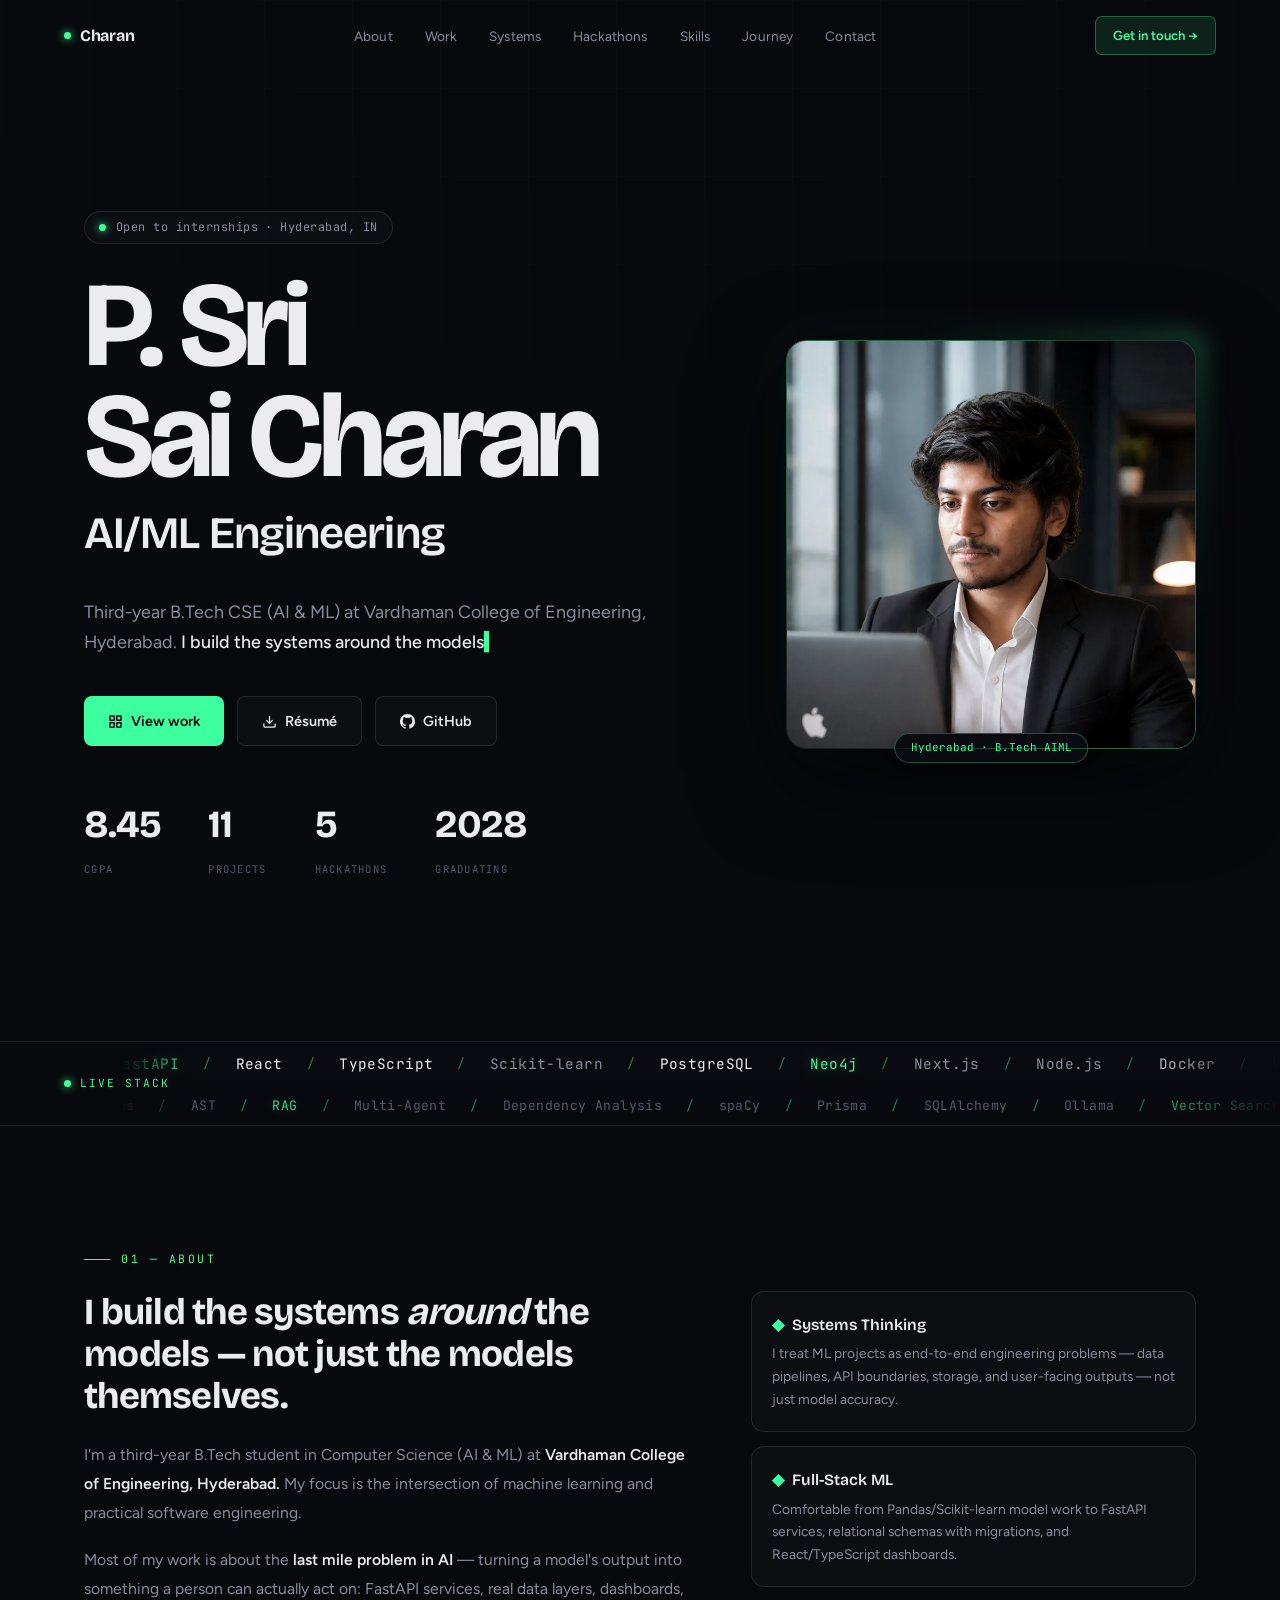
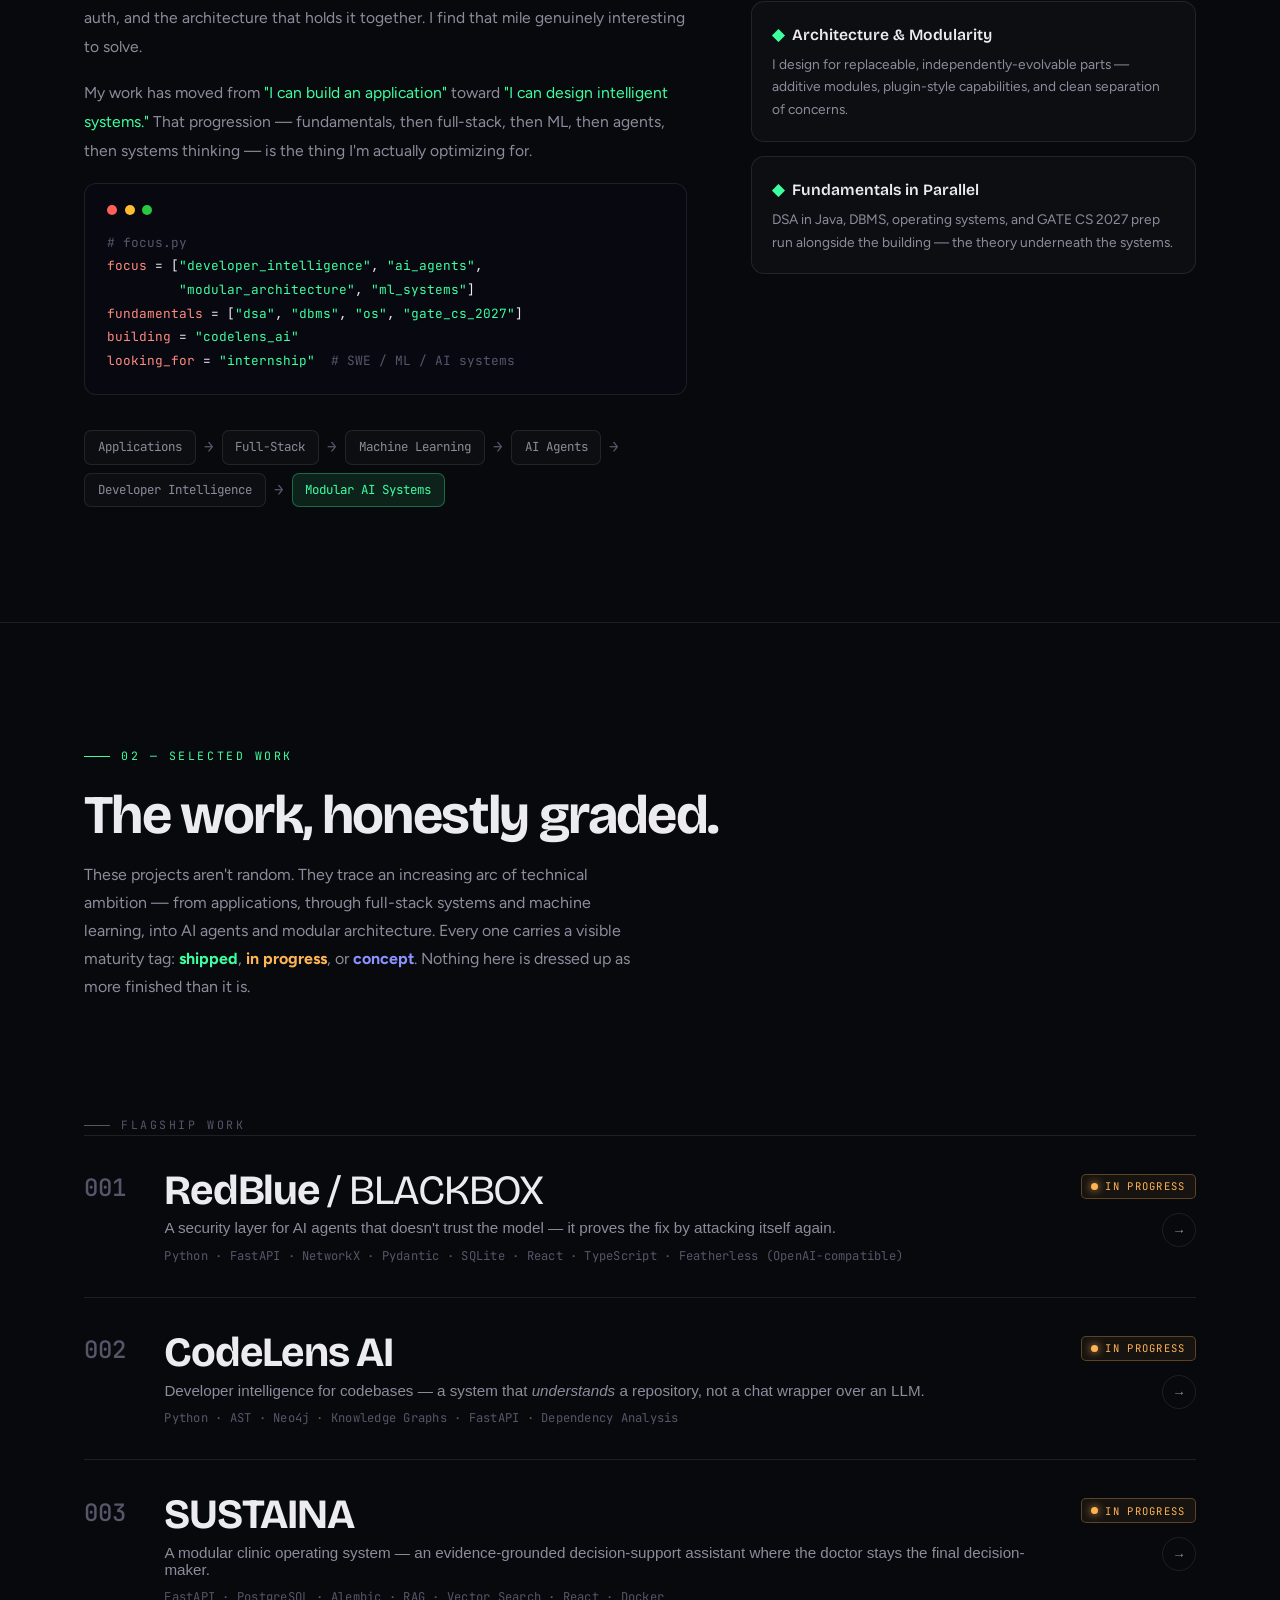
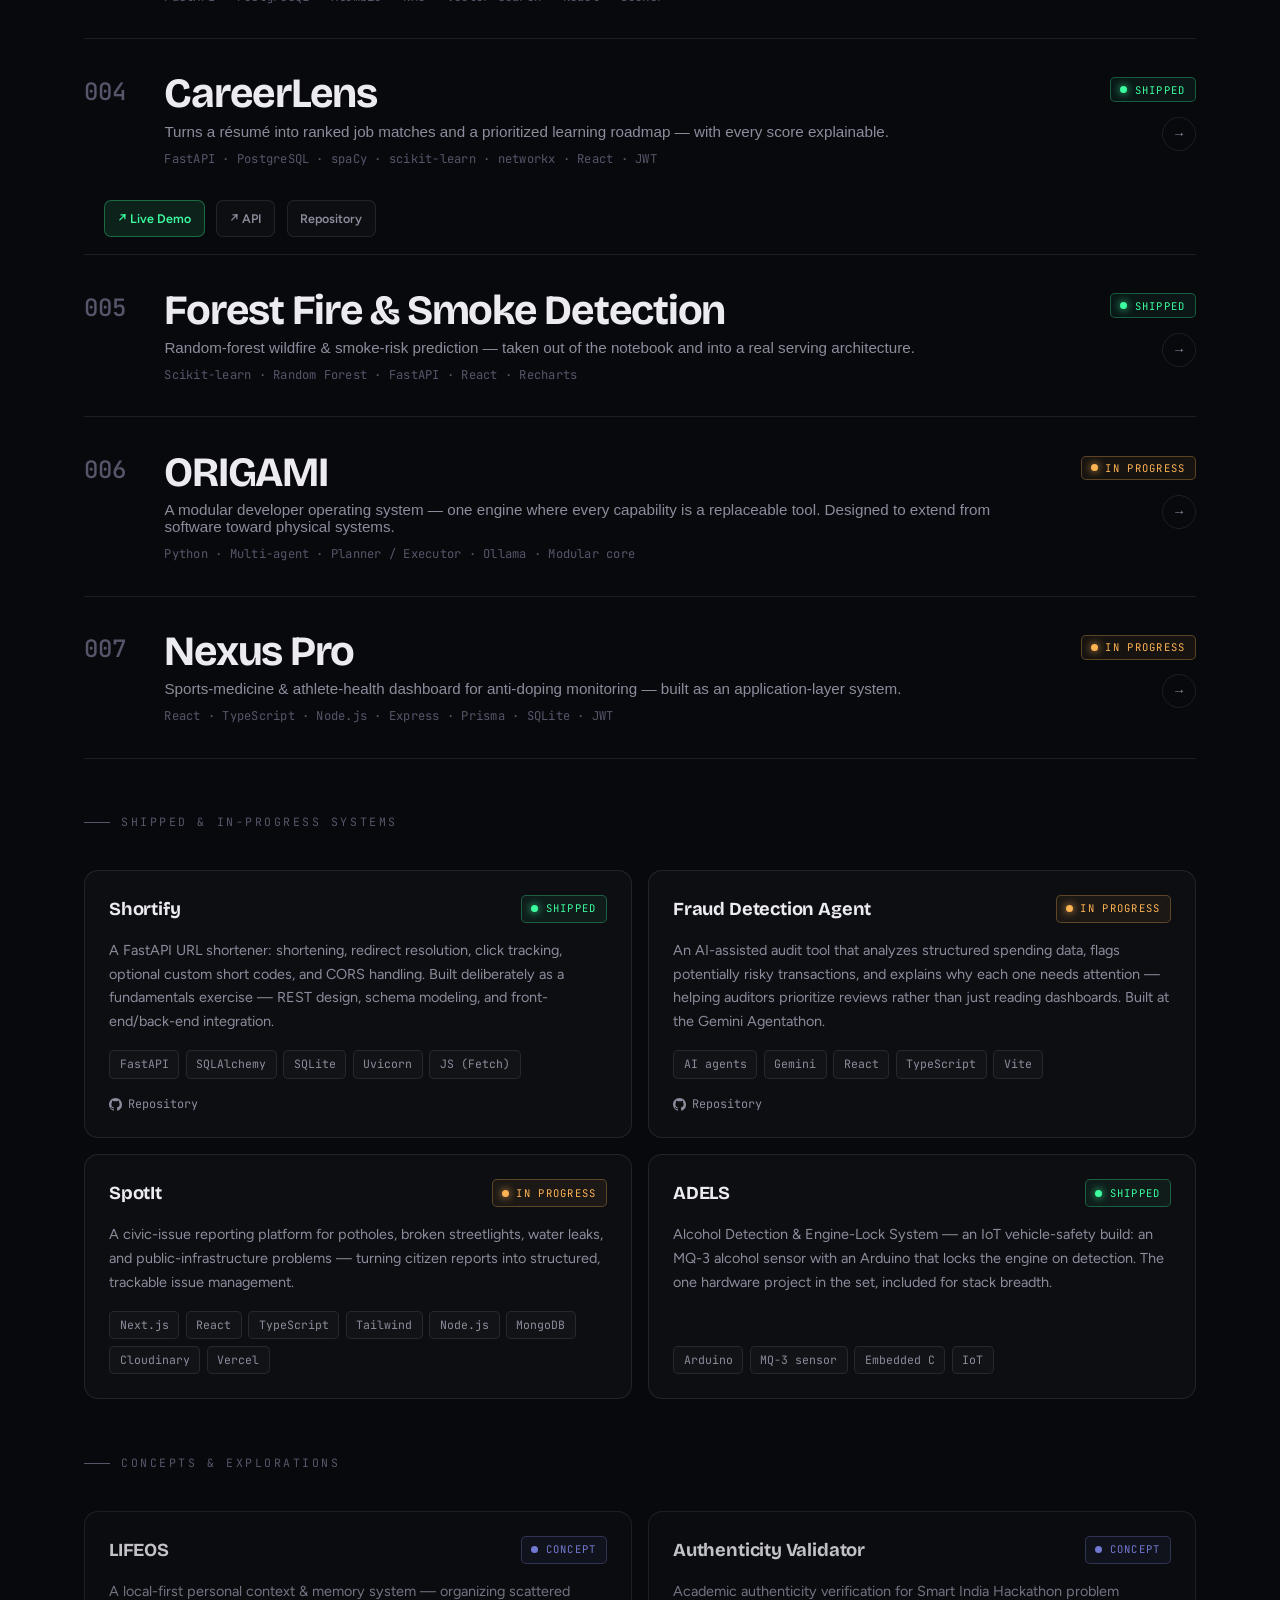
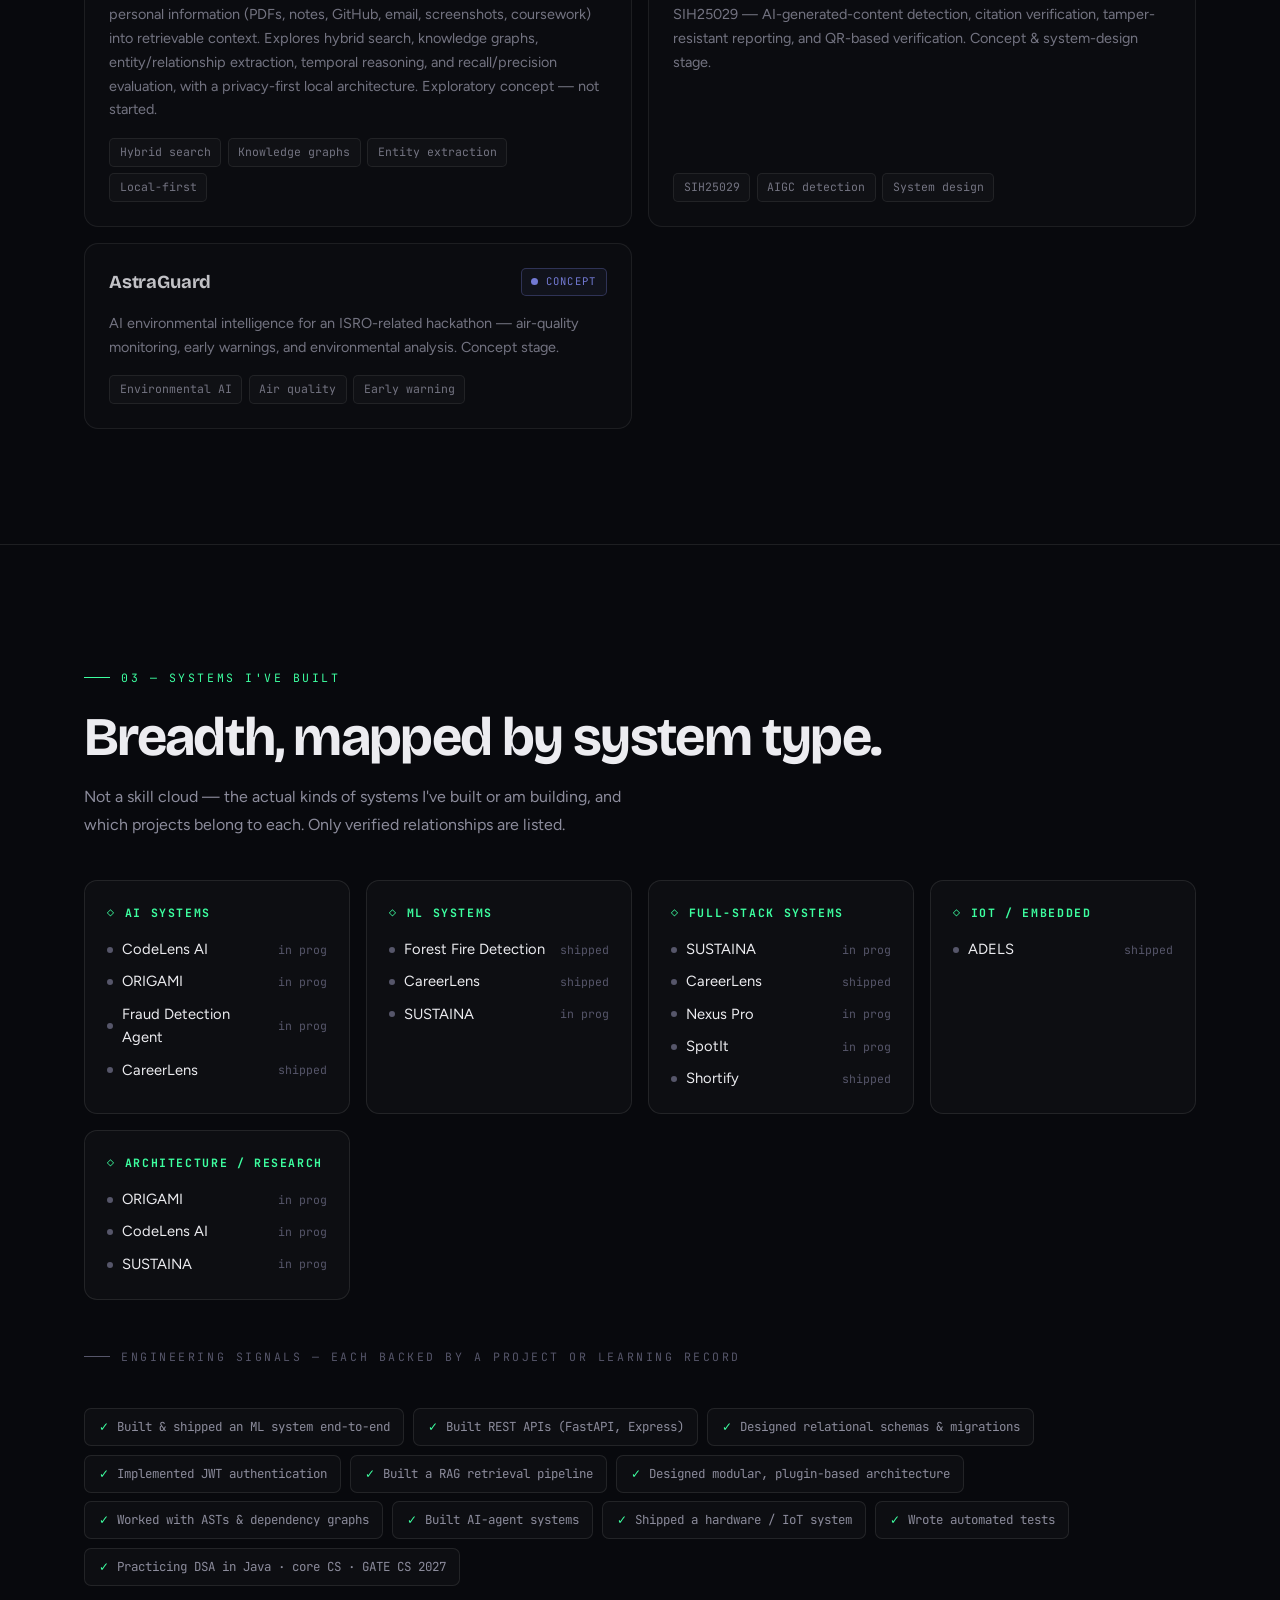
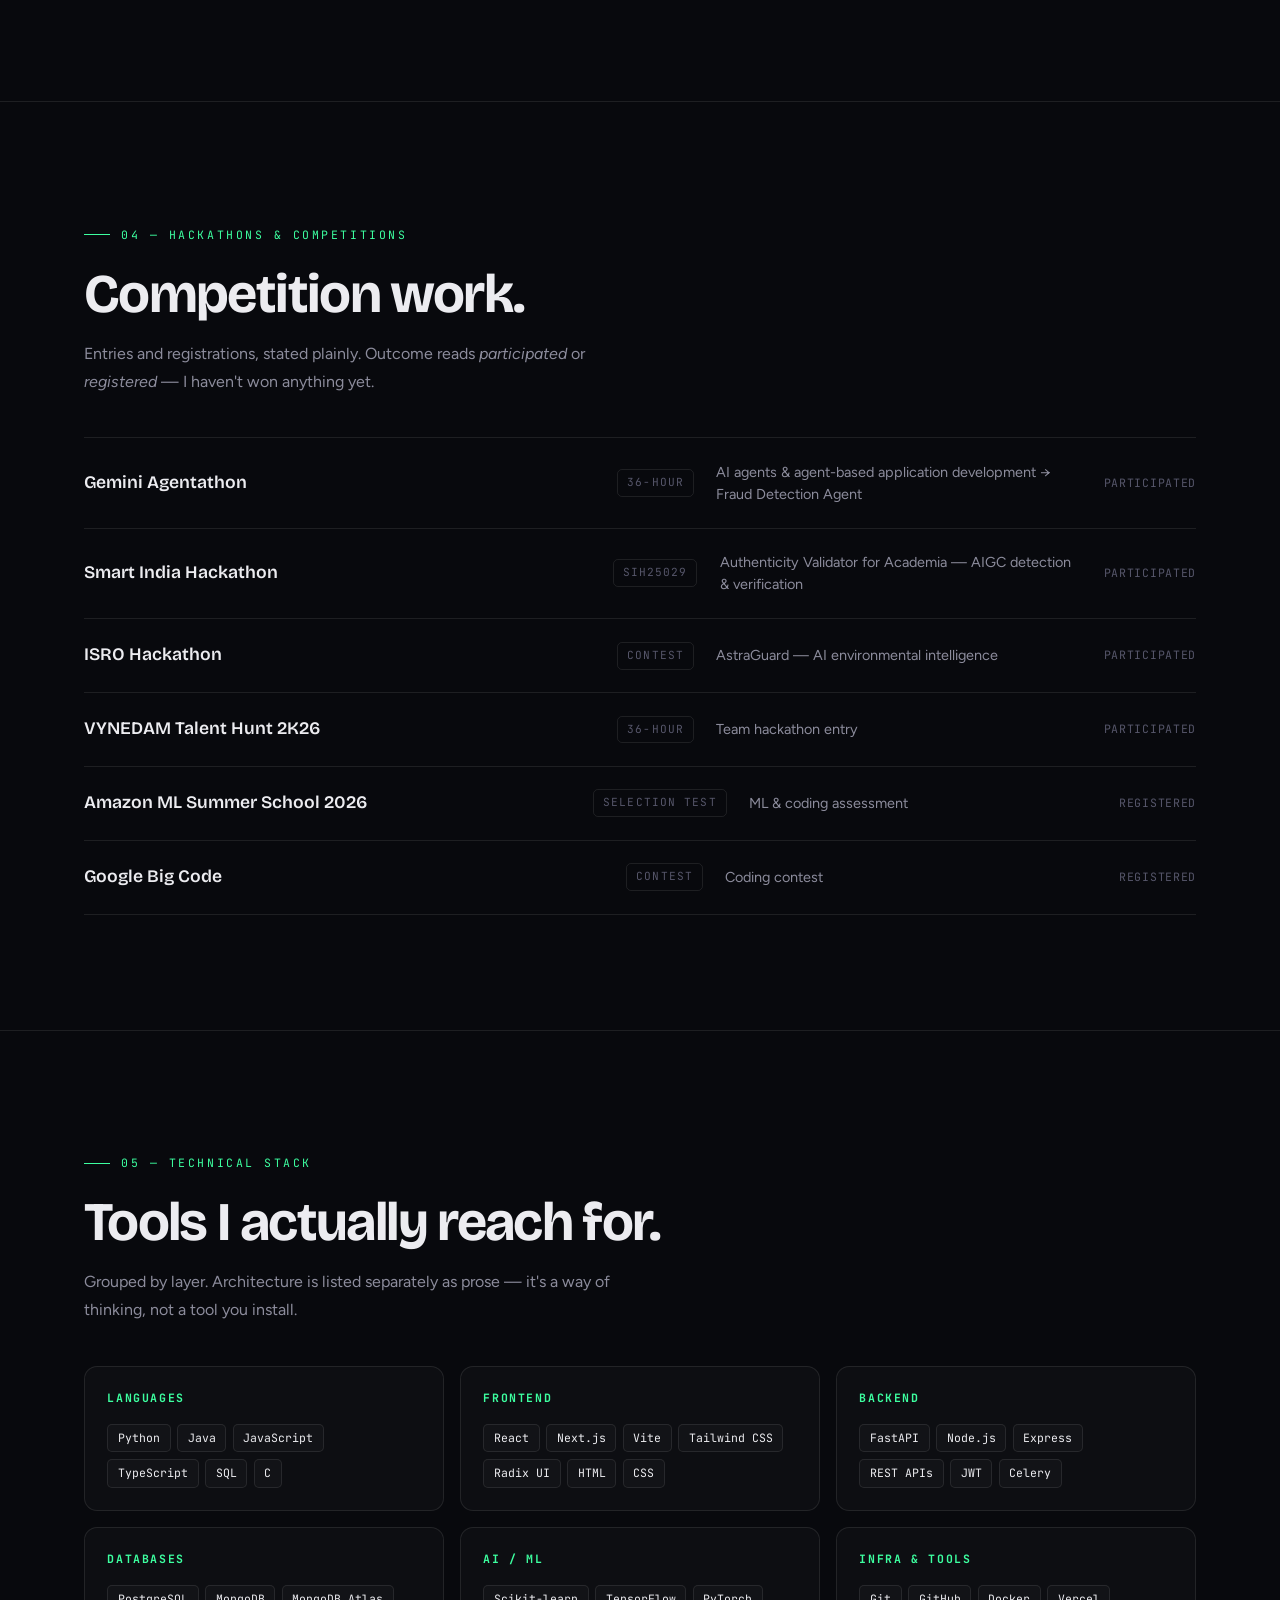
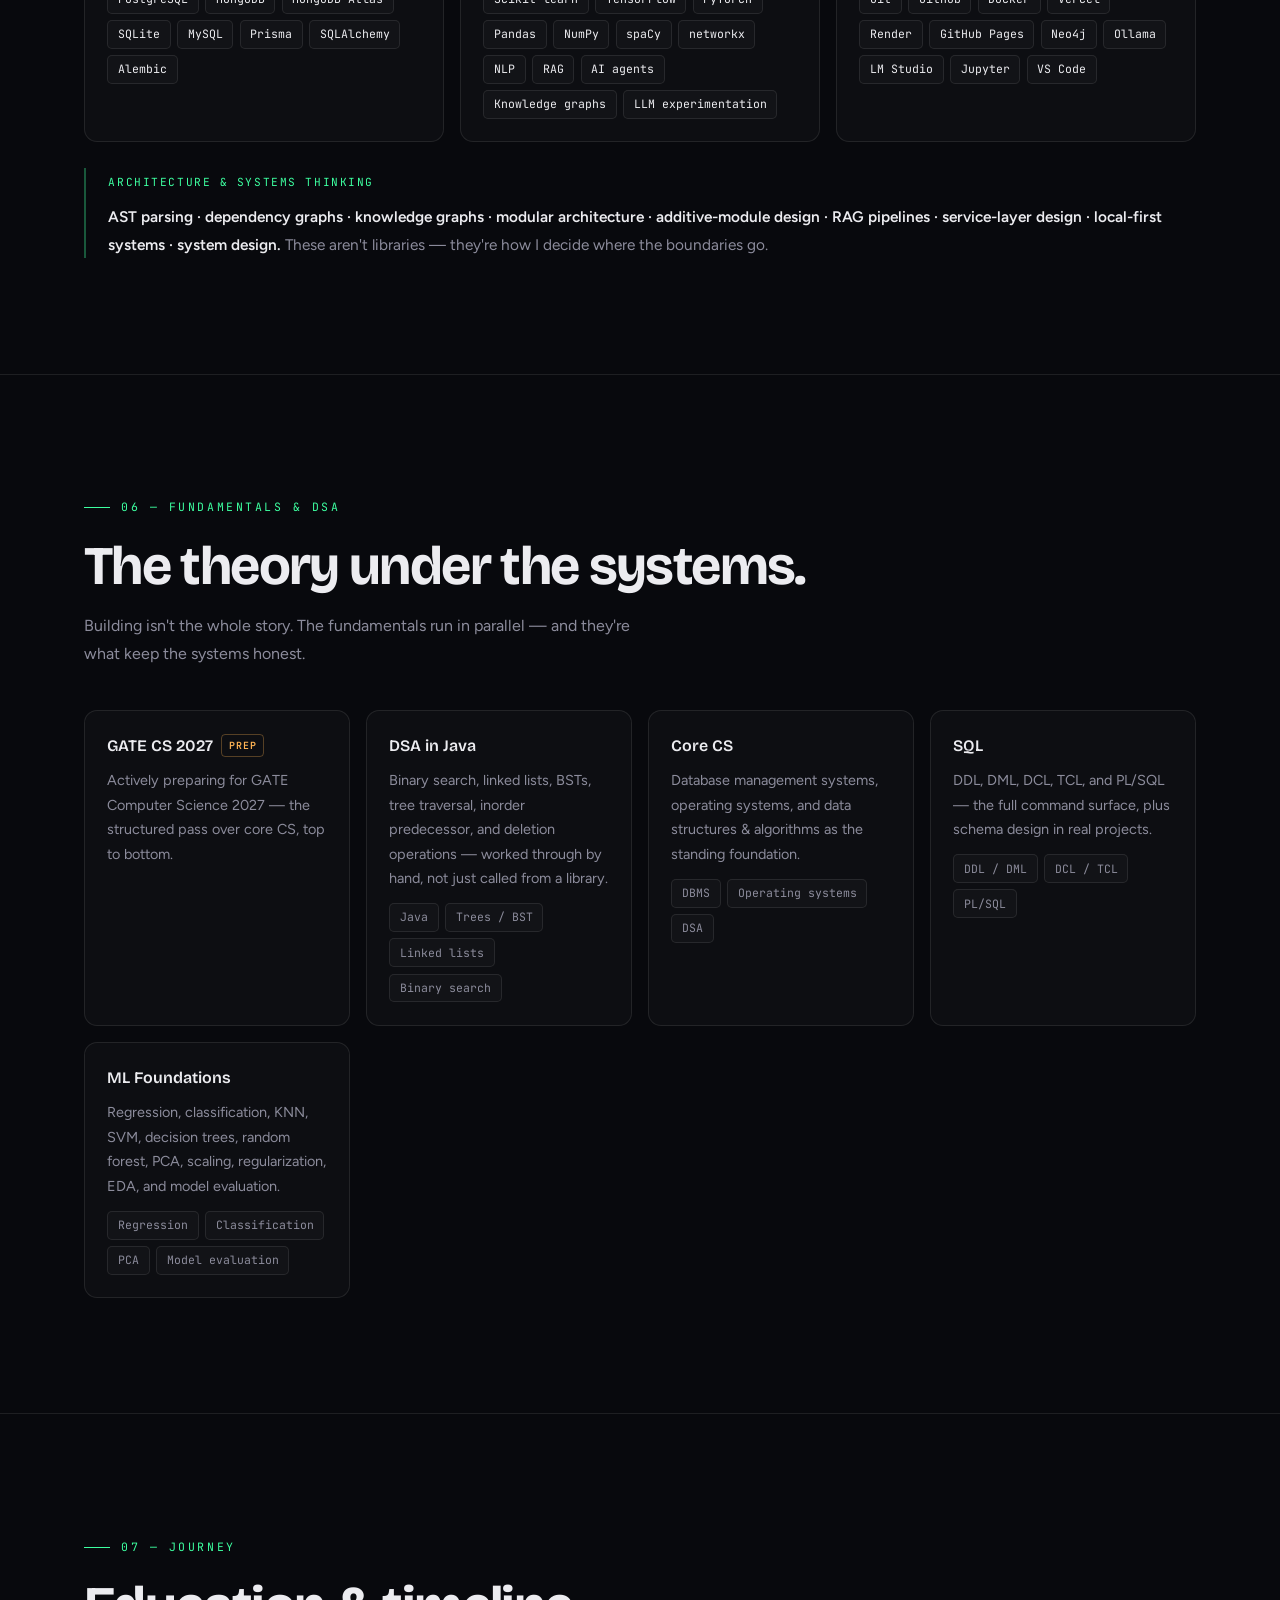
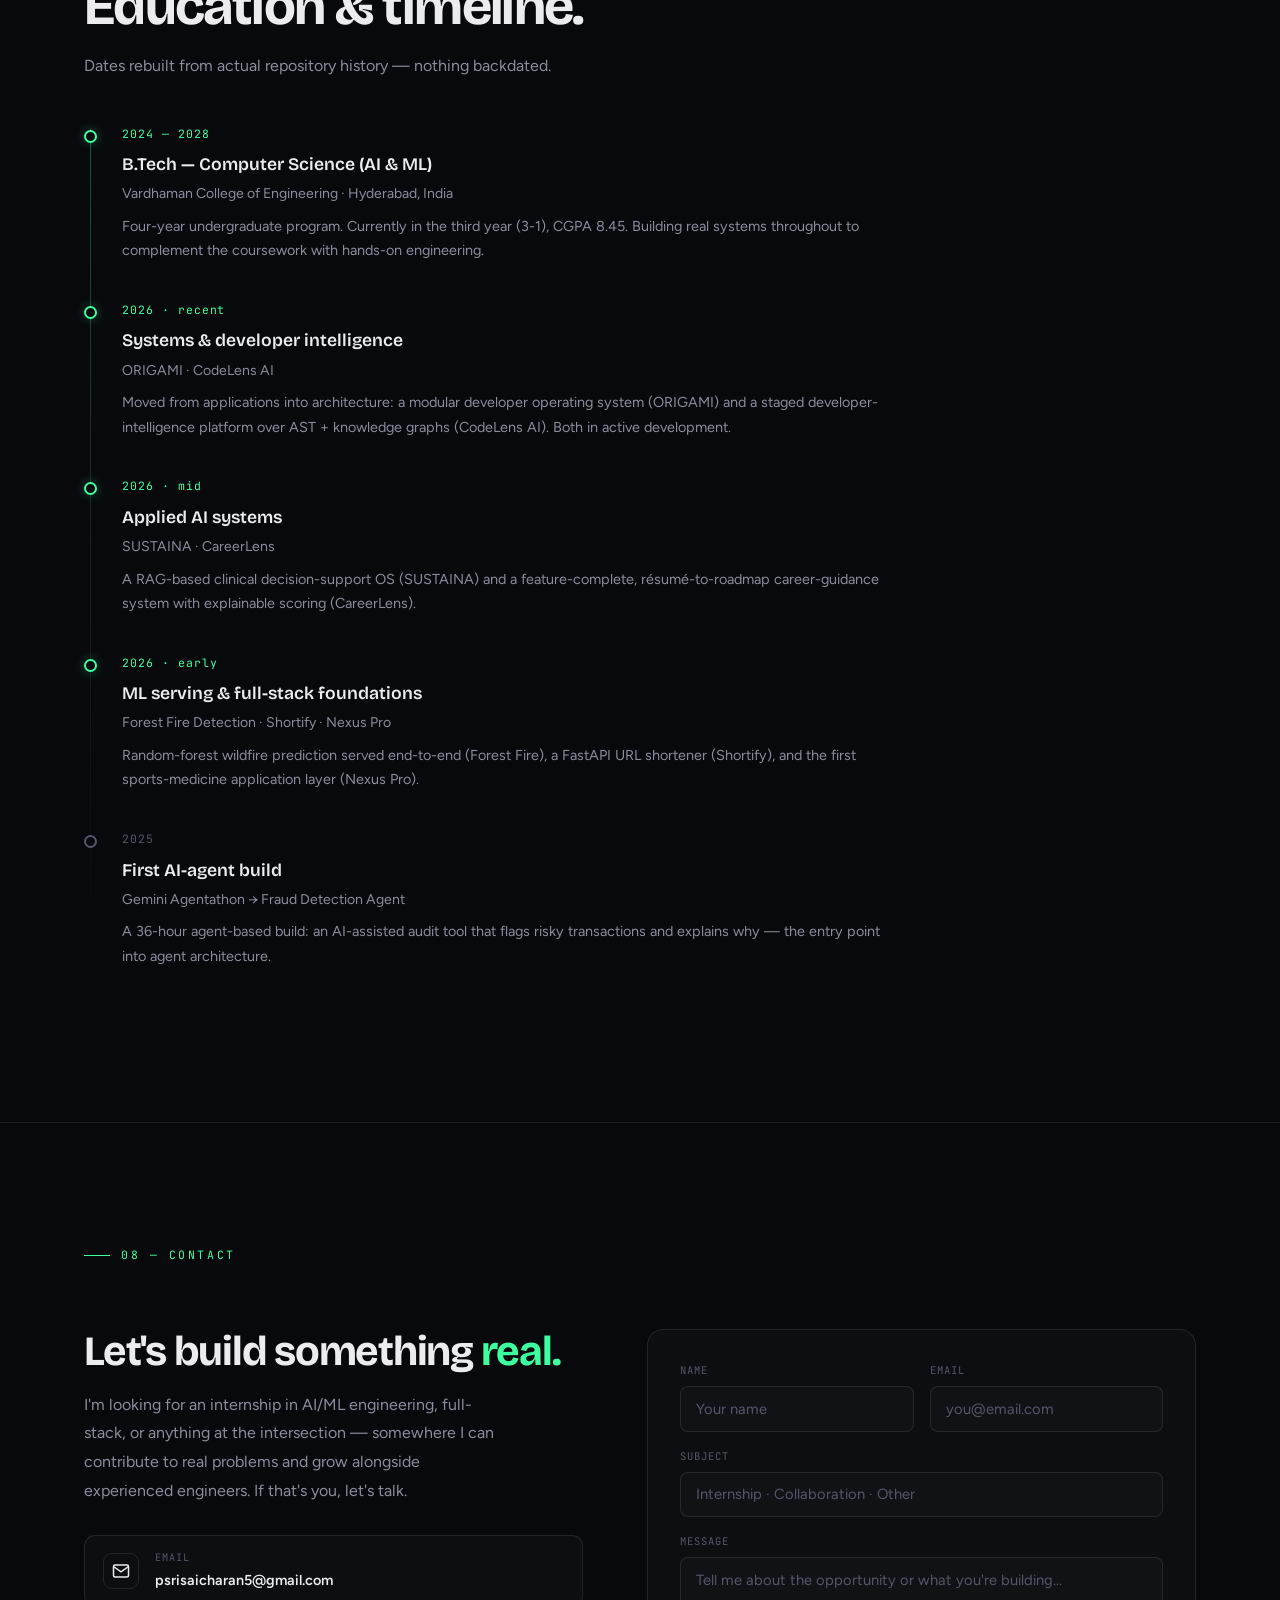
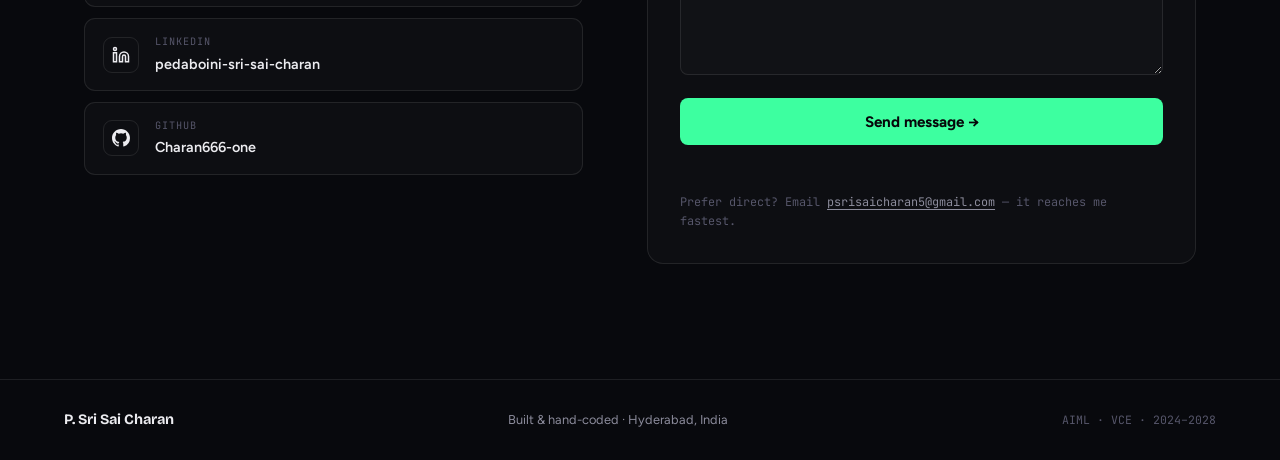
<file: index.html>
<!DOCTYPE html>
<html lang="en">
<head>
<meta charset="UTF-8">
<meta name="viewport" content="width=device-width, initial-scale=1.0">
<title>P. Sri Sai Charan — AI/ML Engineer | Portfolio</title>

<meta name="description" content="P. Sri Sai Charan — third-year B.Tech CSE (AI & ML) student at Vardhaman College of Engineering, Hyderabad. I build the systems around the models: developer intelligence, AI agents, ML serving, and modular architecture.">
<meta name="author" content="P. Sri Sai Charan">
<meta name="theme-color" content="#08090D">
<link rel="canonical" href="https://charan666-one.github.io/portfolio/">

<!-- Open Graph -->
<meta property="og:type" content="website">
<meta property="og:site_name" content="P. Sri Sai Charan">
<meta property="og:title" content="P. Sri Sai Charan — AI/ML Engineer">
<meta property="og:description" content="I build the systems around the models. Developer intelligence, AI agents, ML serving, and modular architecture — from a third-year AI/ML engineering student in Hyderabad.">
<meta property="og:url" content="https://charan666-one.github.io/portfolio/">
<meta property="og:image" content="https://charan666-one.github.io/portfolio/og.png">
<meta property="og:image:width" content="1200">
<meta property="og:image:height" content="630">

<!-- Twitter -->
<meta name="twitter:card" content="summary_large_image">
<meta name="twitter:title" content="P. Sri Sai Charan — AI/ML Engineer">
<meta name="twitter:description" content="I build the systems around the models. Developer intelligence, AI agents, ML serving, and modular architecture.">
<meta name="twitter:image" content="https://charan666-one.github.io/portfolio/og.png">

<link rel="icon" href="favicon.ico" sizes="any">
<link rel="apple-touch-icon" href="icon-180.png">

<link rel="preconnect" href="https://fonts.googleapis.com">
<link rel="preconnect" href="https://fonts.gstatic.com" crossorigin>
<link href="https://fonts.googleapis.com/css2?family=Bricolage+Grotesque:opsz,wght@12..96,400;12..96,500;12..96,600;12..96,700;12..96,800&family=Figtree:wght@300;400;500;600&family=JetBrains+Mono:wght@400;500&display=swap" rel="stylesheet">

<link rel="stylesheet" href="styles.css">
</head>
<body>

<div class="bg-grid" aria-hidden="true"></div>
<div id="progress" aria-hidden="true"></div>

<!-- ============================ NAV ============================ -->
<nav class="nav" id="nav" aria-label="Primary">
  <a href="#top" class="brand"><span class="dot" aria-hidden="true"></span>Charan</a>
  <ul class="nav-links">
    <li><a href="#about">About</a></li>
    <li><a href="#work">Work</a></li>
    <li><a href="#systems">Systems</a></li>
    <li><a href="#hackathons">Hackathons</a></li>
    <li><a href="#skills">Skills</a></li>
    <li><a href="#journey">Journey</a></li>
    <li><a href="#contact">Contact</a></li>
  </ul>
  <a href="#contact" class="nav-cta">Get in touch →</a>
  <button class="menu-btn" id="menuBtn" aria-label="Open menu" aria-expanded="false"><span></span><span></span><span></span></button>
</nav>

<div class="mobile-menu" id="mobileMenu">
  <button class="mobile-close" id="mobileClose" aria-label="Close menu">✕</button>
  <a href="#about">About</a>
  <a href="#work">Work</a>
  <a href="#systems">Systems</a>
  <a href="#hackathons">Hackathons</a>
  <a href="#skills">Skills</a>
  <a href="#journey">Journey</a>
  <a href="#contact">Contact</a>
</div>

<main id="top">

<!-- ============================ HERO ============================ -->
<header class="hero section" style="border-top:none">
  <div class="wrap hero-inner">
    <div class="hero-copy">
      <span class="pill"><span class="live" aria-hidden="true"></span>Open to internships · Hyderabad, IN</span>
      <h1 class="hero-name">P. Sri Sai&nbsp;Charan</h1>
      <p class="hero-role"><b>AI/ML Engineering</b></p>
      <p class="hero-sub">Third-year B.Tech CSE (AI&nbsp;&amp;&nbsp;ML) at Vardhaman College of Engineering, Hyderabad. <span class="typed" id="typed"></span><span class="caret" aria-hidden="true">▍</span></p>

      <div class="hero-ctas">
        <a href="#work" class="btn btn-primary">
          <svg viewBox="0 0 24 24" fill="none" stroke="currentColor" stroke-width="2.4" aria-hidden="true"><rect x="3" y="3" width="7" height="7" rx="1"/><rect x="14" y="3" width="7" height="7" rx="1"/><rect x="3" y="14" width="7" height="7" rx="1"/><rect x="14" y="14" width="7" height="7" rx="1"/></svg>
          View work
        </a>
        <a href="Resume.pdf?v=2026-09" class="btn btn-ghost" download="P_Sri_Sai_Charan_Resume.pdf">
          <svg viewBox="0 0 24 24" fill="none" stroke="currentColor" stroke-width="2" aria-hidden="true"><path d="M21 15v4a2 2 0 0 1-2 2H5a2 2 0 0 1-2-2v-4"/><polyline points="7 10 12 15 17 10"/><line x1="12" y1="15" x2="12" y2="3"/></svg>
          Résumé
        </a>
        <a href="https://github.com/Charan666-one" class="btn btn-ghost" target="_blank" rel="noopener">
          <svg viewBox="0 0 24 24" fill="currentColor" aria-hidden="true"><path d="M12 0C5.37 0 0 5.37 0 12c0 5.3 3.44 9.8 8.21 11.39.6.11.82-.26.82-.58v-2.03c-3.34.73-4.04-1.61-4.04-1.61-.55-1.39-1.33-1.76-1.33-1.76-1.09-.74.08-.73.08-.73 1.2.08 1.84 1.24 1.84 1.24 1.07 1.83 2.81 1.3 3.5.99.11-.78.42-1.3.76-1.6-2.67-.3-5.47-1.33-5.47-5.93 0-1.31.47-2.38 1.24-3.22-.13-.3-.54-1.52.11-3.18 0 0 1.01-.32 3.3 1.23a11.5 11.5 0 0 1 6 0c2.29-1.55 3.3-1.23 3.3-1.23.65 1.66.24 2.88.12 3.18.77.84 1.23 1.91 1.23 3.22 0 4.61-2.81 5.63-5.49 5.92.43.37.81 1.1.81 2.22v3.29c0 .32.22.7.83.58A12 12 0 0 0 24 12c0-6.63-5.37-12-12-12z"/></svg>
          GitHub
        </a>
      </div>

      <div class="hero-stats">
        <div class="stat"><div class="num">8.45</div><div class="lbl">CGPA</div></div>
        <div class="stat"><div class="num">11</div><div class="lbl">Projects</div></div>
        <div class="stat"><div class="num">5</div><div class="lbl">Hackathons</div></div>
        <div class="stat"><div class="num">2028</div><div class="lbl">Graduating</div></div>
      </div>
    </div>

    <figure class="hero-photo">
      <picture>
        <source srcset="Profile.webp" type="image/webp">
        <img src="Profile.jpeg" alt="Portrait of P. Sri Sai Charan" width="330" height="330" fetchpriority="high">
      </picture>
      <figcaption>Hyderabad · B.Tech AIML</figcaption>
    </figure>
  </div>
</header>

<!-- ticker -->
<div class="ticker" aria-hidden="true">
  <div class="ticker-tag"><span class="tk-dot"></span>Live&nbsp;Stack</div>
  <div class="ticker-rows">
    <div class="ticker-mask">
      <div class="ticker-track a">
        <span class="ti hot">Python</span><span class="ti hot">FastAPI</span><span class="ti key">React</span><span class="ti key">TypeScript</span><span class="ti">Scikit-learn</span><span class="ti key">PostgreSQL</span><span class="ti hot">Neo4j</span><span class="ti">Next.js</span><span class="ti">Node.js</span><span class="ti key">Docker</span><span class="ti">Vite</span><span class="ti">Tailwind</span>
        <span class="ti hot">Python</span><span class="ti hot">FastAPI</span><span class="ti key">React</span><span class="ti key">TypeScript</span><span class="ti">Scikit-learn</span><span class="ti key">PostgreSQL</span><span class="ti hot">Neo4j</span><span class="ti">Next.js</span><span class="ti">Node.js</span><span class="ti key">Docker</span><span class="ti">Vite</span><span class="ti">Tailwind</span>
      </div>
    </div>
    <div class="ticker-mask">
      <div class="ticker-track b">
        <span class="ti hot">Knowledge Graphs</span><span class="ti">AST</span><span class="ti hot">RAG</span><span class="ti">Multi-Agent</span><span class="ti">Dependency Analysis</span><span class="ti">spaCy</span><span class="ti">Prisma</span><span class="ti">SQLAlchemy</span><span class="ti">Ollama</span><span class="ti hot">Vector Search</span><span class="ti">JWT</span><span class="ti">networkx</span>
        <span class="ti hot">Knowledge Graphs</span><span class="ti">AST</span><span class="ti hot">RAG</span><span class="ti">Multi-Agent</span><span class="ti">Dependency Analysis</span><span class="ti">spaCy</span><span class="ti">Prisma</span><span class="ti">SQLAlchemy</span><span class="ti">Ollama</span><span class="ti hot">Vector Search</span><span class="ti">JWT</span><span class="ti">networkx</span>
      </div>
    </div>
  </div>
</div>

<!-- ============================ ABOUT ============================ -->
<section id="about" class="section">
  <div class="wrap">
    <span class="label rv">01 — About</span>
    <div class="about-grid">
      <div class="about-copy">
        <h2 class="rv">I build the systems <em>around</em> the models — not just the models themselves.</h2>
        <p class="rv d1">I'm a third-year B.Tech student in Computer Science (AI&nbsp;&amp;&nbsp;ML) at <strong>Vardhaman College of Engineering, Hyderabad.</strong> My focus is the intersection of machine learning and practical software engineering.</p>
        <p class="rv d2">Most of my work is about the <strong>last mile problem in AI</strong> — turning a model's output into something a person can actually act on: FastAPI services, real data layers, dashboards, auth, and the architecture that holds it together. I find that mile genuinely interesting to solve.</p>
        <p class="rv d3">My work has moved from <em>"I can build an application"</em> toward <em>"I can design intelligent systems."</em> That progression — fundamentals, then full-stack, then ML, then agents, then systems thinking — is the thing I'm actually optimizing for.</p>

        <div class="code rv d3" role="img" aria-label="Focus areas summarized as a code block">
          <div class="bar" aria-hidden="true"><i style="background:#FF5F57"></i><i style="background:#FEBC2E"></i><i style="background:#28C840"></i></div>
          <div><span class="cm"># focus.py</span></div>
          <div><span class="k">focus</span> = [<span class="s">"developer_intelligence"</span>, <span class="s">"ai_agents"</span>,</div>
          <div>&nbsp;&nbsp;&nbsp;&nbsp;&nbsp;&nbsp;&nbsp;&nbsp;&nbsp;<span class="s">"modular_architecture"</span>, <span class="s">"ml_systems"</span>]</div>
          <div><span class="k">fundamentals</span> = [<span class="s">"dsa"</span>, <span class="s">"dbms"</span>, <span class="s">"os"</span>, <span class="s">"gate_cs_2027"</span>]</div>
          <div><span class="k">building</span> = <span class="s">"codelens_ai"</span></div>
          <div><span class="k">looking_for</span> = <span class="s">"internship"</span>&nbsp;&nbsp;<span class="cm"># SWE / ML / AI systems</span></div>
        </div>

        <div class="trajectory rv d4" aria-label="Engineering trajectory">
          <span class="step">Applications</span><span class="arrow">→</span>
          <span class="step">Full-Stack</span><span class="arrow">→</span>
          <span class="step">Machine Learning</span><span class="arrow">→</span>
          <span class="step">AI Agents</span><span class="arrow">→</span>
          <span class="step">Developer Intelligence</span><span class="arrow">→</span>
          <span class="step now">Modular AI Systems</span>
        </div>
      </div>

      <div class="about-cards">
        <div class="cap rv">
          <h3><span class="ic" aria-hidden="true">◆</span>Systems Thinking</h3>
          <p>I treat ML projects as end-to-end engineering problems — data pipelines, API boundaries, storage, and user-facing outputs — not just model accuracy.</p>
        </div>
        <div class="cap rv d1">
          <h3><span class="ic" aria-hidden="true">◆</span>Full-Stack ML</h3>
          <p>Comfortable from Pandas/Scikit-learn model work to FastAPI services, relational schemas with migrations, and React/TypeScript dashboards.</p>
        </div>
        <div class="cap rv d2">
          <h3><span class="ic" aria-hidden="true">◆</span>Architecture &amp; Modularity</h3>
          <p>I design for replaceable, independently-evolvable parts — additive modules, plugin-style capabilities, and clean separation of concerns.</p>
        </div>
        <div class="cap rv d3">
          <h3><span class="ic" aria-hidden="true">◆</span>Fundamentals in Parallel</h3>
          <p>DSA in Java, DBMS, operating systems, and GATE CS 2027 prep run alongside the building — the theory underneath the systems.</p>
        </div>
      </div>
    </div>
  </div>
</section>

<!-- ============================ WORK ============================ -->
<section id="work" class="section">
  <div class="wrap">
    <span class="label rv">02 — Selected Work</span>
    <h2 class="h-sec rv">The work, honestly graded.</h2>
    <p class="sub rv d1">These projects aren't random. They trace an increasing arc of technical ambition — from applications, through full-stack systems and machine learning, into AI agents and modular architecture. Every one carries a visible maturity tag: <strong style="color:var(--st-shipped)">shipped</strong>, <strong style="color:var(--st-progress)">in&nbsp;progress</strong>, or <strong style="color:var(--st-concept)">concept</strong>. Nothing here is dressed up as more finished than it is.</p>

    <!-- FILTER -->
    <div class="filters rv d2" role="group" aria-label="Filter projects">
      <button class="filter" data-filter="all" aria-pressed="true">All</button>
      <button class="filter" data-filter="flagship" aria-pressed="false">Flagship</button>
      <button class="filter" data-filter="shipped" aria-pressed="false">Shipped</button>
      <button class="filter" data-filter="progress" aria-pressed="false">In progress</button>
      <button class="filter" data-filter="concept" aria-pressed="false">Concept</button>
      <button class="filter" data-filter="ai" aria-pressed="false">AI / ML</button>
      <button class="filter" data-filter="fullstack" aria-pressed="false">Full-stack</button>
      <button class="filter" data-filter="systems" aria-pressed="false">Systems</button>
      <button class="filter" data-filter="iot" aria-pressed="false">IoT</button>
    </div>

    <!-- ===== FLAGSHIP INDEX ===== -->
    <p class="label muted rv" style="margin-bottom:0">Flagship work</p>
    <div class="index" id="flagship">

      <!-- 001 REDBLUE / BLACKBOX -->
      <article class="entry rv" data-flag="flagship" data-status="progress" data-cat="ai systems fullstack">
        <button class="entry-head" aria-expanded="false" aria-controls="d-redblue">
          <span class="entry-num">001</span>
          <span class="entry-main">
            <span class="entry-title">RedBlue <span class="muted" style="font-weight:400">/ BLACKBOX</span></span>
            <span class="entry-pos">A security layer for AI agents that doesn't trust the model — it proves the fix by attacking itself again.</span>
            <span class="entry-tech">Python · FastAPI · NetworkX · Pydantic · SQLite · React · TypeScript · Featherless (OpenAI-compatible)</span>
          </span>
          <span class="entry-right">
            <span class="status progress"><span class="sd" aria-hidden="true"></span>In progress</span>
            <span class="entry-arrow" aria-hidden="true">→</span>
          </span>
        </button>
        <div class="entry-detail" id="d-redblue"><div class="detail-inner"><div class="detail-body">
          <div class="detail-grid">
            <div>
              <div class="detail-block"><span class="k">The problem</span><p>Give an AI agent tools — a CRM, an inbox, a database — then feed it untrusted content, and a malicious document can hijack its decision-making. This is indirect prompt injection (OWASP&nbsp;LLM01). Conventional security can't see it, because nothing is technically "hacked": the agent simply decides to do harm using access it legitimately has.</p></div>
              <div class="detail-block"><span class="k">The approach</span><p>The governing rule is <strong style="color:var(--ink)">the LLM is never the security authority</strong>. A deterministic engine establishes every security fact — execution graph, detection, reachability, blast radius, defense selection, verification. The LLM only writes the human explanation, and its output is provenance-checked: any event ID it references that doesn't exist in the supplied evidence is rejected outright, and the system falls back to a deterministic report rather than trusting it.</p></div>
              <div class="detail-block"><span class="k">Key decision</span><p>A defense isn't trusted because it sounds right — it's trusted because it was <em>re-tested</em>. After choosing the cheapest intervention that provably severs the attack path (blocking one destination, not killing the agent), the system replays the identical attack against a live target agent with runtime enforcement active, and only reports success if the path is genuinely blocked.</p></div>
            </div>
            <div>
              <div class="arch">
                <div class="arch-h">Deterministic pipeline</div>
                <div class="flow">
                  <b>Events</b><span class="fa">→</span><b>Graph</b><span class="fa">→</span><b>Detect</b><span class="fa">→</span><b>Blast radius</b><span class="fa">→</span><b>What-if</b><span class="fa">→</span><b>Defend</b><span class="fa">→</span><b>Re-attack</b><span class="fa">→</span><b>Verify</b>
                </div>
              </div>
              <div class="ledger" style="margin-top:1.3rem">
                <div class="lg-h built">What I actually built</div>
                <ul>
                  <li class="done"><span class="m">✓</span>Deterministic execution graph over agent events — lineage from causal parent links, never timestamps</li>
                  <li class="done"><span class="m">✓</span>Reachability &amp; blast-radius analysis: what a compromised agent can actually touch</li>
                  <li class="done"><span class="m">✓</span>Counterfactual what-if engine that re-runs the real detection stack per candidate defense</li>
                  <li class="done"><span class="m">✓</span>Minimum-effective intervention selection — cheapest defense that provably severs the path</li>
                  <li class="done"><span class="m">✓</span>Self-verifying defense: controlled re-attack against a live target agent with runtime enforcement</li>
                  <li class="done"><span class="m">✓</span>LLM investigation layer with schema validation, provenance checks and an offline deterministic fallback</li>
                  <li class="done"><span class="m">✓</span>React dashboard: execution graph, blast radius, what-if simulation, verification</li>
                  <li class="done"><span class="m">✓</span><strong style="color:var(--ink)">335 automated tests passing</strong>, with zero network calls in the suite</li>
                </ul>
                <div class="lg-h todo">Not yet</div>
                <ul>
                  <li class="pend"><span class="m">○</span>Failure-pattern memory stores and recalls patterns, but doesn't yet feed the protection decision</li>
                  <li class="pend"><span class="m">○</span>Agent-observer SDK and self-protection / safe-mode remain stubs</li>
                  <li class="pend"><span class="m">○</span>One attack scenario proven end-to-end; broader detector coverage still to come</li>
                </ul>
              </div>
              <div class="detail-block" style="margin-top:1.3rem"><span class="k">Tech</span>
                <div class="chips"><span class="chip">Python</span><span class="chip">FastAPI</span><span class="chip">NetworkX</span><span class="chip">Pydantic</span><span class="chip">SQLite</span><span class="chip">React</span><span class="chip">TypeScript</span><span class="chip">Tailwind</span><span class="chip">Vite</span><span class="chip">pytest</span><span class="chip">LLM integration</span></div>
              </div>
              <div class="detail-links">
                <a class="dlink" href="https://github.com/MatamAkshith/Red_Blue" target="_blank" rel="noopener"><svg viewBox="0 0 24 24" fill="currentColor" aria-hidden="true"><path d="M12 0C5.37 0 0 5.37 0 12c0 5.3 3.44 9.8 8.21 11.39.6.11.82-.26.82-.58v-2.03c-3.34.73-4.04-1.61-4.04-1.61-.55-1.39-1.33-1.76-1.33-1.76-1.09-.74.08-.73.08-.73 1.2.08 1.84 1.24 1.84 1.24 1.07 1.83 2.81 1.3 3.5.99.11-.78.42-1.3.76-1.6-2.67-.3-5.47-1.33-5.47-5.93 0-1.31.47-2.38 1.24-3.22-.13-.3-.54-1.52.11-3.18 0 0 1.01-.32 3.3 1.23a11.5 11.5 0 0 1 6 0c2.29-1.55 3.3-1.23 3.3-1.23.65 1.66.24 2.88.12 3.18.77.84 1.23 1.91 1.23 3.22 0 4.61-2.81 5.63-5.49 5.92.43.37.81 1.1.81 2.22v3.29c0 .32.22.7.83.58A12 12 0 0 0 24 12c0-6.63-5.37-12-12-12z"/></svg>Repository</a>
              </div>
              <p class="note">Built for HackWave&nbsp;3.0 as a two-person team. I own the AI investigation layer, impact/blast-radius analysis, the what-if → intervention → re-attack → verification loop, and pattern memory.</p>
            </div>
          </div>
        </div></div></div>
      </article>

      <!-- 002 CODELENS -->
      <article class="entry rv" data-flag="flagship" data-status="progress" data-cat="ai systems">
        <button class="entry-head" aria-expanded="false" aria-controls="d-codelens">
          <span class="entry-num">002</span>
          <span class="entry-main">
            <span class="entry-title">CodeLens AI</span>
            <span class="entry-pos">Developer intelligence for codebases — a system that <em>understands</em> a repository, not a chat wrapper over an LLM.</span>
            <span class="entry-tech">Python · AST · Neo4j · Knowledge Graphs · FastAPI · Dependency Analysis</span>
          </span>
          <span class="entry-right">
            <span class="status progress"><span class="sd" aria-hidden="true"></span>In progress</span>
            <span class="entry-arrow" aria-hidden="true">→</span>
          </span>
        </button>
        <div class="entry-detail" id="d-codelens"><div class="detail-inner"><div class="detail-body">
          <div class="detail-grid">
            <div>
              <div class="detail-block"><span class="k">The problem</span><p>Understanding an unfamiliar codebase is slow. Most "AI for code" tools answer from raw text — they have no real model of a repository's structure, dependencies, or how one piece relates to another. The answer sounds plausible without being grounded in the actual graph of the code.</p></div>
              <div class="detail-block"><span class="k">The approach</span><p>A staged pipeline that builds an explicit model of the code before any reasoning happens: repository parsing → AST analysis → dependency extraction → dependency graphs → code-relationship mapping → a Neo4j knowledge graph → AI-assisted reasoning on top of that graph → developer-facing visualizations. Accuracy and evaluation infrastructure is part of the architecture, not an afterthought — the goal is a measurable technical moat, not a thin wrapper.</p></div>
              <div class="detail-block"><span class="k">What's actually built</span><p><strong style="color:var(--ink)">Milestone&nbsp;1 complete. Staged architecture in active development.</strong> The design is deliberately staged so each layer can be evaluated on its own before the next is added.</p></div>
            </div>
            <div>
              <div class="arch">
                <div class="arch-h">Staged pipeline</div>
                <div class="flow">
                  <b>Parse</b><span class="fa">→</span><b>AST</b><span class="fa">→</span><b>Dependencies</b><span class="fa">→</span><b>Graph</b><span class="fa">→</span><b>Neo4j</b><span class="fa">→</span><b>Reasoning</b><span class="fa">→</span><b>Visualize</b>
                </div>
              </div>
              <div class="detail-block" style="margin-top:1.3rem"><span class="k">Tech</span>
                <div class="chips"><span class="chip">Python</span><span class="chip">AST parsing</span><span class="chip">Neo4j</span><span class="chip">Knowledge graphs</span><span class="chip">FastAPI</span><span class="chip">Dependency analysis</span></div>
              </div>
              <div class="detail-links">
                <a class="dlink" href="https://code-lens-smoky.vercel.app/" target="_blank" rel="noopener"><svg viewBox="0 0 24 24" fill="none" stroke="currentColor" stroke-width="2" aria-hidden="true"><path d="M18 13v6a2 2 0 0 1-2 2H5a2 2 0 0 1-2-2V8a2 2 0 0 1 2-2h6"/><polyline points="15 3 21 3 21 9"/><line x1="10" y1="14" x2="21" y2="3"/></svg>Live app</a>
                <a class="dlink sec" href="https://code-lens-j3t4.onrender.com/" target="_blank" rel="noopener"><svg viewBox="0 0 24 24" fill="none" stroke="currentColor" stroke-width="2" aria-hidden="true"><path d="M18 13v6a2 2 0 0 1-2 2H5a2 2 0 0 1-2-2V8a2 2 0 0 1 2-2h6"/><polyline points="15 3 21 3 21 9"/><line x1="10" y1="14" x2="21" y2="3"/></svg>API</a>
                <a class="dlink sec" href="https://github.com/Charan666-one/CODE-LENS" target="_blank" rel="noopener"><svg viewBox="0 0 24 24" fill="currentColor" aria-hidden="true"><path d="M12 0C5.37 0 0 5.37 0 12c-6.63 0-12 5.37-12 12 0 5.3 3.44 9.8 8.21 11.39.6.11.82-.26.82-.58v-2.03c-3.34.73-4.04-1.61-4.04-1.61-.55-1.39-1.33-1.76-1.33-1.76-1.09-.74.08-.73.08-.73 1.2.08 1.84 1.24 1.84 1.24 1.07 1.83 2.81 1.3 3.5.99.11-.78.42-1.3.76-1.6-2.67-.3-5.47-1.33-5.47-5.93 0-1.31.47-2.38 1.24-3.22.12.84 1.23 3.22 1.23 3.22 0 4.61-2.81 5.63-5.49 5.92.43.37.81 1.1.81 2.22v3.29c0 .32.22.7.83.58A12 12 0 0 0 24 12c0-6.63-5.37-12-12-12z"/></svg>Repository</a>
              </div>
            </div>
          </div>
        </div></div></div>
      </article>

      <!-- 003 SUSTAINA -->
      <article class="entry rv" data-flag="flagship" data-status="progress" data-cat="ai ml fullstack systems">
        <button class="entry-head" aria-expanded="false" aria-controls="d-sustaina">
          <span class="entry-num">003</span>
          <span class="entry-main">
            <span class="entry-title">SUSTAINA</span>
            <span class="entry-pos">A modular clinic operating system — an evidence-grounded decision-support assistant where the doctor stays the final decision-maker.</span>
            <span class="entry-tech">FastAPI · PostgreSQL · Alembic · RAG · Vector Search · React · Docker</span>
          </span>
          <span class="entry-right">
            <span class="status progress"><span class="sd" aria-hidden="true"></span>In progress</span>
            <span class="entry-arrow" aria-hidden="true">→</span>
          </span>
        </button>
        <div class="entry-detail" id="d-sustaina"><div class="detail-inner"><div class="detail-body">
          <div class="detail-grid">
            <div>
              <div class="detail-block"><span class="k">The problem</span><p>Clinical decision-support tools tend to either take the practitioner out of the loop or hand back answers you can't trace. A doctor-facing system needs the opposite: assistance that keeps the clinician in control and makes every recommendation auditable back to its evidence.</p></div>
              <div class="detail-block"><span class="k">The approach &amp; architecture</span><p>A FastAPI backend built as <strong style="color:var(--ink)">additive, API-compatible modules</strong> — new capabilities are added without breaking existing endpoints. PostgreSQL with Alembic migrations (schema is never rebuilt with <code>create_all</code>, so changes never drop data). A RAG pipeline retrieves materia-medica evidence and optionally generates with an LLM. A React + TypeScript Doctor Portal organizes features into independent modules; Celery handles background work; the audit log is tamper-evident and the AI layer surfaces matched symptoms, evidence, and sources.</p></div>
              <div class="detail-block"><span class="k">Key decision</span><p>Graceful degradation was designed in: no LLM key → it returns the retrieved evidence instead of a generated answer; no vector DB → a local file-backed store; no embeddings model → a hashing embedder. The full clinical flow runs on just Python + Postgres.</p></div>
            </div>
            <div>
              <div class="ledger">
                <div class="lg-h built">What I actually built</div>
                <ul>
                  <li class="done"><span class="m">✓</span>FastAPI service with a versioned <code>/api/v1</code> router layer</li>
                  <li class="done"><span class="m">✓</span>SQLAlchemy clinical + admin models (patients, visits, prescriptions, follow-ups, doctors, audit log)</li>
                  <li class="done"><span class="m">✓</span>Alembic migration history &amp; seed pipeline for the knowledge base</li>
                  <li class="done"><span class="m">✓</span>RAG retrieval engine with graceful-degradation fallbacks</li>
                  <li class="done"><span class="m">✓</span>React + TypeScript Doctor Portal; Docker Compose dev stack</li>
                </ul>
                <div class="lg-h todo">Not yet</div>
                <ul>
                  <li class="pend"><span class="m">○</span>Public deployment</li>
                  <li class="pend"><span class="m">○</span>Full materia-medica knowledge-base coverage</li>
                </ul>
              </div>
              <div class="detail-block" style="margin-top:1.3rem"><span class="k">Tech</span>
                <div class="chips"><span class="chip">Python</span><span class="chip">FastAPI</span><span class="chip">SQLAlchemy</span><span class="chip">Alembic</span><span class="chip">PostgreSQL</span><span class="chip">Celery</span><span class="chip">RAG</span><span class="chip">Vector search</span><span class="chip">React</span><span class="chip">TypeScript</span><span class="chip">Docker</span><span class="chip">pytest</span></div>
              </div>
              <div class="detail-links">
                <a class="dlink" href="https://github.com/Charan666-one/PROJECT-SUSTAIN" target="_blank" rel="noopener"><svg viewBox="0 0 24 24" fill="currentColor" aria-hidden="true"><path d="M12 0C5.37 0 0 5.37 0 12c0 5.3 3.44 9.8 8.21 11.39.6.11.82-.26.82-.58v-2.03c-3.34.73-4.04-1.61-4.04-1.61-.55-1.39-1.33-1.76-1.33-1.76-1.09-.74.08-.73.08-.73 1.2.08 1.84 1.24 1.84 1.24 1.07 1.83 2.81 1.3 3.5.99.11-.78.42-1.3.76-1.6-2.67-.3-5.47-1.33-5.47-5.93 0-1.31.47-2.38 1.24-3.22-.13-.3-.54-1.52.11-3.18 0 0 1.01-.32 3.3 1.23a11.5 11.5 0 0 1 6 0c2.29-1.55 3.3-1.23 3.3-1.23.65 1.66.24 2.88.12 3.18.77.84 1.23 1.91 1.23 3.22 0 4.61-2.81 5.63-5.49 5.92.43.37.81 1.1.81 2.22v3.29c0 .32.22.7.83.58A12 12 0 0 0 24 12c0-6.63-5.37-12-12-12z"/></svg>Repository</a>
              </div>
            </div>
          </div>
        </div></div></div>
      </article>

      <!-- 004 CAREERLENS -->
      <article class="entry rv" data-flag="flagship" data-status="shipped" data-cat="ai ml fullstack">
        <button class="entry-head" aria-expanded="false" aria-controls="d-careerlens">
          <span class="entry-num">004</span>
          <span class="entry-main">
            <span class="entry-title">CareerLens</span>
            <span class="entry-pos">Turns a résumé into ranked job matches and a prioritized learning roadmap — with every score explainable.</span>
            <span class="entry-tech">FastAPI · PostgreSQL · spaCy · scikit-learn · networkx · React · JWT</span>
          </span>
          <span class="entry-right">
            <span class="status shipped"><span class="sd" aria-hidden="true"></span>Shipped</span>
            <span class="entry-arrow" aria-hidden="true">→</span>
          </span>
        </button>
        <div class="detail-links entry-quick-links" aria-label="CareerLens project links">
          <a class="dlink" href="https://career-lens-rho-dusky.vercel.app" target="_blank" rel="noopener">↗ Live Demo</a>
          <a class="dlink sec" href="https://career-lens-api-21u5.onrender.com" target="_blank" rel="noopener">↗ API</a>
          <a class="dlink sec" href="https://github.com/Charan666-one/CareerLens" target="_blank" rel="noopener">Repository</a>
        </div>
        <div class="entry-detail" id="d-careerlens"><div class="detail-inner"><div class="detail-body">
          <div class="detail-grid">
            <div>
              <div class="detail-block"><span class="k">The problem</span><p>Students and recent graduates struggle to translate a résumé into a clear next step. CareerLens answers three questions: which jobs am I aligned to, which skills am I missing for them, and what should I learn next — in what order?</p></div>
              <div class="detail-block"><span class="k">The approach &amp; architecture</span><p>A user can go end-to-end today: register, log in, upload a résumé, and watch a <strong style="color:var(--ink)">seven-stage analysis pipeline</strong> render progressively. Résumé text is extracted (spaCy, PyMuPDF), skills are normalized against a seed dataset, then jobs are scored by an <strong style="color:var(--ink)">explainable hybrid of three signals</strong> — TF-IDF text similarity, skill-graph proximity (networkx), and market demand — with each score exposing its component breakdown. A roadmap generator prioritizes the highest-impact missing skills. React + TypeScript frontend; FastAPI backend using dependency injection for DB sessions and authenticated users, with a clean service layer for parsing, scoring, and roadmap generation.</p></div>
              <div class="detail-block"><span class="k">Honest note</span><p>The scoring is intentionally lightweight and rule-based rather than fully semantic or graph-driven — a deliberate MVP foundation. The frontend and FastAPI backend are deployed publicly; the production stack uses Vercel, Render, and Neon PostgreSQL.</p></div>
            </div>
            <div>
              <div class="ledger">
                <div class="lg-h built">What I actually built</div>
                <ul>
                  <li class="done"><span class="m">✓</span>End-to-end flow: auth → résumé upload → 7-stage progressive analysis</li>
                  <li class="done"><span class="m">✓</span>Hybrid explainable scorer (TF-IDF + skill-graph + demand) with per-component breakdown</li>
                  <li class="done"><span class="m">✓</span>Roadmap engine ranking highest-impact missing skills</li>
                  <li class="done"><span class="m">✓</span>JWT auth (bcrypt / passlib / python-jose); PostgreSQL + Alembic</li>
                  <li class="done"><span class="m">✓</span>Automated backend test suite (pytest)</li>
                </ul>
                <div class="lg-h built">Deployment</div>
                <ul>
                  <li class="done"><span class="m">✓</span>Public frontend deployed on Vercel</li>
                  <li class="done"><span class="m">✓</span>FastAPI backend deployed on Render</li>
                  <li class="done"><span class="m">✓</span>PostgreSQL hosted on Neon</li>
                </ul>
                <div class="lg-h todo">Future improvements</div>
                <ul>
                  <li class="pend"><span class="m">○</span>Fully semantic / graph-driven scoring</li>
                </ul>
              </div>
              <div class="detail-block" style="margin-top:1.3rem"><span class="k">Tech</span>
                <div class="chips"><span class="chip">FastAPI</span><span class="chip">Python</span><span class="chip">SQLAlchemy</span><span class="chip">Alembic</span><span class="chip">PostgreSQL</span><span class="chip">JWT</span><span class="chip">spaCy</span><span class="chip">PyMuPDF</span><span class="chip">scikit-learn</span><span class="chip">networkx</span><span class="chip">React</span><span class="chip">TypeScript</span><span class="chip">Vite</span><span class="chip">Tailwind</span><span class="chip">Zustand</span><span class="chip">Docker</span></div>
              </div>
              <div class="detail-links">
                <a class="dlink" href="https://career-lens-rho-dusky.vercel.app" target="_blank" rel="noopener"><span aria-hidden="true">↗</span> Live Demo</a>
                <a class="dlink" href="https://career-lens-api-21u5.onrender.com" target="_blank" rel="noopener"><span aria-hidden="true">↗</span> API</a>
                <a class="dlink" href="https://github.com/Charan666-one/CareerLens" target="_blank" rel="noopener"><svg viewBox="0 0 24 24" fill="currentColor" aria-hidden="true"><path d="M12 0C5.37 0 0 5.37 0 12c0 5.3 3.44 9.8 8.21 11.39.6.11.82-.26.82-.58v-2.03c-3.34.73-4.04-1.61-4.04-1.61-.55-1.39-1.33-1.76-1.33-1.76-1.09-.74.08-.73.08-.73 1.2.08 1.84 1.24 1.84 1.24 1.07 1.83 2.81 1.3 3.5.99.11-.78.42-1.3.76-1.6-2.67-.3-5.47-1.33-5.47-5.93 0-1.31.47-2.38 1.24-3.22-.13-.3-.54-1.52.11-3.18 0 0 1.01-.32 3.3 1.23a11.5 11.5 0 0 1 6 0c2.29-1.55 3.3-1.23 3.3-1.23.65 1.66.24 2.88.12 3.18.77.84 1.23 1.91 1.23 3.22 0 4.61-2.81 5.63-5.49 5.92.43.37.81 1.1.81 2.22v3.29c0 .32.22.7.83.58A12 12 0 0 0 24 12c0-6.63-5.37-12-12-12z"/></svg>Repository</a>
              </div>
              <p class="note">Deployed: Vercel frontend · Render API · Neon PostgreSQL.</p>
            </div>
          </div>
        </div></div></div>
      </article>

      <!-- 005 FOREST FIRE -->
      <article class="entry rv" data-flag="flagship" data-status="shipped" data-cat="ml fullstack">
        <button class="entry-head" aria-expanded="false" aria-controls="d-forest">
          <span class="entry-num">005</span>
          <span class="entry-main">
            <span class="entry-title">Forest Fire &amp; Smoke Detection</span>
            <span class="entry-pos">Random-forest wildfire &amp; smoke-risk prediction — taken out of the notebook and into a real serving architecture.</span>
            <span class="entry-tech">Scikit-learn · Random Forest · FastAPI · React · Recharts</span>
          </span>
          <span class="entry-right">
            <span class="status shipped"><span class="sd" aria-hidden="true"></span>Shipped</span>
            <span class="entry-arrow" aria-hidden="true">→</span>
          </span>
        </button>
        <div class="entry-detail" id="d-forest"><div class="detail-inner"><div class="detail-body">
          <div class="detail-grid">
            <div>
              <div class="detail-block"><span class="k">The problem</span><p>Predict forest-fire and smoke risk from environmental factors — and make it usable, not just a model sitting in a notebook.</p></div>
              <div class="detail-block"><span class="k">The approach</span><p>A full tabular-ML pipeline on a CSV dataset of environmental factors: cleaning, feature engineering, and EDA → a <strong style="color:var(--ink)">Random Forest classifier</strong> → evaluation with a confusion matrix, ROC curve, heatmap, and accuracy score → serialization to a <code>.pkl</code> artifact → served over a FastAPI (Uvicorn + Pydantic) inference endpoint → consumed by a React + Vite + TypeScript + Tailwind dashboard with Recharts risk visualizations.</p></div>
              <div class="detail-block"><span class="k">Why it's the cleanest story I have</span><p>The point wasn't the model — it was taking a model out of the notebook and putting it behind a real API with a real frontend. This is the tightest end-to-end path from raw data to a served, visualized prediction in my set.</p></div>
            </div>
            <div>
              <div class="arch">
                <div class="arch-h">End-to-end pipeline</div>
                <div class="flow"><b>CSV</b><span class="fa">→</span><b>Clean / EDA</b><span class="fa">→</span><b>Random Forest</b><span class="fa">→</span><b>Evaluate</b><span class="fa">→</span><b>.pkl</b><span class="fa">→</span><b>FastAPI</b><span class="fa">→</span><b>React dashboard</b></div>
              </div>
              <div class="detail-block" style="margin-top:1.3rem"><span class="k">Tech</span>
                <div class="chips"><span class="chip">Python</span><span class="chip">Scikit-learn</span><span class="chip">Pandas</span><span class="chip">NumPy</span><span class="chip">FastAPI</span><span class="chip">Uvicorn</span><span class="chip">Pydantic</span><span class="chip">React</span><span class="chip">Vite</span><span class="chip">TypeScript</span><span class="chip">Tailwind</span><span class="chip">Recharts</span></div>
              </div>
              <div class="detail-links">
                <a class="dlink" href="https://ai-forest-fire-smoke-detection-1.onrender.com/" target="_blank" rel="noopener"><svg viewBox="0 0 24 24" fill="none" stroke="currentColor" stroke-width="2" aria-hidden="true"><path d="M18 13v6a2 2 0 0 1-2 2H5a2 2 0 0 1-2-2V8a2 2 0 0 1 2-2h6"/><polyline points="15 3 21 3 21 9"/><line x1="10" y1="14" x2="21" y2="3"/></svg>Live demo</a>
                <a class="dlink sec" href="https://github.com/Charan666-one/AI-Forest-Fire-Smoke-Detection" target="_blank" rel="noopener"><svg viewBox="0 0 24 24" fill="currentColor" aria-hidden="true"><path d="M12 0C5.37 0 0 5.37 0 12c0 5.3 3.44 9.8 8.21 11.39.6.11.82-.26.82-.58v-2.03c-3.34.73-4.04-1.61-4.04-1.61-.55-1.39-1.33-1.76-1.33-1.76-1.09-.74.08-.73.08-.73 1.2.08 1.84 1.24 1.84 1.24 1.07 1.83 2.81 1.3 3.5.99.11-.78.42-1.3.76-1.6-2.67-.3-5.47-1.33-5.47-5.93 0-1.31.47-2.38 1.24-3.22-.13-.3-.54-1.52.11-3.18 0 0 1.01-.32 3.3 1.23a11.5 11.5 0 0 1 6 0c2.29-1.55 3.3-1.23 3.3-1.23.65 1.66.24 2.88.12 3.18.77.84 1.23 1.91 1.23 3.22 0 4.61-2.81 5.63-5.49 5.92.43.37.81 1.1.81 2.22v3.29c0 .32.22.7.83.58A12 12 0 0 0 24 12c0-6.63-5.37-12-12-12z"/></svg>Repository</a>
              </div>
            </div>
          </div>
        </div></div></div>
      </article>

      <!-- 006 ORIGAMI -->
      <article class="entry rv" data-flag="flagship" data-status="progress" data-cat="ai systems">
        <button class="entry-head" aria-expanded="false" aria-controls="d-origami">
          <span class="entry-num">006</span>
          <span class="entry-main">
            <span class="entry-title">ORIGAMI</span>
            <span class="entry-pos">A modular developer operating system — one engine where every capability is a replaceable tool. Designed to extend from software toward physical systems.</span>
            <span class="entry-tech">Python · Multi-agent · Planner / Executor · Ollama · Modular core</span>
          </span>
          <span class="entry-right">
            <span class="status progress"><span class="sd" aria-hidden="true"></span>In progress</span>
            <span class="entry-arrow" aria-hidden="true">→</span>
          </span>
        </button>
        <div class="entry-detail" id="d-origami"><div class="detail-inner"><div class="detail-body">
          <div class="detail-grid">
            <div>
              <div class="detail-block"><span class="k">The thesis</span><p>Capabilities shouldn't be trapped inside one monolithic AI. ORIGAMI is built around a single idea: <strong style="color:var(--ink)">every feature reduces to the same primitive</strong> — a goal in plain English goes to a planner, which picks tools from a registry, which an executor runs, with memory and context in the loop. So you don't build a hundred features; you build one engine, and every capability is a tool or workflow plugged into an unchanged core. Add a capability = add one file; never touch <code>core/</code>.</p></div>
              <div class="detail-block"><span class="k">Why modular</span><p>Get that one property right and the system grows for years; get it wrong — a growing <code>if command == …</code> ladder — and it rots in months. The whole project optimizes for replaceable, extensible, independently-evolvable parts: separation of concerns, adapters over integrations, and platform abstraction underneath.</p></div>
              <div class="detail-block"><span class="k">Direction</span><p>The architecture is deliberately shaped so new surfaces and agents — and, further out, navigation and physical/robotics adapters — can be added without rewriting the core. That robotics direction is early design, not a built robot.</p></div>
            </div>
            <div>
              <div class="arch">
                <div class="arch-h">Eight-module architecture</div>
                <div class="layer"><span class="lnum">01</span><span class="lname">Interfaces<small>CLI · API surfaces (later: dashboard, voice)</small></span></div>
                <div class="layer"><span class="lnum">02</span><span class="lname">Core<small>planner · executor · memory · context · router</small></span></div>
                <div class="layer"><span class="lnum">03</span><span class="lname">Agents<small>developer · research · task-planner · conversation</small></span></div>
                <div class="layer"><span class="lnum">04</span><span class="lname">Engines<small>reasoning · memory · navigation</small></span></div>
                <div class="layer"><span class="lnum">05</span><span class="lname">Skills<small>capability plugins &amp; workflows</small></span></div>
                <div class="layer"><span class="lnum">06</span><span class="lname">Adapters<small>terminal · tools · external services</small></span></div>
                <div class="layer"><span class="lnum">07</span><span class="lname">Platforms<small>platform abstraction</small></span></div>
                <div class="layer"><span class="lnum">08</span><span class="lname">Storage<small>persistence</small></span></div>
              </div>
              <div class="ledger" style="margin-top:1.3rem">
                <div class="lg-h built">In place</div>
                <ul>
                  <li class="done"><span class="m">✓</span>Eight-module codebase &amp; a plain-English goal → planner → tools → executor loop</li>
                  <li class="done"><span class="m">✓</span>Multi-agent scaffolding (developer, research, task-planner, conversation)</li>
                  <li class="done"><span class="m">✓</span>Terminal adapter/executor; reasoning / memory / navigation engine configs</li>
                  <li class="done"><span class="m">✓</span>Local-model routing (Ollama) design; CI test workflow</li>
                </ul>
                <div class="lg-h todo">Designed, not yet built</div>
                <ul>
                  <li class="pend"><span class="m">○</span>Mature tool registry &amp; broad skill coverage</li>
                  <li class="pend"><span class="m">○</span>Dashboard / voice / mobile surfaces</li>
                  <li class="pend"><span class="m">○</span>Robotics / navigation integration</li>
                </ul>
              </div>
              <div class="detail-block" style="margin-top:1.3rem"><span class="k">Tech</span>
                <div class="chips"><span class="chip">Python</span><span class="chip">Multi-agent</span><span class="chip">Planner / Executor</span><span class="chip">Ollama (local LLM)</span><span class="chip">Modular architecture</span><span class="chip">CLI</span><span class="chip">pytest / CI</span></div>
              </div>
              <div class="detail-links">
                <a class="dlink" href="https://github.com/Charan666-one/ORIGAMI" target="_blank" rel="noopener"><svg viewBox="0 0 24 24" fill="currentColor" aria-hidden="true"><path d="M12 0C5.37 0 0 5.37 0 12c0 5.3 3.44 9.8 8.21 11.39.6.11.82-.26.82-.58v-2.03c-3.34.73-4.04-1.61-4.04-1.61-.55-1.39-1.33-1.76-1.33-1.76-1.09-.74.08-.73.08-.73 1.2.08 1.84 1.24 1.84 1.24 1.07 1.83 2.81 1.3 3.5.99.11-.78.42-1.3.76-1.6-2.67-.3-5.47-1.33-5.47-5.93 0-1.31.47-2.38 1.24-3.22-.13-.3-.54-1.52.11-3.18 0 0 1.01-.32 3.3 1.23a11.5 11.5 0 0 1 6 0c2.29-1.55 3.3-1.23 3.3-1.23.65 1.66.24 2.88.12 3.18.77.84 1.23 1.91 1.23 3.22 0 4.61-2.81 5.63-5.49 5.92.43.37.81 1.1.81 2.22v3.29c0 .32.22.7.83.58A12 12 0 0 0 24 12c0-6.63-5.37-12-12-12z"/></svg>Repository</a>
              </div>
            </div>
          </div>
        </div></div></div>
      </article>

      <!-- 007 NEXUS PRO -->
      <article class="entry rv" data-flag="flagship" data-status="progress" data-cat="fullstack">
        <button class="entry-head" aria-expanded="false" aria-controls="d-nexus">
          <span class="entry-num">007</span>
          <span class="entry-main">
            <span class="entry-title">Nexus Pro</span>
            <span class="entry-pos">Sports-medicine &amp; athlete-health dashboard for anti-doping monitoring — built as an application-layer system.</span>
            <span class="entry-tech">React · TypeScript · Node.js · Express · Prisma · SQLite · JWT</span>
          </span>
          <span class="entry-right">
            <span class="status progress"><span class="sd" aria-hidden="true"></span>In progress</span>
            <span class="entry-arrow" aria-hidden="true">→</span>
          </span>
        </button>
        <div class="entry-detail" id="d-nexus"><div class="detail-inner"><div class="detail-body">
          <div class="detail-grid">
            <div>
              <div class="detail-block"><span class="k">The problem</span><p>Anti-doping and athlete-health monitoring needs a real application around it — dashboards, an auth model, and a data layer — before any modelling is worth attaching.</p></div>
              <div class="detail-block"><span class="k">The approach</span><p>The real work here is the <strong style="color:var(--ink)">application layer</strong>: React + TypeScript + Vite dashboards with Radix UI and Recharts, a Node.js + Express REST API, a Prisma + SQLite data layer, and JWT-based auth.</p></div>
              <div class="detail-block"><span class="k">Honest scope</span><p>This is early — a small number of commits on top of a scaffold. Earlier concepts for OCR ingestion, anomaly detection, and live streaming are <strong style="color:var(--ink)">not built</strong>, so I don't claim them here. This entry describes the application layer only, and merges two related repositories (an athlete-analysis frontend and the sports-medicine platform) into one honest project.</p></div>
            </div>
            <div>
              <div class="detail-block"><span class="k">Tech</span>
                <div class="chips"><span class="chip">React</span><span class="chip">TypeScript</span><span class="chip">Vite</span><span class="chip">Tailwind</span><span class="chip">Radix UI</span><span class="chip">Recharts</span><span class="chip">Node.js</span><span class="chip">Express</span><span class="chip">Prisma</span><span class="chip">SQLite</span><span class="chip">JWT</span><span class="chip">REST</span></div>
              </div>
              <p class="note">Repository is being cleaned up before it's linked here.</p>
            </div>
          </div>
        </div></div></div>
      </article>

    </div><!-- /index -->

    <!-- ===== MORE SYSTEMS ===== -->
    <p class="label muted rv" style="margin:3.4rem 0 0">Shipped &amp; in-progress systems</p>
    <div class="card-grid" id="more">
      <article class="scard rv" data-status="shipped" data-cat="fullstack">
        <div class="scard-top"><h3>Shortify</h3><span class="status shipped"><span class="sd" aria-hidden="true"></span>Shipped</span></div>
        <p class="pos">A FastAPI URL shortener: shortening, redirect resolution, click tracking, optional custom short codes, and CORS handling. Built deliberately as a fundamentals exercise — REST design, schema modeling, and front-end/back-end integration.</p>
        <div class="chips"><span class="chip">FastAPI</span><span class="chip">SQLAlchemy</span><span class="chip">SQLite</span><span class="chip">Uvicorn</span><span class="chip">JS (Fetch)</span></div>
        <div class="scard-links">
          <a href="https://github.com/Charan666-one/shortify" target="_blank" rel="noopener"><svg viewBox="0 0 24 24" fill="currentColor" aria-hidden="true"><path d="M12 0C5.37 0 0 5.37 0 12c0 5.3 3.44 9.8 8.21 11.39.6.11.82-.26.82-.58v-2.03c-3.34.73-4.04-1.61-4.04-1.61-.55-1.39-1.33-1.76-1.33-1.76-1.09-.74.08-.73.08-.73 1.2.08 1.84 1.24 1.84 1.24 1.07 1.83 2.81 1.3 3.5.99.11-.78.42-1.3.76-1.6-2.67-.3-5.47-1.33-5.47-5.93 0-1.31.47-2.38 1.24-3.22-.13-.3-.54-1.52.11-3.18 0 0 1.01-.32 3.3 1.23a11.5 11.5 0 0 1 6 0c2.29-1.55 3.3-1.23 3.3-1.23.65 1.66.24 2.88.12 3.18.77.84 1.23 1.91 1.23 3.22 0 4.61-2.81 5.63-5.49 5.92.43.37.81 1.1.81 2.22v3.29c0 .32.22.7.83.58A12 12 0 0 0 24 12c0-6.63-5.37-12-12-12z"/></svg>Repository</a>
        </div>
      </article>

      <article class="scard rv d1" data-status="progress" data-cat="ai">
        <div class="scard-top"><h3>Fraud Detection Agent</h3><span class="status progress"><span class="sd" aria-hidden="true"></span>In progress</span></div>
        <p class="pos">An AI-assisted audit tool that analyzes structured spending data, flags potentially risky transactions, and explains why each one needs attention — helping auditors prioritize reviews rather than just reading dashboards. Built at the Gemini Agentathon.</p>
        <div class="chips"><span class="chip">AI agents</span><span class="chip">Gemini</span><span class="chip">React</span><span class="chip">TypeScript</span><span class="chip">Vite</span></div>
        <div class="scard-links">
          <a href="https://github.com/Charan666-one/agentathon-project" target="_blank" rel="noopener"><svg viewBox="0 0 24 24" fill="currentColor" aria-hidden="true"><path d="M12 0C5.37 0 0 5.37 0 12c0 5.3 3.44 9.8 8.21 11.39.6.11.82-.26.82-.58v-2.03c-3.34.73-4.04-1.61-4.04-1.61-.55-1.39-1.33-1.76-1.33-1.76-1.09-.74.08-.73.08-.73 1.2.08 1.84 1.24 1.84 1.24 1.07 1.83 2.81 1.3 3.5.99.11-.78.42-1.3.76-1.6-2.67-.3-5.47-1.33-5.47-5.93 0-1.31.47-2.38 1.24-3.22-.13-.3-.54-1.52.11-3.18 0 0 1.01-.32 3.3 1.23a11.5 11.5 0 0 1 6 0c2.29-1.55 3.3-1.23 3.3-1.23.65 1.66.24 2.88.12 3.18.77.84 1.23 1.91 1.23 3.22 0 4.61-2.81 5.63-5.49 5.92.43.37.81 1.1.81 2.22v3.29c0 .32.22.7.83.58A12 12 0 0 0 24 12c0-6.63-5.37-12-12-12z"/></svg>Repository</a>
        </div>
      </article>

      <article class="scard rv d2" data-status="progress" data-cat="fullstack">
        <div class="scard-top"><h3>SpotIt</h3><span class="status progress"><span class="sd" aria-hidden="true"></span>In progress</span></div>
        <p class="pos">A civic-issue reporting platform for potholes, broken streetlights, water leaks, and public-infrastructure problems — turning citizen reports into structured, trackable issue management.</p>
        <div class="chips"><span class="chip">Next.js</span><span class="chip">React</span><span class="chip">TypeScript</span><span class="chip">Tailwind</span><span class="chip">Node.js</span><span class="chip">MongoDB</span><span class="chip">Cloudinary</span><span class="chip">Vercel</span></div>
      </article>

      <article class="scard rv d3" data-status="shipped" data-cat="iot">
        <div class="scard-top"><h3>ADELS</h3><span class="status shipped"><span class="sd" aria-hidden="true"></span>Shipped</span></div>
        <p class="pos">Alcohol Detection &amp; Engine-Lock System — an IoT vehicle-safety build: an MQ-3 alcohol sensor with an Arduino that locks the engine on detection. The one hardware project in the set, included for stack breadth.</p>
        <div class="chips"><span class="chip">Arduino</span><span class="chip">MQ-3 sensor</span><span class="chip">Embedded C</span><span class="chip">IoT</span></div>
      </article>
    </div>

    <!-- ===== CONCEPTS ===== -->
    <p class="label muted rv" style="margin:3.4rem 0 0">Concepts &amp; explorations</p>
    <div class="card-grid" id="concepts">
      <article class="scard dim rv" data-status="concept" data-cat="ai systems">
        <div class="scard-top"><h3>LIFEOS</h3><span class="status concept"><span class="sd" aria-hidden="true"></span>Concept</span></div>
        <p class="pos">A local-first personal context &amp; memory system — organizing scattered personal information (PDFs, notes, GitHub, email, screenshots, coursework) into retrievable context. Explores hybrid search, knowledge graphs, entity/relationship extraction, temporal reasoning, and recall/precision evaluation, with a privacy-first local architecture. Exploratory concept — not started.</p>
        <div class="chips"><span class="chip">Hybrid search</span><span class="chip">Knowledge graphs</span><span class="chip">Entity extraction</span><span class="chip">Local-first</span></div>
      </article>

      <article class="scard dim rv d1" data-status="concept" data-cat="ai">
        <div class="scard-top"><h3>Authenticity Validator</h3><span class="status concept"><span class="sd" aria-hidden="true"></span>Concept</span></div>
        <p class="pos">Academic authenticity verification for Smart India Hackathon problem SIH25029 — AI-generated-content detection, citation verification, tamper-resistant reporting, and QR-based verification. Concept &amp; system-design stage.</p>
        <div class="chips"><span class="chip">SIH25029</span><span class="chip">AIGC detection</span><span class="chip">System design</span></div>
      </article>

      <article class="scard dim rv d2" data-status="concept" data-cat="ml ai">
        <div class="scard-top"><h3>AstraGuard</h3><span class="status concept"><span class="sd" aria-hidden="true"></span>Concept</span></div>
        <p class="pos">AI environmental intelligence for an ISRO-related hackathon — air-quality monitoring, early warnings, and environmental analysis. Concept stage.</p>
        <div class="chips"><span class="chip">Environmental AI</span><span class="chip">Air quality</span><span class="chip">Early warning</span></div>
      </article>
    </div>
  </div>
</section>

<!-- ============================ SYSTEMS I'VE BUILT ============================ -->
<section id="systems" class="section">
  <div class="wrap">
    <span class="label rv">03 — Systems I've Built</span>
    <h2 class="h-sec rv">Breadth, mapped by system type.</h2>
    <p class="sub rv d1">Not a skill cloud — the actual kinds of systems I've built or am building, and which projects belong to each. Only verified relationships are listed.</p>

    <div class="taxo">
      <div class="taxo-col rv">
        <h3><span class="ic" aria-hidden="true">◇</span>AI Systems</h3>
        <ul>
          <li><span class="tdot"></span>CodeLens AI <em>in&nbsp;prog</em></li>
          <li><span class="tdot"></span>ORIGAMI <em>in&nbsp;prog</em></li>
          <li><span class="tdot"></span>Fraud Detection Agent <em>in&nbsp;prog</em></li>
          <li><span class="tdot"></span>CareerLens <em>shipped</em></li>
        </ul>
      </div>
      <div class="taxo-col rv d1">
        <h3><span class="ic" aria-hidden="true">◇</span>ML Systems</h3>
        <ul>
          <li><span class="tdot"></span>Forest Fire Detection <em>shipped</em></li>
          <li><span class="tdot"></span>CareerLens <em>shipped</em></li>
          <li><span class="tdot"></span>SUSTAINA <em>in&nbsp;prog</em></li>
        </ul>
      </div>
      <div class="taxo-col rv d2">
        <h3><span class="ic" aria-hidden="true">◇</span>Full-Stack Systems</h3>
        <ul>
          <li><span class="tdot"></span>SUSTAINA <em>in&nbsp;prog</em></li>
          <li><span class="tdot"></span>CareerLens <em>shipped</em></li>
          <li><span class="tdot"></span>Nexus Pro <em>in&nbsp;prog</em></li>
          <li><span class="tdot"></span>SpotIt <em>in&nbsp;prog</em></li>
          <li><span class="tdot"></span>Shortify <em>shipped</em></li>
        </ul>
      </div>
      <div class="taxo-col rv d3">
        <h3><span class="ic" aria-hidden="true">◇</span>IoT / Embedded</h3>
        <ul>
          <li><span class="tdot"></span>ADELS <em>shipped</em></li>
        </ul>
      </div>
      <div class="taxo-col rv d4">
        <h3><span class="ic" aria-hidden="true">◇</span>Architecture / Research</h3>
        <ul>
          <li><span class="tdot"></span>ORIGAMI <em>in&nbsp;prog</em></li>
          <li><span class="tdot"></span>CodeLens AI <em>in&nbsp;prog</em></li>
          <li><span class="tdot"></span>SUSTAINA <em>in&nbsp;prog</em></li>
        </ul>
      </div>
    </div>

    <p class="label muted rv" style="margin:3rem 0 0">Engineering signals — each backed by a project or learning record</p>
    <div class="signals">
      <span class="signal rv"><span class="ck" aria-hidden="true">✓</span>Built &amp; shipped an ML system end-to-end</span>
      <span class="signal rv"><span class="ck" aria-hidden="true">✓</span>Built REST APIs (FastAPI, Express)</span>
      <span class="signal rv"><span class="ck" aria-hidden="true">✓</span>Designed relational schemas &amp; migrations</span>
      <span class="signal rv"><span class="ck" aria-hidden="true">✓</span>Implemented JWT authentication</span>
      <span class="signal rv"><span class="ck" aria-hidden="true">✓</span>Built a RAG retrieval pipeline</span>
      <span class="signal rv"><span class="ck" aria-hidden="true">✓</span>Designed modular, plugin-based architecture</span>
      <span class="signal rv"><span class="ck" aria-hidden="true">✓</span>Worked with ASTs &amp; dependency graphs</span>
      <span class="signal rv"><span class="ck" aria-hidden="true">✓</span>Built AI-agent systems</span>
      <span class="signal rv"><span class="ck" aria-hidden="true">✓</span>Shipped a hardware / IoT system</span>
      <span class="signal rv"><span class="ck" aria-hidden="true">✓</span>Wrote automated tests</span>
      <span class="signal rv"><span class="ck" aria-hidden="true">✓</span>Practicing DSA in Java · core CS · GATE CS 2027</span>
    </div>
  </div>
</section>

<!-- ============================ HACKATHONS ============================ -->
<section id="hackathons" class="section">
  <div class="wrap">
    <span class="label rv">04 — Hackathons &amp; Competitions</span>
    <h2 class="h-sec rv">Competition work.</h2>
    <p class="sub rv d1">Entries and registrations, stated plainly. Outcome reads <em>participated</em> or <em>registered</em> — I haven't won anything yet.</p>

    <div class="hack-list rv d1">
      <div class="hack">
        <div class="hname">Gemini Agentathon</div>
        <div class="hformat">36-hour</div>
        <div class="hwork">AI agents &amp; agent-based application development → Fraud Detection Agent</div>
        <div class="houtcome">Participated</div>
      </div>
      <div class="hack">
        <div class="hname">Smart India Hackathon</div>
        <div class="hformat">SIH25029</div>
        <div class="hwork">Authenticity Validator for Academia — AIGC detection &amp; verification</div>
        <div class="houtcome">Participated</div>
      </div>
      <div class="hack">
        <div class="hname">ISRO Hackathon</div>
        <div class="hformat">Contest</div>
        <div class="hwork">AstraGuard — AI environmental intelligence</div>
        <div class="houtcome">Participated</div>
      </div>
      <div class="hack">
        <div class="hname">VYNEDAM Talent Hunt 2K26</div>
        <div class="hformat">36-hour</div>
        <div class="hwork">Team hackathon entry</div>
        <div class="houtcome">Participated</div>
      </div>
      <div class="hack">
        <div class="hname">Amazon ML Summer School 2026</div>
        <div class="hformat">Selection test</div>
        <div class="hwork">ML &amp; coding assessment</div>
        <div class="houtcome">Registered</div>
      </div>
      <div class="hack">
        <div class="hname">Google Big Code</div>
        <div class="hformat">Contest</div>
        <div class="hwork">Coding contest</div>
        <div class="houtcome">Registered</div>
      </div>
    </div>
  </div>
</section>

<!-- ============================ SKILLS ============================ -->
<section id="skills" class="section">
  <div class="wrap">
    <span class="label rv">05 — Technical Stack</span>
    <h2 class="h-sec rv">Tools I actually reach for.</h2>
    <p class="sub rv d1">Grouped by layer. Architecture is listed separately as prose — it's a way of thinking, not a tool you install.</p>

    <div class="skills-grid">
      <div class="skgroup rv">
        <h3>Languages</h3>
        <div class="chips"><span class="chip">Python</span><span class="chip">Java</span><span class="chip">JavaScript</span><span class="chip">TypeScript</span><span class="chip">SQL</span><span class="chip">C</span></div>
      </div>
      <div class="skgroup rv d1">
        <h3>Frontend</h3>
        <div class="chips"><span class="chip">React</span><span class="chip">Next.js</span><span class="chip">Vite</span><span class="chip">Tailwind CSS</span><span class="chip">Radix UI</span><span class="chip">HTML</span><span class="chip">CSS</span></div>
      </div>
      <div class="skgroup rv d2">
        <h3>Backend</h3>
        <div class="chips"><span class="chip">FastAPI</span><span class="chip">Node.js</span><span class="chip">Express</span><span class="chip">REST APIs</span><span class="chip">JWT</span><span class="chip">Celery</span></div>
      </div>
      <div class="skgroup rv">
        <h3>Databases</h3>
        <div class="chips"><span class="chip">PostgreSQL</span><span class="chip">MongoDB</span><span class="chip">MongoDB Atlas</span><span class="chip">SQLite</span><span class="chip">MySQL</span><span class="chip">Prisma</span><span class="chip">SQLAlchemy</span><span class="chip">Alembic</span></div>
      </div>
      <div class="skgroup rv d1">
        <h3>AI / ML</h3>
        <div class="chips"><span class="chip">Scikit-learn</span><span class="chip">TensorFlow</span><span class="chip">PyTorch</span><span class="chip">Pandas</span><span class="chip">NumPy</span><span class="chip">spaCy</span><span class="chip">networkx</span><span class="chip">NLP</span><span class="chip">RAG</span><span class="chip">AI agents</span><span class="chip">Knowledge graphs</span><span class="chip">LLM experimentation</span></div>
      </div>
      <div class="skgroup rv d2">
        <h3>Infra &amp; Tools</h3>
        <div class="chips"><span class="chip">Git</span><span class="chip">GitHub</span><span class="chip">Docker</span><span class="chip">Vercel</span><span class="chip">Render</span><span class="chip">GitHub Pages</span><span class="chip">Neo4j</span><span class="chip">Ollama</span><span class="chip">LM Studio</span><span class="chip">Jupyter</span><span class="chip">VS Code</span></div>
      </div>
    </div>

    <div class="arch-prose rv d2">
      <span class="k">Architecture &amp; systems thinking</span>
      <p><b>AST parsing · dependency graphs · knowledge graphs · modular architecture · additive-module design · RAG pipelines · service-layer design · local-first systems · system design.</b> These aren't libraries — they're how I decide where the boundaries go.</p>
    </div>
  </div>
</section>

<!-- ============================ FUNDAMENTALS ============================ -->
<section id="fundamentals" class="section">
  <div class="wrap">
    <span class="label rv">06 — Fundamentals &amp; DSA</span>
    <h2 class="h-sec rv">The theory under the systems.</h2>
    <p class="sub rv d1">Building isn't the whole story. The fundamentals run in parallel — and they're what keep the systems honest.</p>

    <div class="fund-grid">
      <div class="fcard rv">
        <h3>GATE CS 2027 <span class="badge">Prep</span></h3>
        <p>Actively preparing for GATE Computer Science 2027 — the structured pass over core CS, top to bottom.</p>
      </div>
      <div class="fcard rv d1">
        <h3>DSA in Java</h3>
        <p>Binary search, linked lists, BSTs, tree traversal, inorder predecessor, and deletion operations — worked through by hand, not just called from a library.</p>
        <div class="chips"><span class="chip">Java</span><span class="chip">Trees / BST</span><span class="chip">Linked lists</span><span class="chip">Binary search</span></div>
      </div>
      <div class="fcard rv d2">
        <h3>Core CS</h3>
        <p>Database management systems, operating systems, and data structures &amp; algorithms as the standing foundation.</p>
        <div class="chips"><span class="chip">DBMS</span><span class="chip">Operating systems</span><span class="chip">DSA</span></div>
      </div>
      <div class="fcard rv d3">
        <h3>SQL</h3>
        <p>DDL, DML, DCL, TCL, and PL/SQL — the full command surface, plus schema design in real projects.</p>
        <div class="chips"><span class="chip">DDL / DML</span><span class="chip">DCL / TCL</span><span class="chip">PL/SQL</span></div>
      </div>
      <div class="fcard rv d4">
        <h3>ML Foundations</h3>
        <p>Regression, classification, KNN, SVM, decision trees, random forest, PCA, scaling, regularization, EDA, and model evaluation.</p>
        <div class="chips"><span class="chip">Regression</span><span class="chip">Classification</span><span class="chip">PCA</span><span class="chip">Model evaluation</span></div>
      </div>
    </div>
  </div>
</section>

<!-- ============================ JOURNEY ============================ -->
<section id="journey" class="section">
  <div class="wrap">
    <span class="label rv">07 — Journey</span>
    <h2 class="h-sec rv">Education &amp; timeline.</h2>
    <p class="sub rv d1">Dates rebuilt from actual repository history — nothing backdated.</p>

    <div class="timeline">
      <div class="tl rv">
        <div class="date">2024 — 2028</div>
        <h3>B.Tech — Computer Science (AI &amp; ML)</h3>
        <div class="org">Vardhaman College of Engineering · Hyderabad, India</div>
        <p>Four-year undergraduate program. Currently in the third year (3-1), CGPA 8.45. Building real systems throughout to complement the coursework with hands-on engineering.</p>
      </div>
      <div class="tl rv d1">
        <div class="date">2026 · recent</div>
        <h3>Systems &amp; developer intelligence</h3>
        <div class="org">ORIGAMI · CodeLens AI</div>
        <p>Moved from applications into architecture: a modular developer operating system (ORIGAMI) and a staged developer-intelligence platform over AST + knowledge graphs (CodeLens AI). Both in active development.</p>
      </div>
      <div class="tl rv d2">
        <div class="date">2026 · mid</div>
        <h3>Applied AI systems</h3>
        <div class="org">SUSTAINA · CareerLens</div>
        <p>A RAG-based clinical decision-support OS (SUSTAINA) and a feature-complete, résumé-to-roadmap career-guidance system with explainable scoring (CareerLens).</p>
      </div>
      <div class="tl rv d3">
        <div class="date">2026 · early</div>
        <h3>ML serving &amp; full-stack foundations</h3>
        <div class="org">Forest Fire Detection · Shortify · Nexus Pro</div>
        <p>Random-forest wildfire prediction served end-to-end (Forest Fire), a FastAPI URL shortener (Shortify), and the first sports-medicine application layer (Nexus Pro).</p>
      </div>
      <div class="tl soft rv d4">
        <div class="date">2025</div>
        <h3>First AI-agent build</h3>
        <div class="org">Gemini Agentathon → Fraud Detection Agent</div>
        <p>A 36-hour agent-based build: an AI-assisted audit tool that flags risky transactions and explains why — the entry point into agent architecture.</p>
      </div>
    </div>
  </div>
</section>

<!-- ============================ CONTACT ============================ -->
<section id="contact" class="section">
  <div class="wrap">
    <span class="label rv">08 — Contact</span>
    <div class="contact-grid">
      <div class="contact-copy">
        <h2 class="rv">Let's build something <em>real.</em></h2>
        <p class="rv d1">I'm looking for an internship in AI/ML engineering, full-stack, or anything at the intersection — somewhere I can contribute to real problems and grow alongside experienced engineers. If that's you, let's talk.</p>
        <div class="socials rv d2">
          <a class="soc" href="mailto:psrisaicharan5@gmail.com">
            <span class="si"><svg width="18" height="18" viewBox="0 0 24 24" fill="none" stroke="currentColor" stroke-width="2" aria-hidden="true"><path d="M4 4h16c1.1 0 2 .9 2 2v12c0 1.1-.9 2-2 2H4c-1.1 0-2-.9-2-2V6c0-1.1.9-2 2-2z"/><polyline points="22,6 12,13 2,6"/></svg></span>
            <span><span class="sk">Email</span><span class="sv">psrisaicharan5@gmail.com</span></span>
          </a>
          <a class="soc" href="https://linkedin.com/in/pedaboini-sri-sai-charan-27389a27a" target="_blank" rel="noopener">
            <span class="si"><svg width="18" height="18" viewBox="0 0 24 24" fill="none" stroke="currentColor" stroke-width="2" aria-hidden="true"><path d="M16 8a6 6 0 0 1 6 6v7h-4v-7a2 2 0 0 0-2-2 2 2 0 0 0-2 2v7h-4v-7a6 6 0 0 1 6-6z"/><rect x="2" y="9" width="4" height="12"/><circle cx="4" cy="4" r="2"/></svg></span>
            <span><span class="sk">LinkedIn</span><span class="sv">pedaboini-sri-sai-charan</span></span>
          </a>
          <a class="soc" href="https://github.com/Charan666-one" target="_blank" rel="noopener">
            <span class="si"><svg width="18" height="18" viewBox="0 0 24 24" fill="currentColor" aria-hidden="true"><path d="M12 0C5.37 0 0 5.37 0 12c0 5.3 3.44 9.8 8.21 11.39.6.11.82-.26.82-.58v-2.03c-3.34.73-4.04-1.61-4.04-1.61-.55-1.39-1.33-1.76-1.33-1.76-1.09-.74.08-.73.08-.73 1.2.08 1.84 1.24 1.84 1.24 1.07 1.83 2.81 1.3 3.5.99.11-.78.42-1.3.76-1.6-2.67-.3-5.47-1.33-5.47-5.93 0-1.31.47-2.38 1.24-3.22-.13-.3-.54-1.52.11-3.18 0 0 1.01-.32 3.3 1.23a11.5 11.5 0 0 1 6 0c2.29-1.55 3.3-1.23 3.3-1.23.65 1.66.24 2.88.12 3.18.77.84 1.23 1.91 1.23 3.22 0 4.61-2.81 5.63-5.49 5.92.43.37.81 1.1.81 2.22v3.29c0 .32.22.7.83.58A12 12 0 0 0 24 12c0-6.63-5.37-12-12-12z"/></svg></span>
            <span><span class="sk">GitHub</span><span class="sv">Charan666-one</span></span>
          </a>
        </div>
      </div>

      <form class="form rv d2" id="contactForm" novalidate>
        <div class="form-row">
          <div class="field">
            <label for="cf-name">Name</label>
            <input id="cf-name" name="name" type="text" placeholder="Your name" required>
          </div>
          <div class="field">
            <label for="cf-email">Email</label>
            <input id="cf-email" name="email" type="email" placeholder="you@email.com" required>
          </div>
        </div>
        <div class="field">
          <label for="cf-subject">Subject</label>
          <input id="cf-subject" name="subject" type="text" placeholder="Internship · Collaboration · Other">
        </div>
        <div class="field">
          <label for="cf-message">Message</label>
          <textarea id="cf-message" name="message" rows="5" placeholder="Tell me about the opportunity or what you're building…" required></textarea>
        </div>
        <button type="submit" class="form-submit" id="cf-submit">Send message →</button>
        <p class="form-msg" id="cf-msg" role="status" aria-live="polite"></p>
        <p class="form-alt">Prefer direct? Email <a href="mailto:psrisaicharan5@gmail.com">psrisaicharan5@gmail.com</a> — it reaches me fastest.</p>
      </form>
    </div>
  </div>
</section>

</main>

<footer class="footer">
  <div class="fl">P. Sri Sai Charan</div>
  <div class="ft">Built &amp; hand-coded · Hyderabad, India</div>
  <div class="fm">AIML · VCE · 2024–2028</div>
</footer>

<script src="main.js"></script>
</body>
</html>
</file>
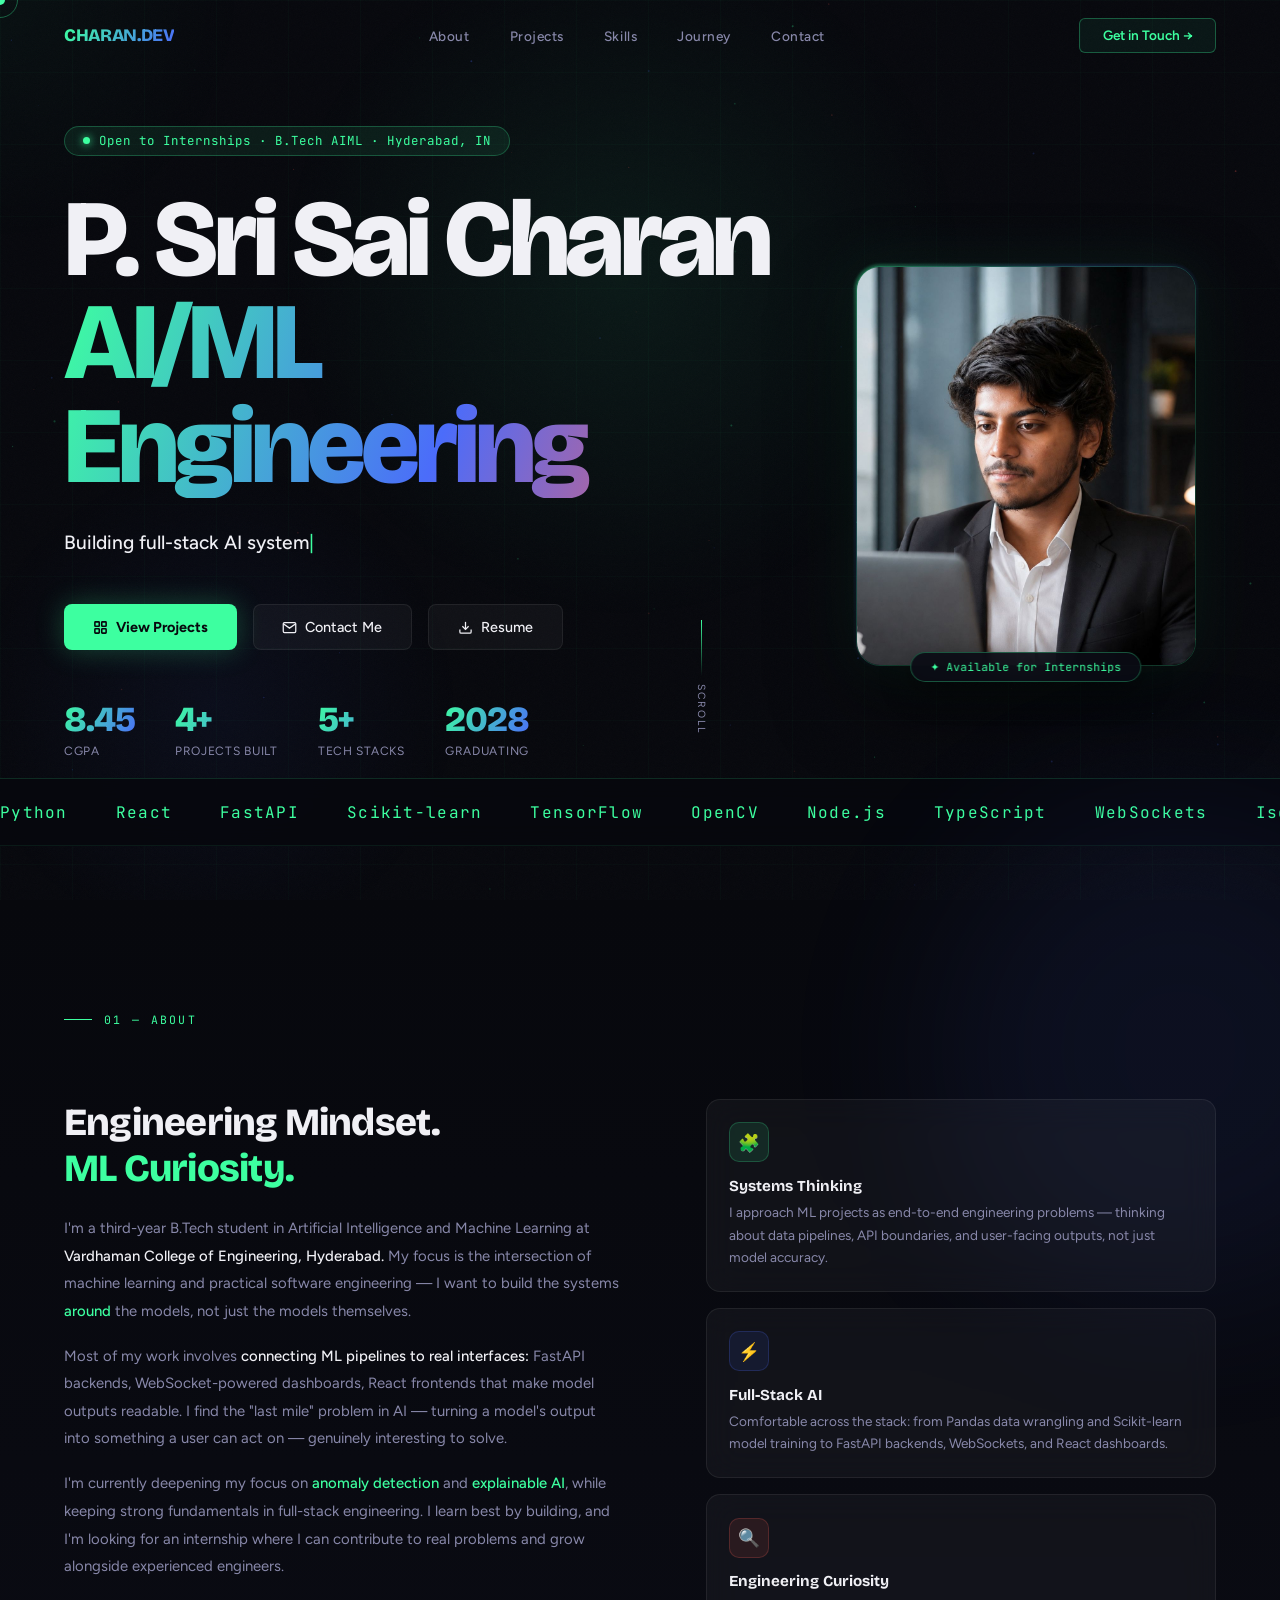
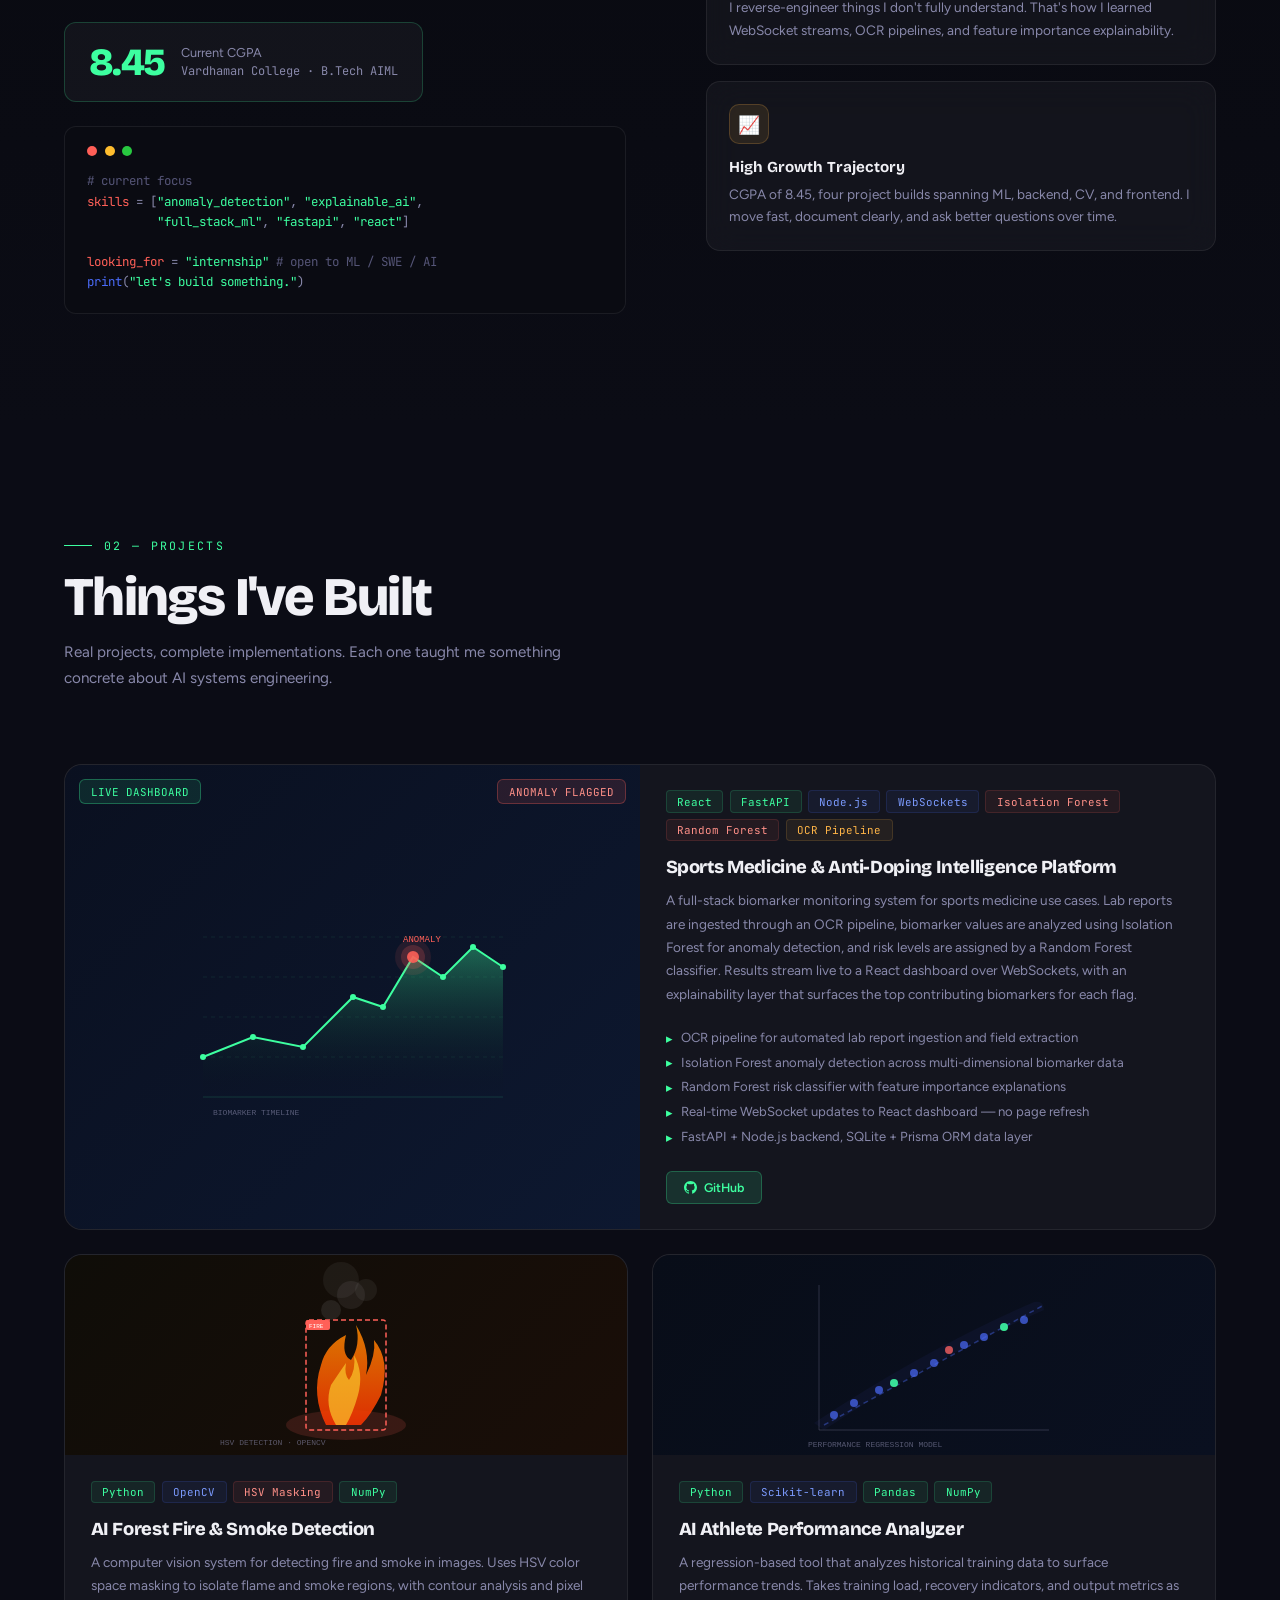
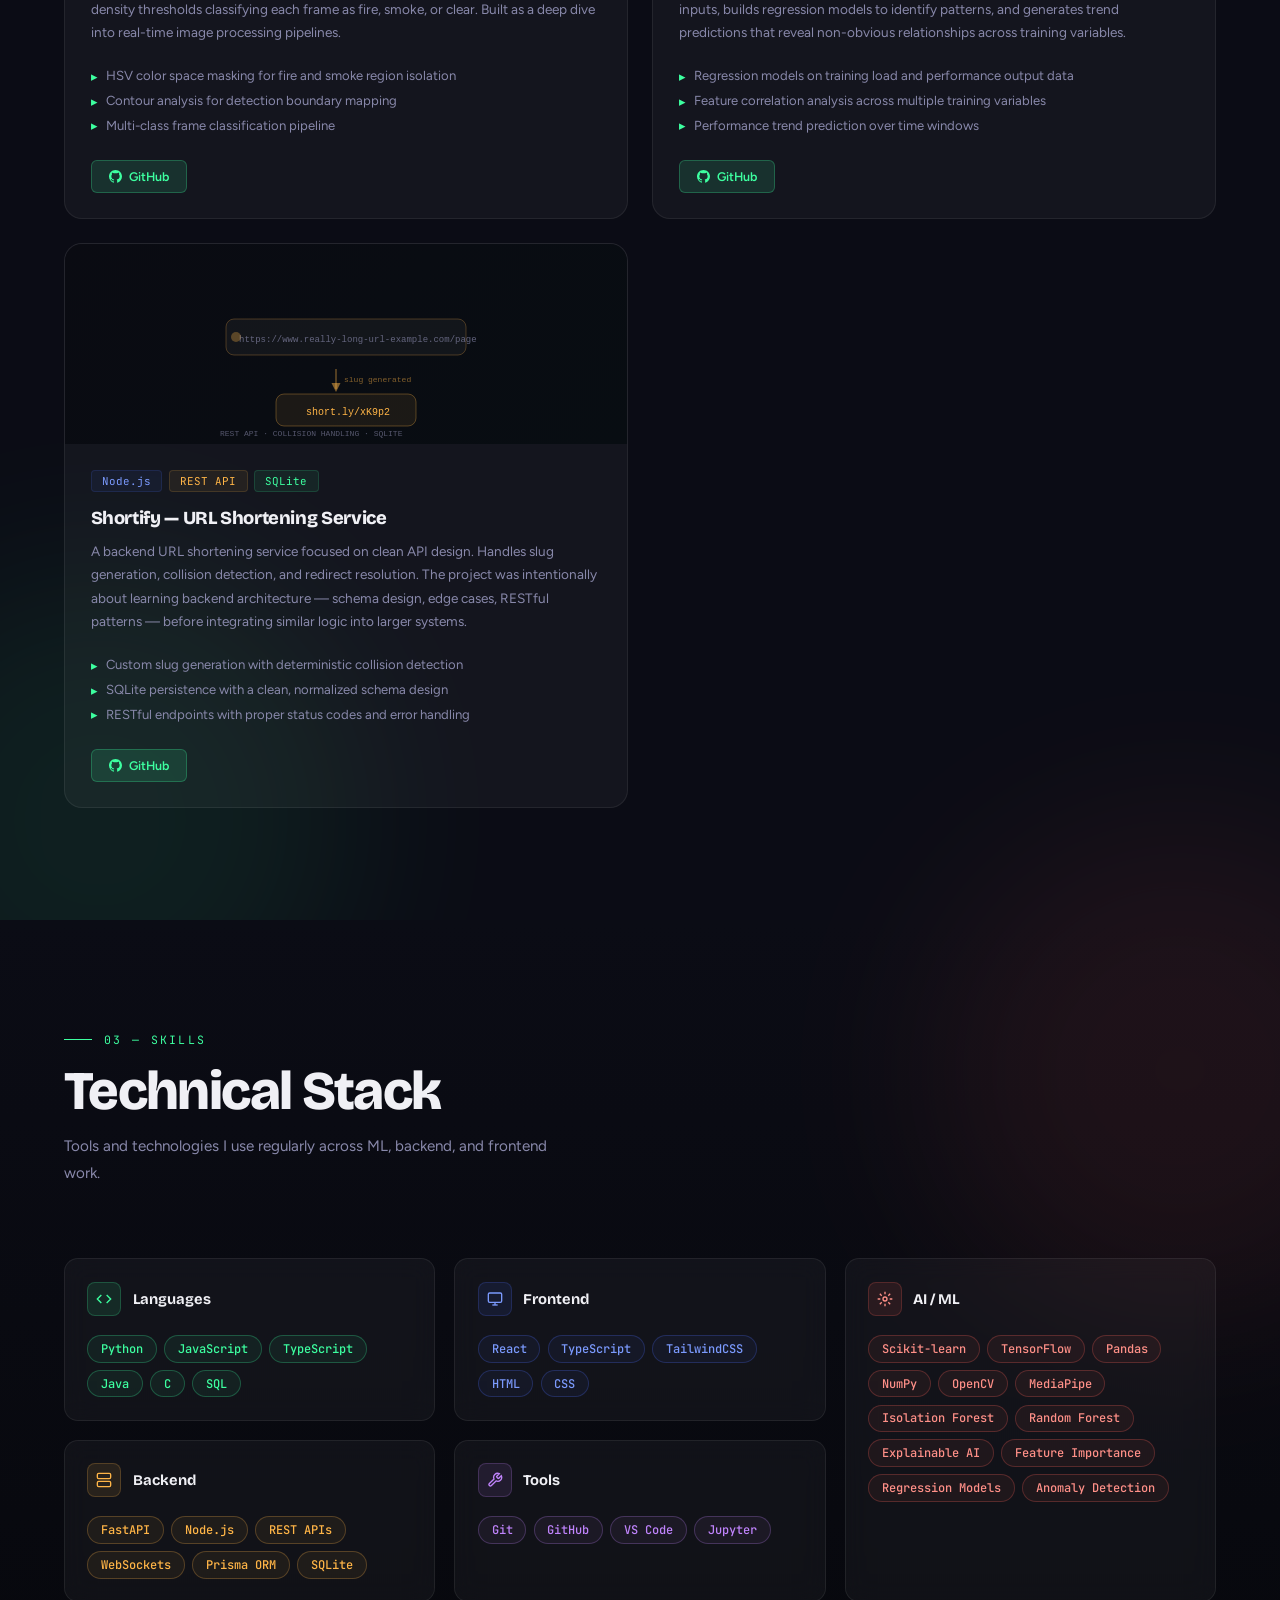
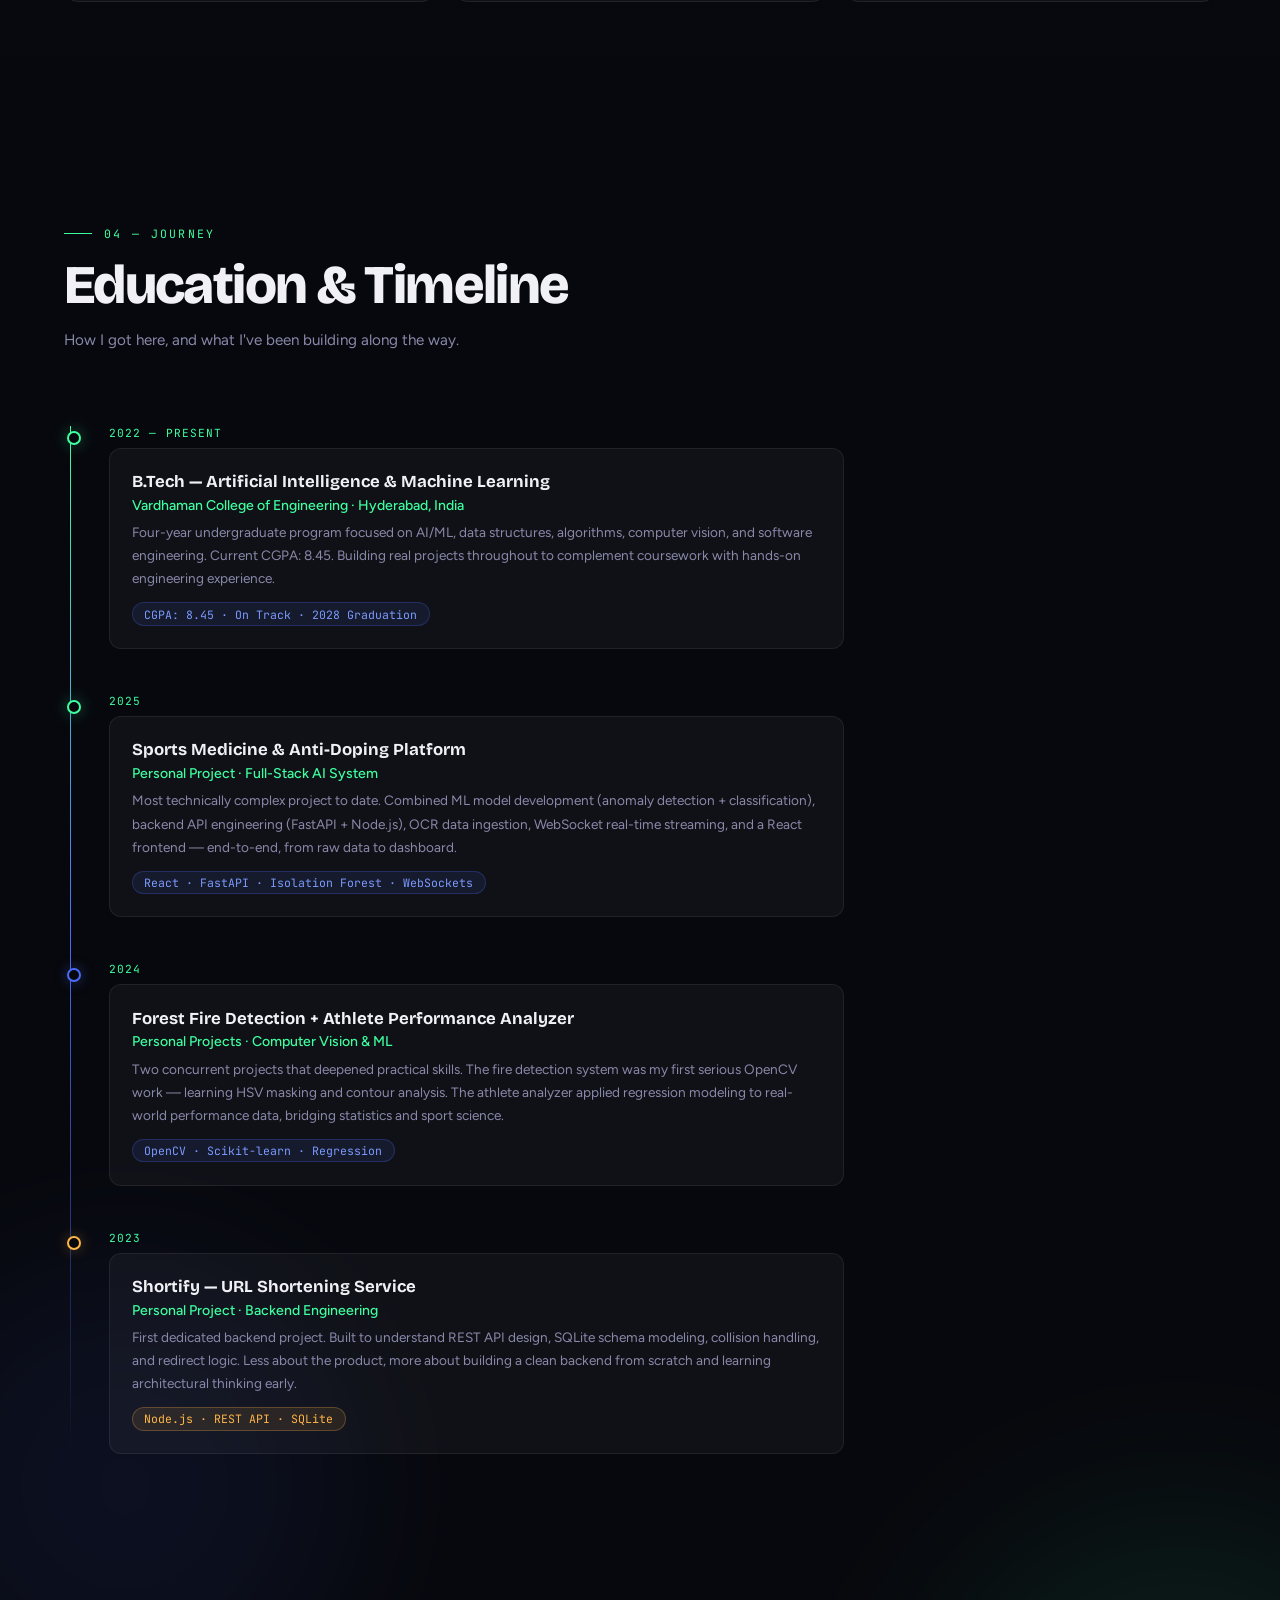
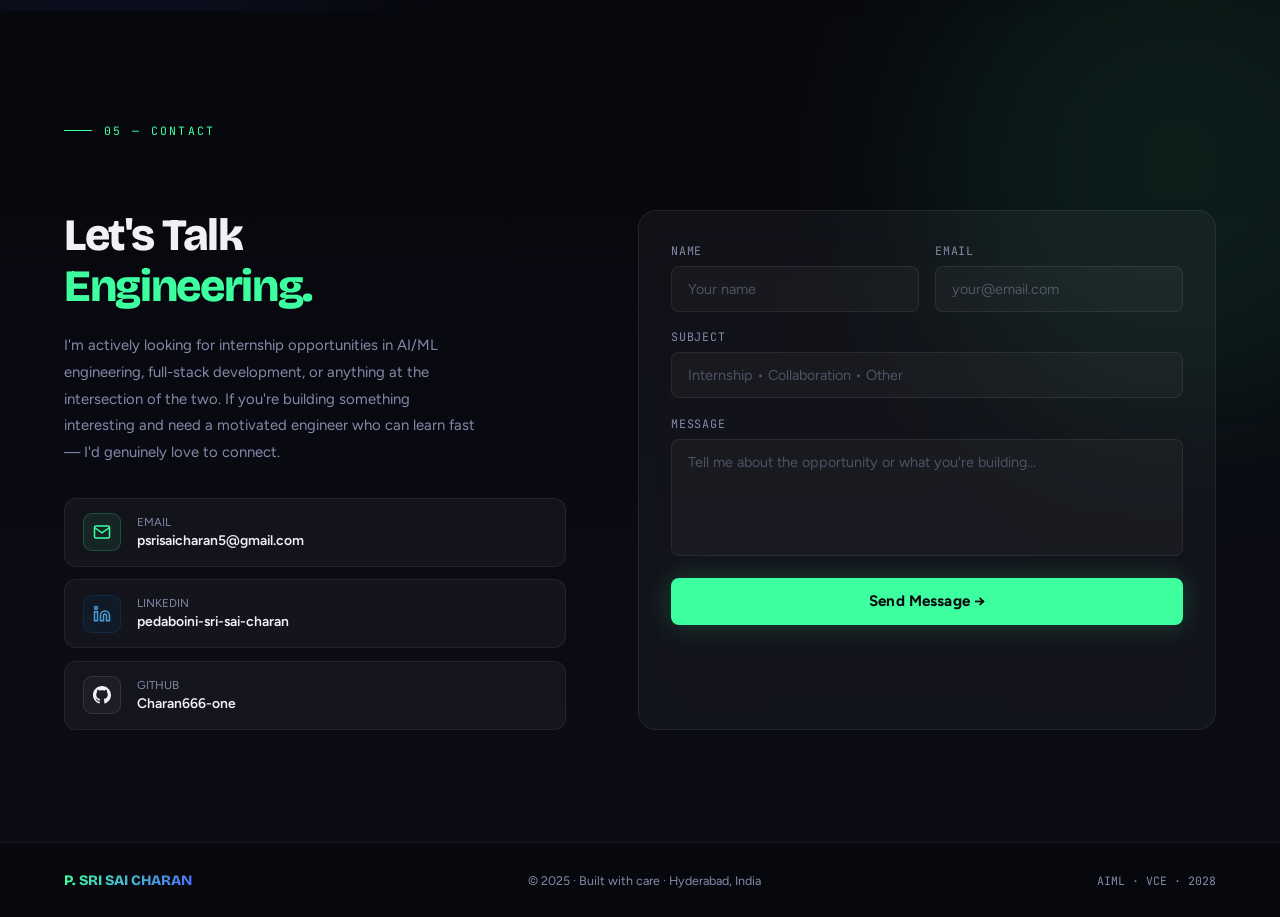
<file: portfolio222.html>
<!DOCTYPE html>
<html lang="en">
<head>
<meta charset="UTF-8">
<meta name="viewport" content="width=device-width, initial-scale=1.0">
<title>P. Sri Sai Charan — AI/ML Engineering Student</title>
<link rel="preconnect" href="https://fonts.googleapis.com">
<link rel="preconnect" href="https://fonts.gstatic.com" crossorigin>
<link href="https://fonts.googleapis.com/css2?family=Bricolage+Grotesque:opsz,wght@12..96,300;12..96,400;12..96,500;12..96,600;12..96,700;12..96,800&family=Figtree:wght@300;400;500;600&family=JetBrains+Mono:wght@400;500&display=swap" rel="stylesheet">
<style>
/* ── ROOT VARIABLES ── */
:root {
  --bg:        #07080D;
  --bg2:       #0B0C15;
  --bg3:       #0F1120;
  --surface:   rgba(255,255,255,0.04);
  --border:    rgba(255,255,255,0.07);
  --border-h:  rgba(61,255,160,0.3);
  --green:     #3DFFA0;
  --blue:      #4B6CFA;
  --coral:     #FF6058;
  --amber:     #FFB547;
  --text:      #F0F0F5;
  --text2:     #8888AA;
  --font-d:    'Bricolage Grotesque',sans-serif;
  --font-b:    'Figtree',sans-serif;
  --font-m:    'JetBrains Mono',monospace;
}
*, *::before, *::after { margin:0; padding:0; box-sizing:border-box; }
html { scroll-behavior:smooth; }

body {
  background:var(--bg);
  color:var(--text);
  font-family:var(--font-b);
  overflow-x:hidden;
  cursor:none;
  -webkit-font-smoothing:antialiased;
}

/* ── NOISE OVERLAY ── */
body::before {
  content:'';
  position:fixed; inset:0; z-index:1; pointer-events:none;
  opacity:.025;
  background-image:url("data:image/svg+xml,%3Csvg viewBox='0 0 512 512' xmlns='http://www.w3.org/2000/svg'%3E%3Cfilter id='n'%3E%3CfeTurbulence type='fractalNoise' baseFrequency='0.75' numOctaves='4' stitchTiles='stitch'/%3E%3C/filter%3E%3Crect width='100%25' height='100%25' filter='url(%23n)'/%3E%3C/svg%3E");
  background-size:200px 200px;
}

/* ── CURSOR ── */
#cur { position:fixed; width:10px; height:10px; background:var(--green); border-radius:50%; pointer-events:none; z-index:9999; transform:translate(-50%,-50%); transition:width .2s,height .2s,background .2s; mix-blend-mode:screen; }
#cur-ring { position:fixed; width:36px; height:36px; border:1px solid rgba(61,255,160,.35); border-radius:50%; pointer-events:none; z-index:9998; transform:translate(-50%,-50%); transition:width .3s,height .3s,border-color .3s; }
.cur-big #cur { width:16px; height:16px; background:var(--blue); }
.cur-big #cur-ring { width:56px; height:56px; border-color:rgba(75,108,250,.4); }

/* ── PROGRESS ── */
#pb { position:fixed; top:0; left:0; height:2px; background:linear-gradient(90deg,var(--green),var(--blue)); z-index:1000; width:0%; transition:width .1s; }

/* ── CANVAS ── */
#cv { position:fixed; inset:0; z-index:0; pointer-events:none; opacity:.6; }

/* ── GRID BG ── */
.grid-bg {
  position:fixed; inset:0; z-index:0; pointer-events:none;
  background-image:
    linear-gradient(rgba(61,255,160,.025) 1px, transparent 1px),
    linear-gradient(90deg,rgba(61,255,160,.025) 1px, transparent 1px);
  background-size:72px 72px;
}

/* ── NAV ── */
nav {
  position:fixed; top:0; left:0; right:0; z-index:900;
  padding:1.1rem 5vw;
  display:flex; justify-content:space-between; align-items:center;
  transition:background .4s, border-color .4s, backdrop-filter .4s;
  border-bottom:1px solid transparent;
}
nav.s { background:rgba(7,8,13,.75); border-color:var(--border); backdrop-filter:blur(24px); }
.nav-logo {
  font-family:var(--font-d); font-weight:800; font-size:1.1rem; letter-spacing:-.02em;
  background:linear-gradient(120deg,var(--green),var(--blue));
  -webkit-background-clip:text; -webkit-text-fill-color:transparent; background-clip:text;
  position:relative; z-index:1;
}
.nav-links { display:flex; gap:2.5rem; list-style:none; }
.nav-links a {
  color:var(--text2); text-decoration:none; font-size:.85rem; font-weight:500;
  letter-spacing:.04em; transition:color .25s; position:relative;
}
.nav-links a::after { content:''; position:absolute; bottom:-3px; left:0; width:0; height:1px; background:var(--green); transition:width .25s; }
.nav-links a:hover { color:var(--green); }
.nav-links a:hover::after { width:100%; }
.nav-cta {
  padding:.55rem 1.4rem; border-radius:6px;
  border:1px solid rgba(61,255,160,.3);
  color:var(--green); font-size:.85rem; font-weight:600;
  text-decoration:none; transition:all .25s; background:rgba(61,255,160,.06);
}
.nav-cta:hover { background:rgba(61,255,160,.15); box-shadow:0 0 24px rgba(61,255,160,.15); }
.menu-btn {
  display:none; background:var(--surface); border:1px solid var(--border);
  border-radius:8px; padding:.5rem; cursor:none; width:40px; height:40px;
  flex-direction:column; justify-content:center; align-items:center; gap:5px;
}
.menu-btn span { display:block; width:18px; height:1.5px; background:var(--text); transition:all .3s; }
@media(max-width:860px) { .menu-btn{display:flex;} .nav-links,.nav-cta{display:none;} }
.mob-menu {
  display:none; position:fixed; inset:0; background:rgba(7,8,13,.97); z-index:800;
  backdrop-filter:blur(20px); flex-direction:column; justify-content:center; align-items:center; gap:2.5rem;
}
.mob-menu.open { display:flex; }
.mob-menu a { font-family:var(--font-d); font-size:2.2rem; font-weight:700; color:var(--text); text-decoration:none; transition:color .3s; }
.mob-menu a:hover { color:var(--green); }
.mob-close { position:absolute; top:1.5rem; right:1.5rem; background:none; border:none; color:var(--text); font-size:1.5rem; cursor:none; padding:.5rem; }

/* ── HERO ── */

#hero {
  position: relative;
  z-index: 1;
  min-height: 100vh;
  padding: 0 5vw;
  display: flex;
  align-items: center;
  overflow: hidden;
}

.hero-container {
  display: grid;
  grid-template-columns: 1fr 380px;
  align-items: center;
  gap: 4rem;
  width: 100%;
  padding-top: 6rem;
  padding-bottom: 4rem;
}

.hero-left {
  position: relative;
  display: flex;
  flex-direction: column;
}

.hero-right {
  display: flex;
  align-items: center;
  justify-content: center;
  flex-shrink: 0;
}

.hero-photo-wrap {
  position: relative;
  width: 340px;
  height: 400px;
}

.hero-photo {
  width: 100%;
  height: 100%;
  object-fit: cover;
  object-position: top center;
  border-radius: 24px;
  border: 1px solid rgba(61,255,160,.2);
  box-shadow: 0 0 60px rgba(61,255,160,.08), 0 32px 80px rgba(0,0,0,.6);
  display: block;
}

.hero-photo-wrap::before {
  content: '';
  position: absolute;
  inset: -2px;
  border-radius: 26px;
  background: linear-gradient(135deg, rgba(61,255,160,.3), rgba(75,108,250,.2), transparent 60%);
  z-index: -1;
  filter: blur(1px);
}

.photo-badge {
  position: absolute;
  bottom: -16px;
  left: 50%;
  transform: translateX(-50%);
  background: rgba(11,12,21,.9);
  border: 1px solid rgba(61,255,160,.3);
  border-radius: 100px;
  padding: .45rem 1.2rem;
  font-family: var(--font-m);
  font-size: .7rem;
  color: var(--green);
  white-space: nowrap;
  backdrop-filter: blur(16px);
  box-shadow: 0 8px 32px rgba(0,0,0,.4);
}

.photo-corner {
  position: absolute;
  top: -12px;
  right: -12px;
  width: 48px;
  height: 48px;
  border-radius: 12px;
  background: rgba(75,108,250,.15);
  border: 1px solid rgba(75,108,250,.3);
  display: flex;
  align-items: center;
  justify-content: center;
  font-size: 1.3rem;
  backdrop-filter: blur(12px);
  z-index: 2;
}

.hero-orb1 { position:absolute; width:700px; height:700px; border-radius:50%; background:radial-gradient(circle,rgba(61,255,160,.07) 0%,transparent 70%); top:-200px; right:-200px; pointer-events:none; }
.hero-orb2 { position:absolute; width:500px; height:500px; border-radius:50%; background:radial-gradient(circle,rgba(75,108,250,.06) 0%,transparent 70%); bottom:-150px; left:-100px; pointer-events:none; }

.hero-badge {
  display:inline-flex; align-items:center; gap:.6rem;
  background:rgba(61,255,160,.08); border:1px solid rgba(61,255,160,.25);
  border-radius:100px; padding:.35rem 1.1rem; width:fit-content;
  font-size:.78rem; font-family:var(--font-m); letter-spacing:.08em; color:var(--green);
  margin-bottom:2rem;
  opacity:0; animation:fup .7s .2s forwards;
}
.hero-badge .dot { width:7px; height:7px; background:var(--green); border-radius:50%; animation:blink 2s ease-in-out infinite; box-shadow:0 0 8px var(--green); }
@keyframes blink { 0%,100%{opacity:1}50%{opacity:.25} }

.hero-name {
  font-family:var(--font-d); font-weight:800; font-size:clamp(3.2rem,8.5vw,7.5rem);
  line-height:.95; letter-spacing:-.04em;
  opacity:0; animation:fup .8s .4s forwards;
  position:relative;
}
.hero-name .n1 { display:block; color:var(--text); }
.hero-name .n2 {
  display:block;
  background:linear-gradient(110deg,var(--green) 0%,var(--blue) 55%,var(--coral) 100%);
  -webkit-background-clip:text; -webkit-text-fill-color:transparent; background-clip:text;
}

.hero-sub {
  margin-top:1.8rem; font-size:clamp(.95rem,2.2vw,1.2rem);
  color:var(--text2); max-width:560px; line-height:1.7; font-weight:400;
  opacity:0; animation:fup .8s .6s forwards;
}
.hero-sub .typed-wrap { color:var(--text); font-weight:500; }
.cursor-blink { color:var(--green); animation:cblink .8s step-end infinite; }
@keyframes cblink { 0%,100%{opacity:1}50%{opacity:0} }

.hero-ctas {
  margin-top:2.8rem; display:flex; gap:1rem; flex-wrap:wrap;
  opacity:0; animation:fup .8s .8s forwards;
}
.btn-p {
  padding:.8rem 1.8rem; border-radius:8px;
  background:var(--green); color:#07080D; font-weight:700; font-size:.9rem;
  text-decoration:none; border:none; cursor:none;
  transition:transform .25s, box-shadow .25s;
  display:inline-flex; align-items:center; gap:.5rem;
  box-shadow:0 0 28px rgba(61,255,160,.25);
}
.btn-p:hover { transform:translateY(-3px); box-shadow:0 0 48px rgba(61,255,160,.4); }
.btn-o {
  padding:.8rem 1.8rem; border-radius:8px;
  border:1px solid var(--border); color:var(--text); font-weight:500; font-size:.9rem;
  text-decoration:none; cursor:none;
  transition:all .25s; background:var(--surface); backdrop-filter:blur(12px);
  display:inline-flex; align-items:center; gap:.5rem;
}
.btn-o:hover { border-color:rgba(61,255,160,.4); color:var(--green); }

.hero-stats {
  margin-top: 3rem;
  margin-bottom: 3rem;
  display: flex;
  gap: 2.5rem;
  flex-wrap: wrap;
  opacity: 0;
  animation: fup .8s 1s forwards;
  position: relative;
  z-index: 2;
}
.stat-num {
  font-family:var(--font-d); font-size:2.2rem; font-weight:800;
  background:linear-gradient(120deg,var(--green),var(--blue));
  -webkit-background-clip:text; -webkit-text-fill-color:transparent; background-clip:text;
  letter-spacing:-.03em;
}
.stat-lbl { font-size:.75rem; color:var(--text2); margin-top:.2rem; letter-spacing:.06em; text-transform:uppercase; }

/* Tech scroll marquee */
.marquee-wrap {
  position: absolute;
  bottom:  -2.5rem;
  left: 0;
  right: 0;
  width: 100vw;
  margin-left: calc(-5vw);
  border-top: 1px solid rgba(61,255,160,.15);
  border-bottom: 1px solid rgba(61,255,160,.08);
  overflow: hidden;
  padding: 1.4rem 0;
  background: rgba(7,8,13,.85);
  backdrop-filter: blur(12px);
  opacity: 0;
  animation: fup .8s 1.3s forwards;
  z-index: 10;
}
.marquee-track {
  display:flex; gap:3rem; width:max-content;
  animation:marquee 28s linear infinite;
}
.marquee-track span {
  font-family: var(--font-m);
  font-size: 1rem;
  color: var(--text2);
  letter-spacing: .08em;
  white-space: nowrap;
}
.marquee-track span b { color:var(--green); font-weight:400; }
@keyframes marquee { from{transform:translateX(0)} to{transform:translateX(-50%)} }

/* Hero scroll indicator */
.scroll-hint {
  position:absolute; bottom:4.5rem; right:5vw;
  display:flex; flex-direction:column; align-items:center; gap:.5rem;
  opacity:0; animation:fup .8s 1.6s forwards;
}
.scroll-line { width:1px; height:56px; background:linear-gradient(to bottom,var(--green),transparent); animation:sline 2.2s ease-in-out infinite; }
@keyframes sline { 0%{transform:scaleY(0);transform-origin:top}50%{transform:scaleY(1);transform-origin:top}51%{transform:scaleY(1);transform-origin:bottom}100%{transform:scaleY(0);transform-origin:bottom} }
.scroll-txt { font-size:.65rem; color:var(--text2); letter-spacing:.2em; writing-mode:vertical-rl; }

@keyframes fup { from{opacity:0;transform:translateY(28px)} to{opacity:1;transform:translateY(0)} }

/* ── SECTIONS ── */
section { position:relative; z-index:1; padding:7rem 5vw; }
.sec-tag {
  font-family:var(--font-m); font-size:.72rem; color:var(--green);
  letter-spacing:.2em; text-transform:uppercase; margin-bottom:1rem;
  display:flex; align-items:center; gap:.75rem;
}
.sec-tag::before { content:''; display:block; width:28px; height:1px; background:var(--green); }
.sec-title {
  font-family:var(--font-d); font-size:clamp(2rem,5vw,3.4rem);
  font-weight:800; letter-spacing:-.03em; line-height:1.05; margin-bottom:.8rem;
}
.sec-sub { color:var(--text2); font-size:.95rem; max-width:520px; line-height:1.75; }

/* Reveal */
.rv { opacity:0; transform:translateY(36px); transition:opacity .75s,transform .75s; }
.rv.on { opacity:1; transform:translateY(0); }
.rv-d1{transition-delay:.1s} .rv-d2{transition-delay:.2s} .rv-d3{transition-delay:.3s} .rv-d4{transition-delay:.4s}

/* ── ABOUT ── */
#about { background:linear-gradient(180deg,var(--bg) 0%,var(--bg2) 100%); }
.about-layout { display:grid; grid-template-columns:1.1fr 1fr; gap:5rem; align-items:start; margin-top:4.5rem; }
.about-copy { }
.about-copy h2 {
  font-family:var(--font-d); font-size:clamp(1.7rem,3.5vw,2.4rem);
  font-weight:800; line-height:1.2; margin-bottom:1.5rem; letter-spacing:-.02em;
}
.about-copy p { color:var(--text2); line-height:1.85; margin-bottom:1.1rem; font-size:.93rem; }
.about-copy p span { color:var(--text); font-weight:500; }
.about-copy p em { color:var(--green); font-style:normal; font-weight:500; }
.cgpa-chip {
  display:inline-flex; align-items:center; gap:1rem; margin-top:1.5rem;
  background:var(--surface); border:1px solid rgba(61,255,160,.2);
  border-radius:12px; padding:1rem 1.5rem;
}
.cgpa-num { font-family:var(--font-d); font-size:2.4rem; font-weight:800; color:var(--green); letter-spacing:-.04em; }
.cgpa-info { }
.cgpa-lbl { font-size:.8rem; color:var(--text2); }
.cgpa-sub { font-size:.75rem; color:var(--text2); margin-top:.15rem; font-family:var(--font-m); }

.about-cards { display:flex; flex-direction:column; gap:1rem; }
.about-card {
  background:var(--surface); border:1px solid var(--border); border-radius:14px;
  padding:1.4rem; backdrop-filter:blur(16px);
  transition:border-color .3s, transform .3s;
}
.about-card:hover { border-color:var(--border-h); transform:translateX(5px); }
.ac-icon {
  width:40px; height:40px; border-radius:10px; display:flex; align-items:center; justify-content:center;
  margin-bottom:.9rem; font-size:1.1rem;
}
.about-card h3 { font-family:var(--font-d); font-size:.95rem; font-weight:700; margin-bottom:.4rem; }
.about-card p { color:var(--text2); font-size:.85rem; line-height:1.65; }

/* Terminal block */
.terminal {
  background:#0A0B12; border:1px solid var(--border); border-radius:12px;
  padding:1.2rem 1.4rem; font-family:var(--font-m); font-size:.78rem;
  margin-top:1.5rem;
}
.term-bar { display:flex; gap:.45rem; margin-bottom:1rem; }
.term-dot { width:10px; height:10px; border-radius:50%; }
.term-line { color:var(--text2); margin:.2rem 0; }
.term-line .kw { color:#FF6058; }
.term-line .fn { color:#4B6CFA; }
.term-line .str { color:var(--green); }
.term-line .cm { color:#555577; }
.term-line .hl { color:var(--amber); }

/* ── PROJECTS ── */
#projects { background:var(--bg2); }
.proj-grid { margin-top:4.5rem; display:grid; grid-template-columns:1fr 1fr; gap:1.5rem; }
.proj-card {
  background:var(--surface); border:1px solid var(--border); border-radius:18px;
  overflow:hidden; transition:transform .4s cubic-bezier(.25,.46,.45,.94), border-color .4s, box-shadow .4s;
  cursor:default; display:flex; flex-direction:column;
}
.proj-card:hover {
  transform:translateY(-6px);
  border-color:rgba(61,255,160,.25);
  box-shadow:0 24px 64px rgba(0,0,0,.5), 0 0 32px rgba(61,255,160,.06);
}
.proj-card.feat {
  grid-column:span 2;
  display:grid; grid-template-columns:1fr 1fr;
}
.proj-card.feat .proj-body { display:flex; flex-direction:column; justify-content:space-between; }

/* Project visual panels */
.proj-vis {
  position:relative; min-height:200px; overflow:hidden;
  display:flex; align-items:center; justify-content:center;
}
.proj-vis svg { position:absolute; }
.pv-feat { min-height:100%; }

/* Accent bar on bottom */
.proj-card::after {
  content:''; position:absolute; bottom:0; left:0; right:0; height:2px;
  background:linear-gradient(90deg,var(--green),var(--blue));
  transform:scaleX(0); transform-origin:left; transition:transform .4s;
}
.proj-card { position:relative; }
.proj-card:hover::after { transform:scaleX(1); }

.proj-body { padding:1.6rem; flex:1; display:flex; flex-direction:column; }
.proj-tags { display:flex; flex-wrap:wrap; gap:.4rem; margin-bottom:.9rem; }
.tag {
  padding:.2rem .65rem; border-radius:4px; font-size:.68rem; font-family:var(--font-m);
  background:rgba(61,255,160,.07); color:var(--green); border:1px solid rgba(61,255,160,.15);
}
.tag.blue { background:rgba(75,108,250,.07); color:#7B9AFD; border-color:rgba(75,108,250,.15); }
.tag.coral { background:rgba(255,96,88,.07); color:#FF9088; border-color:rgba(255,96,88,.15); }
.tag.amber { background:rgba(255,181,71,.07); color:#FFB547; border-color:rgba(255,181,71,.15); }
.proj-title { font-family:var(--font-d); font-size:1.15rem; font-weight:800; margin-bottom:.65rem; line-height:1.25; letter-spacing:-.02em; }
.proj-desc { color:var(--text2); font-size:.85rem; line-height:1.72; margin-bottom:1.2rem; flex:1; }
.proj-feats { list-style:none; margin-bottom:1.4rem; }
.proj-feats li { font-size:.82rem; color:var(--text2); padding:.28rem 0; display:flex; align-items:flex-start; gap:.5rem; }
.proj-feats li::before { content:'▸'; color:var(--green); flex-shrink:0; margin-top:.05rem; }
.proj-links { display:flex; gap:.7rem; margin-top:auto; }
.pl-p {
  padding:.48rem 1.1rem; border-radius:6px; font-size:.78rem; font-weight:600;
  background:rgba(61,255,160,.12); color:var(--green); border:1px solid rgba(61,255,160,.25);
  text-decoration:none; display:inline-flex; align-items:center; gap:.4rem; transition:all .25s;
}
.pl-p:hover { background:rgba(61,255,160,.22); box-shadow:0 0 20px rgba(61,255,160,.2); }
.pl-s {
  padding:.48rem 1.1rem; border-radius:6px; font-size:.78rem; font-weight:500;
  border:1px solid var(--border); color:var(--text2); text-decoration:none;
  display:inline-flex; align-items:center; gap:.4rem; transition:all .25s;
  background:var(--surface);
}
.pl-s:hover { border-color:rgba(61,255,160,.3); color:var(--green); }

/* ── SKILLS ── */
#skills { background:linear-gradient(180deg,var(--bg2) 0%,var(--bg) 100%); }
.skills-bento { margin-top:4.5rem; display:grid; grid-template-columns:repeat(3,1fr); gap:1.2rem; }
.sk-card {
  background:var(--surface); border:1px solid var(--border); border-radius:14px;
  padding:1.4rem; transition:border-color .3s; backdrop-filter:blur(12px);
}
.sk-card:hover { border-color:rgba(61,255,160,.2); }
.sk-card:nth-child(3) { grid-row:span 2; }
.sk-hdr { display:flex; align-items:center; gap:.7rem; margin-bottom:1.2rem; }
.sk-icon { width:34px; height:34px; border-radius:8px; display:flex; align-items:center; justify-content:center; font-size:.95rem; flex-shrink:0; }
.sk-title { font-family:var(--font-d); font-weight:700; font-size:.92rem; }
.pills { display:flex; flex-wrap:wrap; gap:.45rem; }
.pill {
  padding:.3rem .8rem; border-radius:100px; font-size:.75rem; font-weight:500;
  font-family:var(--font-m); border:1px solid; transition:all .25s; cursor:default;
}
.pg { color:var(--green); border-color:rgba(61,255,160,.25); background:rgba(61,255,160,.06); }
.pg:hover { background:rgba(61,255,160,.15); box-shadow:0 0 14px rgba(61,255,160,.15); }
.pb { color:#7B9AFD; border-color:rgba(75,108,250,.25); background:rgba(75,108,250,.06); }
.pb:hover { background:rgba(75,108,250,.15); box-shadow:0 0 14px rgba(75,108,250,.15); }
.pc { color:#FF9088; border-color:rgba(255,96,88,.25); background:rgba(255,96,88,.06); }
.pc:hover { background:rgba(255,96,88,.15); box-shadow:0 0 14px rgba(255,96,88,.15); }
.pa { color:#FFB547; border-color:rgba(255,181,71,.25); background:rgba(255,181,71,.06); }
.pa:hover { background:rgba(255,181,71,.15); }
.pp { color:#C084FC; border-color:rgba(192,132,252,.25); background:rgba(192,132,252,.06); }
.pp:hover { background:rgba(192,132,252,.15); }

/* ── JOURNEY ── */
#journey { background:var(--bg); }
.timeline { position:relative; margin-top:4.5rem; padding-left:2.8rem; max-width:780px; }
.timeline::before { content:''; position:absolute; left:.4rem; top:0; bottom:0; width:1px; background:linear-gradient(to bottom,var(--green),var(--blue),transparent); }
.tl-item { position:relative; margin-bottom:2.8rem; }
.tl-dot {
  position:absolute; left:-2.6rem; top:.35rem;
  width:14px; height:14px; border-radius:50%; background:var(--bg);
  border:2px solid var(--green); box-shadow:0 0 16px rgba(61,255,160,.35);
  transition:box-shadow .3s;
}
.tl-item:hover .tl-dot { box-shadow:0 0 32px rgba(61,255,160,.6); }
.tl-date { font-family:var(--font-m); font-size:.7rem; color:var(--green); letter-spacing:.1em; margin-bottom:.5rem; }
.tl-card {
  background:var(--surface); border:1px solid var(--border); border-radius:12px;
  padding:1.4rem; transition:border-color .3s, transform .3s;
}
.tl-item:hover .tl-card { border-color:rgba(61,255,160,.22); transform:translateX(5px); }
.tl-title { font-family:var(--font-d); font-weight:700; font-size:1.05rem; margin-bottom:.3rem; }
.tl-org { color:var(--green); font-size:.88rem; font-weight:500; margin-bottom:.45rem; }
.tl-desc { color:var(--text2); font-size:.85rem; line-height:1.7; }
.tl-badge {
  display:inline-block; margin-top:.75rem;
  padding:.2rem .7rem; border-radius:100px; font-size:.72rem; font-family:var(--font-m);
  background:rgba(75,108,250,.1); border:1px solid rgba(75,108,250,.25); color:#7B9AFD;
}

/* ── CONTACT ── */
#contact { background:linear-gradient(180deg,var(--bg) 0%,var(--bg2) 100%); }
.contact-layout { display:grid; grid-template-columns:1fr 1.15fr; gap:4.5rem; margin-top:4.5rem; }
.contact-info h2 { font-family:var(--font-d); font-size:clamp(1.8rem,3.8vw,2.8rem); font-weight:800; letter-spacing:-.03em; line-height:1.15; margin-bottom:1.2rem; }
.contact-info h2 em { font-style:normal; color:var(--green); }
.contact-info p { color:var(--text2); line-height:1.8; margin-bottom:2rem; font-size:.93rem; max-width:420px; }
.socials { display:flex; flex-direction:column; gap:.8rem; }
.soc-link {
  display:flex; align-items:center; gap:1rem; padding:.9rem 1.1rem;
  border-radius:12px; background:var(--surface); border:1px solid var(--border);
  text-decoration:none; color:var(--text); transition:all .25s;
}
.soc-link:hover { border-color:rgba(61,255,160,.3); box-shadow:0 0 24px rgba(61,255,160,.07); transform:translateX(4px); }
.soc-icon { width:38px; height:38px; border-radius:9px; display:flex; align-items:center; justify-content:center; flex-shrink:0; }
.soc-lbl { font-size:.72rem; color:var(--text2); line-height:1; }
.soc-val { font-weight:600; font-size:.87rem; margin-top:.2rem; }
.contact-form {
  background:var(--surface); border:1px solid var(--border);
  border-radius:18px; padding:2rem; backdrop-filter:blur(20px);
}
.form-row { display:grid; grid-template-columns:1fr 1fr; gap:1rem; }
.fg { margin-bottom:1.1rem; }
.fg label { display:block; font-size:.73rem; color:var(--text2); margin-bottom:.45rem; letter-spacing:.06em; text-transform:uppercase; font-family:var(--font-m); }
.fg input, .fg textarea {
  width:100%; padding:.8rem 1rem;
  background:rgba(255,255,255,.03); border:1px solid var(--border);
  border-radius:8px; color:var(--text); font-family:var(--font-b); font-size:.9rem;
  transition:border-color .25s, box-shadow .25s; outline:none; resize:none;
}
.fg input:focus, .fg textarea:focus {
  border-color:rgba(61,255,160,.4); box-shadow:0 0 0 3px rgba(61,255,160,.07);
}
.fg input::placeholder, .fg textarea::placeholder { color:rgba(136,136,170,.5); }
.form-submit {
  width:100%; padding:.9rem; border:none; border-radius:8px;
  background:var(--green); color:#07080D; font-weight:700; font-size:.95rem;
  cursor:none; transition:all .25s; font-family:var(--font-b);
  box-shadow:0 0 28px rgba(61,255,160,.2); letter-spacing:.01em;
}
.form-submit:hover { transform:translateY(-2px); box-shadow:0 0 48px rgba(61,255,160,.35); }

/* ── FOOTER ── */
footer {
  position:relative; z-index:1; padding:1.8rem 5vw;
  border-top:1px solid var(--border); display:flex;
  justify-content:space-between; align-items:center; flex-wrap:wrap; gap:1rem;
}
.ft-logo { font-family:var(--font-d); font-weight:800; font-size:.9rem; background:linear-gradient(120deg,var(--green),var(--blue)); -webkit-background-clip:text; -webkit-text-fill-color:transparent; background-clip:text; }
.ft-txt { font-size:.78rem; color:var(--text2); }
.ft-mono { font-size:.72rem; color:var(--text2); font-family:var(--font-m); }

/* ── GLOW BLOBS ── */
.blob { position:absolute; border-radius:50%; pointer-events:none; filter:blur(90px); opacity:.08; }

/* ── SPOTLIGHT ── */
.spl { position:fixed; pointer-events:none; z-index:0; width:500px; height:500px; border-radius:50%; background:radial-gradient(circle,rgba(61,255,160,.035) 0%,transparent 70%); transform:translate(-50%,-50%); transition:left .1s,top .1s; }

/* ── RESPONSIVE ── */
@media(max-width:900px) {
  section { padding:5rem 5vw 4rem; }
  #hero { padding: 0 5vw; }
  .hero-container { grid-template-columns: 1fr; padding-top: 7rem; gap: 2rem; }
  .hero-right { order: -1; }
  .hero-photo-wrap { width: 120px; height: 140px; }
  .about-layout,.proj-grid,.contact-layout { grid-template-columns:1fr; }
  .proj-card.feat { grid-column:span 1; grid-template-columns:1fr; }
  .skills-bento { grid-template-columns:1fr 1fr; }
  .sk-card:nth-child(3) { grid-row:span 1; }
  .hero-stats { gap:2rem; }
  .timeline { padding-left:2rem; }
  .tl-dot { left:-2.2rem; }
  footer { flex-direction:column; text-align:center; }
}
@media(max-width:560px) {
  .hero-ctas,.form-row { flex-direction:column; }
  .btn-p,.btn-o { width:100%; justify-content:center; }
  .skills-bento { grid-template-columns:1fr; }
  .hero-name { font-size:clamp(2.6rem,14vw,3.5rem); }
}
</style>
</head>
<body>

<!-- CURSOR -->
<div id="cur"></div>
<div id="cur-ring"></div>
<div id="pb"></div>
<canvas id="cv"></canvas>
<div class="grid-bg"></div>
<div class="spl" id="spl"></div>

<!-- NAV -->
<nav id="nav">
  <div class="nav-logo">CHARAN.DEV</div>
  <ul class="nav-links">
    <li><a href="#about">About</a></li>
    <li><a href="#projects">Projects</a></li>
    <li><a href="#skills">Skills</a></li>
    <li><a href="#journey">Journey</a></li>
    <li><a href="#contact">Contact</a></li>
  </ul>
  <a href="mailto:psrisaicharan5@gmail.com" class="nav-cta">Get in Touch →</a>
  <button class="menu-btn" onclick="toggleMob()" aria-label="Menu"><span></span><span></span><span></span></button>
</nav>

<!-- MOBILE MENU -->
<div class="mob-menu" id="mobMenu">
  <button class="mob-close" onclick="toggleMob()">✕</button>
  <a href="#about" onclick="toggleMob()">About</a>
  <a href="#projects" onclick="toggleMob()">Projects</a>
  <a href="#skills" onclick="toggleMob()">Skills</a>
  <a href="#journey" onclick="toggleMob()">Journey</a>
  <a href="#contact" onclick="toggleMob()">Contact</a>
</div>

<!-- ════════════════════════ HERO ════════════════════════ -->
<!-- ════════════════════════ HERO ════════════════════════ -->
<section id="hero">
  <div class="hero-container">

    <!-- LEFT -->
    <div class="hero-left">
      <div class="hero-orb1"></div>
      <div class="hero-orb2"></div>

      <div class="hero-badge">
        <div class="dot"></div>Open to Internships · B.Tech AIML · Hyderabad, IN
      </div>

      <h1 class="hero-name">
        <span class="n1">P. Sri Sai Charan</span>
        <span class="n2">AI/ML Engineering</span>
      </h1>

      <p class="hero-sub">
        <span class="typed-wrap">
          <span id="typed"></span><span class="cursor-blink">|</span>
        </span>
      </p>

      <div class="hero-ctas">
        <a href="#projects" class="btn-p">
          <svg width="15" height="15" viewBox="0 0 24 24" fill="none" stroke="currentColor" stroke-width="2.5"><rect x="3" y="3" width="7" height="7" rx="1"/><rect x="14" y="3" width="7" height="7" rx="1"/><rect x="3" y="14" width="7" height="7" rx="1"/><rect x="14" y="14" width="7" height="7" rx="1"/></svg>
          View Projects
        </a>
        <a href="#contact" class="btn-o">
          <svg width="15" height="15" viewBox="0 0 24 24" fill="none" stroke="currentColor" stroke-width="2"><path d="M4 4h16c1.1 0 2 .9 2 2v12c0 1.1-.9 2-2 2H4c-1.1 0-2-.9-2-2V6c0-1.1.9-2 2-2z"/><polyline points="22,6 12,13 2,6"/></svg>
          Contact Me
        </a>
        <a href="./Resume.pdf" class="btn-o" download>
          <svg width="15" height="15" viewBox="0 0 24 24" fill="none" stroke="currentColor" stroke-width="2"><path d="M21 15v4a2 2 0 0 1-2 2H5a2 2 0 0 1-2-2v-4"/><polyline points="7 10 12 15 17 10"/><line x1="12" y1="15" x2="12" y2="3"/></svg>
          Resume
        </a>
      </div>

      <div class="hero-stats">
        <div class="stat"><div class="stat-num">8.45</div><div class="stat-lbl">CGPA</div></div>
        <div class="stat"><div class="stat-num">4+</div><div class="stat-lbl">Projects Built</div></div>
        <div class="stat"><div class="stat-num">5+</div><div class="stat-lbl">Tech Stacks</div></div>
        <div class="stat"><div class="stat-num">2028</div><div class="stat-lbl">Graduating</div></div>
      </div>

  <!-- MARQUEE — bottom of hero only -->
  <div class="marquee-wrap">
    <div class="marquee-track" id="mq">
      <span><b>Python</b></span><span><b>React</b></span><span><b>FastAPI</b></span>
      <span><b>Scikit-learn</b></span><span><b>TensorFlow</b></span><span><b>OpenCV</b></span>
      <span><b>Node.js</b></span><span><b>TypeScript</b></span><span><b>WebSockets</b></span>
      <span><b>Isolation Forest</b></span><span><b>Explainable AI</b></span><span><b>Pandas</b></span>
      <span><b>NumPy</b></span><span><b>MediaPipe</b></span><span><b>Prisma ORM</b></span>
      <span><b>SQLite</b></span><span>·</span>
      <span><b>Python</b></span><span><b>React</b></span><span><b>FastAPI</b></span>
      <span><b>Scikit-learn</b></span><span><b>TensorFlow</b></span><span><b>OpenCV</b></span>
      <span><b>Node.js</b></span><span><b>TypeScript</b></span><span><b>WebSockets</b></span>
      <span><b>Isolation Forest</b></span><span><b>Explainable AI</b></span><span><b>Pandas</b></span>
      <span><b>NumPy</b></span><span><b>MediaPipe</b></span><span><b>Prisma ORM</b></span>
      <span><b>SQLite</b></span>
    </div>
  </div>

      <div class="scroll-hint">
        <div class="scroll-line"></div>
        <span class="scroll-txt">SCROLL</span>
      </div>
    </div>

    <!-- RIGHT — PHOTO ONLY HERE, NOWHERE ELSE -->
    <div class="hero-right">
      <div class="hero-photo-wrap">
          <img src="Profile.jpeg" alt="Sri Sai Charan" class="hero-photo">
        <div class="photo-badge">✦ Available for Internships</div>
      </div>
    </div>

  </div>
</section>

<!-- ════════════════════════ ABOUT ════════════════════════ -->
<section id="about">
  <div class="blob" style="width:500px;height:500px;background:var(--blue);top:-100px;right:-150px;"></div>
  <div class="sec-tag rv">01 — About</div>
  <div class="about-layout">
    <div class="about-copy">
      <h2 class="rv">Engineering Mindset.<br><span style="color:var(--green)">ML Curiosity.</span></h2>
      <p class="rv rv-d1">I'm a third-year B.Tech student in Artificial Intelligence and Machine Learning at <span>Vardhaman College of Engineering, Hyderabad.</span> My focus is the intersection of machine learning and practical software engineering — I want to build the systems <em>around</em> the models, not just the models themselves.</p>
      <p class="rv rv-d2">Most of my work involves <span>connecting ML pipelines to real interfaces:</span> FastAPI backends, WebSocket-powered dashboards, React frontends that make model outputs readable. I find the "last mile" problem in AI — turning a model's output into something a user can act on — genuinely interesting to solve.</p>
      <p class="rv rv-d3">I'm currently deepening my focus on <em>anomaly detection</em> and <em>explainable AI</em>, while keeping strong fundamentals in full-stack engineering. I learn best by building, and I'm looking for an internship where I can contribute to real problems and grow alongside experienced engineers.</p>
      <div class="cgpa-chip rv rv-d4">
        <div class="cgpa-num">8.45</div>
        <div class="cgpa-info">
          <div class="cgpa-lbl">Current CGPA</div>
          <div class="cgpa-sub">Vardhaman College · B.Tech AIML</div>
        </div>
      </div>
      <div class="terminal rv rv-d4">
        <div class="term-bar">
          <div class="term-dot" style="background:#FF5F57"></div>
          <div class="term-dot" style="background:#FFBD2E"></div>
          <div class="term-dot" style="background:#28C840"></div>
        </div>
        <div class="term-line"><span class="cm"># current focus</span></div>
        <div class="term-line"><span class="kw">skills</span> = [<span class="str">"anomaly_detection"</span>, <span class="str">"explainable_ai"</span>,</div>
        <div class="term-line">&nbsp;&nbsp;&nbsp;&nbsp;&nbsp;&nbsp;&nbsp;&nbsp;&nbsp;&nbsp;<span class="str">"full_stack_ml"</span>, <span class="str">"fastapi"</span>, <span class="str">"react"</span>]</div>
        <div class="term-line">&nbsp;</div>
        <div class="term-line"><span class="kw">looking_for</span> = <span class="str">"internship"</span> <span class="cm"># open to ML / SWE / AI</span></div>
        <div class="term-line"><span class="fn">print</span>(<span class="str">"let's build something."</span>)</div>
      </div>
    </div>

    <div class="about-cards">
      <div class="about-card rv">
        <div class="ac-icon" style="background:rgba(61,255,160,.1);border:1px solid rgba(61,255,160,.2);">🧩</div>
        <h3>Systems Thinking</h3>
        <p>I approach ML projects as end-to-end engineering problems — thinking about data pipelines, API boundaries, and user-facing outputs, not just model accuracy.</p>
      </div>
      <div class="about-card rv rv-d1">
        <div class="ac-icon" style="background:rgba(75,108,250,.1);border:1px solid rgba(75,108,250,.2);">⚡</div>
        <h3>Full-Stack AI</h3>
        <p>Comfortable across the stack: from Pandas data wrangling and Scikit-learn model training to FastAPI backends, WebSockets, and React dashboards.</p>
      </div>
      <div class="about-card rv rv-d2">
        <div class="ac-icon" style="background:rgba(255,96,88,.1);border:1px solid rgba(255,96,88,.2);">🔍</div>
        <h3>Engineering Curiosity</h3>
        <p>I reverse-engineer things I don't fully understand. That's how I learned WebSocket streams, OCR pipelines, and feature importance explainability.</p>
      </div>
      <div class="about-card rv rv-d3">
        <div class="ac-icon" style="background:rgba(255,181,71,.1);border:1px solid rgba(255,181,71,.2);">📈</div>
        <h3>High Growth Trajectory</h3>
        <p>CGPA of 8.45, four project builds spanning ML, backend, CV, and frontend. I move fast, document clearly, and ask better questions over time.</p>
      </div>
    </div>
  </div>
</section>

<!-- ════════════════════════ PROJECTS ════════════════════════ -->
<section id="projects">
  <div class="blob" style="width:500px;height:500px;background:var(--green);bottom:-150px;left:-150px;"></div>
  <div class="sec-tag rv">02 — Projects</div>
  <h2 class="sec-title rv">Things I've Built</h2>
  <p class="sec-sub rv rv-d1">Real projects, complete implementations. Each one taught me something concrete about AI systems engineering.</p>

  <div class="proj-grid">
    <!-- PROJECT 1: FEATURED -->
    <div class="proj-card feat rv rv-d1">
      <div class="proj-vis pv-feat" style="background:linear-gradient(135deg,#0A1020,#0D1830);">
        <svg width="340" height="280" viewBox="0 0 340 280" fill="none" xmlns="http://www.w3.org/2000/svg">
          <!-- Grid lines -->
          <line x1="20" y1="240" x2="320" y2="240" stroke="rgba(61,255,160,0.15)" stroke-width="1"/>
          <line x1="20" y1="200" x2="320" y2="200" stroke="rgba(61,255,160,0.08)" stroke-width="1" stroke-dasharray="4 4"/>
          <line x1="20" y1="160" x2="320" y2="160" stroke="rgba(61,255,160,0.08)" stroke-width="1" stroke-dasharray="4 4"/>
          <line x1="20" y1="120" x2="320" y2="120" stroke="rgba(61,255,160,0.08)" stroke-width="1" stroke-dasharray="4 4"/>
          <line x1="20" y1="80" x2="320" y2="80" stroke="rgba(61,255,160,0.08)" stroke-width="1" stroke-dasharray="4 4"/>
          <!-- Area fill -->
          <path d="M20 200 L70 180 L120 190 L170 140 L200 150 L230 100 L260 120 L290 90 L320 110 L320 240 L20 240 Z" fill="url(#gfill)" opacity="0.35"/>
          <!-- Main line -->
          <path d="M20 200 L70 180 L120 190 L170 140 L200 150 L230 100 L260 120 L290 90 L320 110" stroke="#3DFFA0" stroke-width="2" fill="none"/>
          <!-- Anomaly point -->
          <circle cx="230" cy="100" r="6" fill="#FF6058" opacity="0.9"/>
          <circle cx="230" cy="100" r="12" fill="rgba(255,96,88,0.2)"/>
          <circle cx="230" cy="100" r="18" fill="rgba(255,96,88,0.1)"/>
          <!-- Normal points -->
          <circle cx="20" cy="200" r="3" fill="#3DFFA0"/>
          <circle cx="70" cy="180" r="3" fill="#3DFFA0"/>
          <circle cx="120" cy="190" r="3" fill="#3DFFA0"/>
          <circle cx="170" cy="140" r="3" fill="#3DFFA0"/>
          <circle cx="200" cy="150" r="3" fill="#3DFFA0"/>
          <circle cx="260" cy="120" r="3" fill="#3DFFA0"/>
          <circle cx="290" cy="90" r="3" fill="#3DFFA0"/>
          <circle cx="320" cy="110" r="3" fill="#3DFFA0"/>
          <!-- Labels -->
          <text x="220" y="85" fill="#FF6058" font-size="9" font-family="monospace">ANOMALY</text>
          <text x="30" y="258" fill="rgba(136,136,170,0.6)" font-size="8" font-family="monospace">BIOMARKER TIMELINE</text>
          <defs>
            <linearGradient id="gfill" x1="0" y1="0" x2="0" y2="1">
              <stop offset="0%" stop-color="#3DFFA0"/>
              <stop offset="100%" stop-color="transparent"/>
            </linearGradient>
          </defs>
        </svg>
        <!-- Floating badges -->
        <div style="position:absolute;top:14px;left:14px;background:rgba(61,255,160,.1);border:1px solid rgba(61,255,160,.3);border-radius:6px;padding:.3rem .7rem;font-family:'JetBrains Mono',monospace;font-size:.68rem;color:#3DFFA0;">LIVE DASHBOARD</div>
        <div style="position:absolute;top:14px;right:14px;background:rgba(255,96,88,.12);border:1px solid rgba(255,96,88,.3);border-radius:6px;padding:.3rem .7rem;font-family:'JetBrains Mono',monospace;font-size:.68rem;color:#FF9088;">ANOMALY FLAGGED</div>
      </div>
      <div class="proj-body">
        <div class="proj-tags">
          <span class="tag">React</span>
          <span class="tag">FastAPI</span>
          <span class="tag blue">Node.js</span>
          <span class="tag blue">WebSockets</span>
          <span class="tag coral">Isolation Forest</span>
          <span class="tag coral">Random Forest</span>
          <span class="tag amber">OCR Pipeline</span>
        </div>
        <div class="proj-title">Sports Medicine & Anti-Doping Intelligence Platform</div>
        <div class="proj-desc">A full-stack biomarker monitoring system for sports medicine use cases. Lab reports are ingested through an OCR pipeline, biomarker values are analyzed using Isolation Forest for anomaly detection, and risk levels are assigned by a Random Forest classifier. Results stream live to a React dashboard over WebSockets, with an explainability layer that surfaces the top contributing biomarkers for each flag.</div>
        <ul class="proj-feats">
          <li>OCR pipeline for automated lab report ingestion and field extraction</li>
          <li>Isolation Forest anomaly detection across multi-dimensional biomarker data</li>
          <li>Random Forest risk classifier with feature importance explanations</li>
          <li>Real-time WebSocket updates to React dashboard — no page refresh</li>
          <li>FastAPI + Node.js backend, SQLite + Prisma ORM data layer</li>
        </ul>
        <div class="proj-links">
          <a href="https://github.com/Charan666-one/sports-medicine-intelligence-platform" class="pl-p" target="_blank">
            <svg width="13" height="13" viewBox="0 0 24 24" fill="currentColor"><path d="M12 0c-6.626 0-12 5.373-12 12 0 5.302 3.438 9.8 8.207 11.387.599.111.793-.261.793-.577v-2.234c-3.338.726-4.033-1.416-4.033-1.416-.546-1.387-1.333-1.756-1.333-1.756-1.089-.745.083-.729.083-.729 1.205.084 1.839 1.237 1.839 1.237 1.07 1.834 2.807 1.304 3.492.997.107-.775.418-1.305.762-1.604-2.665-.305-5.467-1.334-5.467-5.931 0-1.311.469-2.381 1.236-3.221-.124-.303-.535-1.524.117-3.176 0 0 1.008-.322 3.301 1.23.957-.266 1.983-.399 3.003-.404 1.02.005 2.047.138 3.006.404 2.291-1.552 3.297-1.23 3.297-1.23.653 1.653.242 2.874.118 3.176.77.84 1.235 1.911 1.235 3.221 0 4.609-2.807 5.624-5.479 5.921.43.372.823 1.102.823 2.222v3.293c0 .319.192.694.801.576 4.765-1.589 8.199-6.086 8.199-11.386 0-6.627-5.373-12-12-12z"/></svg>
            GitHub
          </a>
        </div>
      </div>
    </div>

    <!-- PROJECT 2 -->
    <div class="proj-card rv rv-d2">
      <div class="proj-vis" style="background:linear-gradient(135deg,#0F0D08,#1A0E08);">
        <svg width="280" height="200" viewBox="0 0 280 200" fill="none" xmlns="http://www.w3.org/2000/svg">
          <!-- Fire base -->
          <ellipse cx="140" cy="170" rx="60" ry="15" fill="rgba(255,96,88,0.15)"/>
          <!-- Flame shapes -->
          <path d="M120 170 Q105 140 115 110 Q120 90 140 80 Q135 100 145 105 Q155 90 150 70 Q165 95 160 120 Q170 100 168 85 Q185 105 175 140 Q165 160 155 170 Z" fill="url(#fireGrad)" opacity="0.85"/>
          <path d="M130 170 Q118 150 125 130 Q135 115 140 108 Q138 120 143 125 Q150 115 148 100 Q158 118 152 140 Q147 158 140 170 Z" fill="rgba(255,220,50,0.6)"/>
          <!-- Smoke particles -->
          <circle cx="125" cy="55" r="10" fill="rgba(150,150,150,0.15)"/>
          <circle cx="145" cy="40" r="14" fill="rgba(150,150,150,0.12)"/>
          <circle cx="135" cy="25" r="18" fill="rgba(150,150,150,0.09)"/>
          <circle cx="160" cy="35" r="11" fill="rgba(150,150,150,0.1)"/>
          <!-- Detection box -->
          <rect x="100" y="65" width="80" height="110" rx="3" stroke="#FF6058" stroke-width="1.5" stroke-dasharray="5 3" fill="none"/>
          <rect x="100" y="65" width="24" height="10" rx="2" fill="#FF6058"/>
          <text x="103" y="73" fill="white" font-size="6" font-family="monospace">FIRE</text>
          <!-- HSV mask indicator -->
          <text x="14" y="190" fill="rgba(136,136,170,0.6)" font-size="8" font-family="monospace">HSV DETECTION · OPENCV</text>
          <defs>
            <linearGradient id="fireGrad" x1="0" y1="0" x2="0" y2="1">
              <stop offset="0%" stop-color="#FF8C00"/>
              <stop offset="100%" stop-color="#FF3300"/>
            </linearGradient>
          </defs>
        </svg>
      </div>
      <div class="proj-body">
        <div class="proj-tags">
          <span class="tag">Python</span>
          <span class="tag blue">OpenCV</span>
          <span class="tag coral">HSV Masking</span>
          <span class="tag">NumPy</span>
        </div>
        <div class="proj-title">AI Forest Fire & Smoke Detection</div>
        <div class="proj-desc">A computer vision system for detecting fire and smoke in images. Uses HSV color space masking to isolate flame and smoke regions, with contour analysis and pixel density thresholds classifying each frame as fire, smoke, or clear. Built as a deep dive into real-time image processing pipelines.</div>
        <ul class="proj-feats">
          <li>HSV color space masking for fire and smoke region isolation</li>
          <li>Contour analysis for detection boundary mapping</li>
          <li>Multi-class frame classification pipeline</li>
        </ul>
        <div class="proj-links">
          <a href="https://github.com/Charan666-one/AI-Forest-Fire-Smoke-Detection" class="pl-p" target="_blank">
            <svg width="13" height="13" viewBox="0 0 24 24" fill="currentColor"><path d="M12 0c-6.626 0-12 5.373-12 12 0 5.302 3.438 9.8 8.207 11.387.599.111.793-.261.793-.577v-2.234c-3.338.726-4.033-1.416-4.033-1.416-.546-1.387-1.333-1.756-1.333-1.756-1.089-.745.083-.729.083-.729 1.205.084 1.839 1.237 1.839 1.237 1.07 1.834 2.807 1.304 3.492.997.107-.775.418-1.305.762-1.604-2.665-.305-5.467-1.334-5.467-5.931 0-1.311.469-2.381 1.236-3.221-.124-.303-.535-1.524.117-3.176 0 0 1.008-.322 3.301 1.23.957-.266 1.983-.399 3.003-.404 1.02.005 2.047.138 3.006.404 2.291-1.552 3.297-1.23 3.297-1.23.653 1.653.242 2.874.118 3.176.77.84 1.235 1.911 1.235 3.221 0 4.609-2.807 5.624-5.479 5.921.43.372.823 1.102.823 2.222v3.293c0 .319.192.694.801.576 4.765-1.589 8.199-6.086 8.199-11.386 0-6.627-5.373-12-12-12z"/></svg>
            GitHub
          </a>
        </div>
      </div>
    </div>

    <!-- PROJECT 3 -->
    <div class="proj-card rv rv-d2">
      <div class="proj-vis" style="background:linear-gradient(135deg,#080D18,#0A1020);">
        <svg width="280" height="200" viewBox="0 0 280 200" fill="none" xmlns="http://www.w3.org/2000/svg">
          <!-- Regression line -->
          <line x1="30" y1="170" x2="250" y2="50" stroke="rgba(75,108,250,0.4)" stroke-width="1.5" stroke-dasharray="5 4"/>
          <!-- Scatter points -->
          <circle cx="40" cy="160" r="4" fill="#4B6CFA" opacity="0.7"/>
          <circle cx="60" cy="148" r="4" fill="#4B6CFA" opacity="0.7"/>
          <circle cx="85" cy="135" r="4" fill="#4B6CFA" opacity="0.7"/>
          <circle cx="100" cy="128" r="4" fill="#3DFFA0" opacity="0.9"/>
          <circle cx="120" cy="118" r="4" fill="#4B6CFA" opacity="0.7"/>
          <circle cx="140" cy="108" r="4" fill="#4B6CFA" opacity="0.7"/>
          <circle cx="155" cy="95" r="4" fill="#FF6058" opacity="0.8"/>
          <circle cx="170" cy="90" r="4" fill="#4B6CFA" opacity="0.7"/>
          <circle cx="190" cy="82" r="4" fill="#4B6CFA" opacity="0.7"/>
          <circle cx="210" cy="72" r="4" fill="#3DFFA0" opacity="0.9"/>
          <circle cx="230" cy="65" r="4" fill="#4B6CFA" opacity="0.7"/>
          <!-- Axes -->
          <line x1="25" y1="30" x2="25" y2="175" stroke="rgba(136,136,170,0.3)" stroke-width="1"/>
          <line x1="25" y1="175" x2="255" y2="175" stroke="rgba(136,136,170,0.3)" stroke-width="1"/>
          <!-- Prediction band -->
          <path d="M30 175 Q130 108 250 55 Q250 45 240 47 Q130 95 20 168 Z" fill="rgba(75,108,250,0.05)"/>
          <text x="14" y="192" fill="rgba(136,136,170,0.6)" font-size="8" font-family="monospace">PERFORMANCE REGRESSION MODEL</text>
        </svg>
      </div>
      <div class="proj-body">
        <div class="proj-tags">
          <span class="tag">Python</span>
          <span class="tag blue">Scikit-learn</span>
          <span class="tag">Pandas</span>
          <span class="tag">NumPy</span>
        </div>
        <div class="proj-title">AI Athlete Performance Analyzer</div>
        <div class="proj-desc">A regression-based tool that analyzes historical training data to surface performance trends. Takes training load, recovery indicators, and output metrics as inputs, builds regression models to identify patterns, and generates trend predictions that reveal non-obvious relationships across training variables.</div>
        <ul class="proj-feats">
          <li>Regression models on training load and performance output data</li>
          <li>Feature correlation analysis across multiple training variables</li>
          <li>Performance trend prediction over time windows</li>
        </ul>
       <div class="proj-links">
  <a href="https://github.com/Charan666-one/AI-Athlete-Performance-Analyzer" class="pl-p" target="_blank">
    <svg width="13" height="13" viewBox="0 0 24 24" fill="currentColor">
      <path d="M12 0c-6.626 0-12 5.373-12 12 0 5.302 3.438 9.8 8.207 11.387.599.111.793-.261.793-.577v-2.234c-3.338.726-4.033-1.416-4.033-1.416-.546-1.387-1.333-1.756-1.333-1.756-1.089-.745.083-.729.083-.729 1.205.084 1.839 1.237 1.839 1.237 1.07 1.834 2.807 1.304 3.492.997.107-.775.418-1.305.762-1.604-2.665-.305-5.467-1.334-5.467-5.931 0-1.311.469-2.381 1.236-3.221-.124-.303-.535-1.524.117-3.176 0 0 1.008-.322 3.301 1.23.957-.266 1.983-.399 3.003-.404 1.02.005 2.047.138 3.006.404 2.291-1.552 3.297-1.23 3.297-1.23.653 1.653.242 2.874.118 3.176.77.84 1.235 1.911 1.235 3.221 0 4.609-2.807 5.624-5.479 5.921.43.372.823 1.102.823 2.222v3.293c0 .319.192.694.801.576 4.765-1.589 8.199-6.086 8.199-11.386 0-6.627-5.373-12-12-12z"/>
    </svg>
    GitHub
  </a>
</div>
</div>
</div>



    <!-- PROJECT 4 -->
    <div class="proj-card rv rv-d3">
      <div class="proj-vis" style="background:linear-gradient(135deg,#0A0B12,#080D12);">
        <svg width="280" height="200" viewBox="0 0 280 200" fill="none" xmlns="http://www.w3.org/2000/svg">
          <!-- URL box -->
          <rect x="20" y="75" width="240" height="36" rx="8" fill="rgba(255,255,255,0.04)" stroke="rgba(255,181,71,0.25)" stroke-width="1"/>
          <text x="33" y="98" fill="rgba(136,136,170,0.7)" font-size="9" font-family="monospace">https://www.really-long-url-example.com/page</text>
          <!-- Arrow -->
          <path d="M130 125 L130 145" stroke="rgba(255,181,71,0.4)" stroke-width="1.5" marker-end="url(#arw)"/>
          <text x="138" y="138" fill="rgba(255,181,71,0.5)" font-size="8" font-family="monospace">slug generated</text>
          <!-- Short URL box -->
          <rect x="70" y="150" width="140" height="32" rx="8" fill="rgba(255,181,71,0.08)" stroke="rgba(255,181,71,0.3)" stroke-width="1"/>
          <text x="100" y="171" fill="#FFB547" font-size="10" font-family="monospace">short.ly/xK9p2</text>
          <!-- Decorative nodes -->
          <circle cx="30" cy="93" r="5" fill="rgba(255,181,71,0.3)"/>
          <!-- API indicator -->
          <text x="14" y="192" fill="rgba(136,136,170,0.6)" font-size="8" font-family="monospace">REST API · COLLISION HANDLING · SQLITE</text>
          <defs>
            <marker id="arw" markerWidth="8" markerHeight="8" refX="4" refY="3" orient="auto">
              <path d="M0,0 L0,6 L6,3 z" fill="rgba(255,181,71,0.5)"/>
            </marker>
          </defs>
        </svg>
      </div>
      <div class="proj-body">
        <div class="proj-tags">
          <span class="tag blue">Node.js</span>
          <span class="tag amber">REST API</span>
          <span class="tag">SQLite</span>
        </div>
        <div class="proj-title">Shortify — URL Shortening Service</div>
        <div class="proj-desc">A backend URL shortening service focused on clean API design. Handles slug generation, collision detection, and redirect resolution. The project was intentionally about learning backend architecture — schema design, edge cases, RESTful patterns — before integrating similar logic into larger systems.</div>
        <ul class="proj-feats">
          <li>Custom slug generation with deterministic collision detection</li>
          <li>SQLite persistence with a clean, normalized schema design</li>
          <li>RESTful endpoints with proper status codes and error handling</li>
        </ul>
        <div class="proj-links">
          <a href="https://github.com/Charan666-one/shortify" class="pl-p" target="_blank">
            <svg width="13" height="13" viewBox="0 0 24 24" fill="currentColor"><path d="M12 0c-6.626 0-12 5.373-12 12 0 5.302 3.438 9.8 8.207 11.387.599.111.793-.261.793-.577v-2.234c-3.338.726-4.033-1.416-4.033-1.416-.546-1.387-1.333-1.756-1.333-1.756-1.089-.745.083-.729.083-.729 1.205.084 1.839 1.237 1.839 1.237 1.07 1.834 2.807 1.304 3.492.997.107-.775.418-1.305.762-1.604-2.665-.305-5.467-1.334-5.467-5.931 0-1.311.469-2.381 1.236-3.221-.124-.303-.535-1.524.117-3.176 0 0 1.008-.322 3.301 1.23.957-.266 1.983-.399 3.003-.404 1.02.005 2.047.138 3.006.404 2.291-1.552 3.297-1.23 3.297-1.23.653 1.653.242 2.874.118 3.176.77.84 1.235 1.911 1.235 3.221 0 4.609-2.807 5.624-5.479 5.921.43.372.823 1.102.823 2.222v3.293c0 .319.192.694.801.576 4.765-1.589 8.199-6.086 8.199-11.386 0-6.627-5.373-12-12-12z"/></svg>
            GitHub
          </a>
        </div>
      </div>
    </div>
  </div>
</section>

<!-- ════════════════════════ SKILLS ════════════════════════ -->
<section id="skills">
  <div class="blob" style="width:500px;height:500px;background:var(--coral);top:-100px;right:-150px;"></div>
  <div class="sec-tag rv">03 — Skills</div>
  <h2 class="sec-title rv">Technical Stack</h2>
  <p class="sec-sub rv rv-d1">Tools and technologies I use regularly across ML, backend, and frontend work.</p>

  <div class="skills-bento">
    <!-- Languages -->
    <div class="sk-card rv">
      <div class="sk-hdr">
        <div class="sk-icon" style="background:rgba(61,255,160,.1);border:1px solid rgba(61,255,160,.2);">
          <svg width="16" height="16" viewBox="0 0 24 24" fill="none" stroke="var(--green)" stroke-width="2"><polyline points="16 18 22 12 16 6"/><polyline points="8 6 2 12 8 18"/></svg>
        </div>
        <span class="sk-title">Languages</span>
      </div>
      <div class="pills">
        <span class="pill pg">Python</span>
        <span class="pill pg">JavaScript</span>
        <span class="pill pg">TypeScript</span>
        <span class="pill pg">Java</span>
        <span class="pill pg">C</span>
        <span class="pill pg">SQL</span>
      </div>
    </div>

    <!-- Frontend -->
    <div class="sk-card rv rv-d1">
      <div class="sk-hdr">
        <div class="sk-icon" style="background:rgba(75,108,250,.1);border:1px solid rgba(75,108,250,.2);">
          <svg width="16" height="16" viewBox="0 0 24 24" fill="none" stroke="#7B9AFD" stroke-width="2"><rect x="2" y="3" width="20" height="14" rx="2"/><line x1="8" y1="21" x2="16" y2="21"/><line x1="12" y1="17" x2="12" y2="21"/></svg>
        </div>
        <span class="sk-title">Frontend</span>
      </div>
      <div class="pills">
        <span class="pill pb">React</span>
        <span class="pill pb">TypeScript</span>
        <span class="pill pb">TailwindCSS</span>
        <span class="pill pb">HTML</span>
        <span class="pill pb">CSS</span>
      </div>
    </div>

    <!-- AI/ML — tall card -->
    <div class="sk-card rv rv-d2">
      <div class="sk-hdr">
        <div class="sk-icon" style="background:rgba(255,96,88,.1);border:1px solid rgba(255,96,88,.2);">
          <svg width="16" height="16" viewBox="0 0 24 24" fill="none" stroke="#FF9088" stroke-width="2"><circle cx="12" cy="12" r="3"/><path d="M12 1v4M12 19v4M4.22 4.22l2.83 2.83M16.95 16.95l2.83 2.83M1 12h4M19 12h4M4.22 19.78l2.83-2.83M16.95 7.05l2.83-2.83"/></svg>
        </div>
        <span class="sk-title">AI / ML</span>
      </div>
      <div class="pills">
        <span class="pill pc">Scikit-learn</span>
        <span class="pill pc">TensorFlow</span>
        <span class="pill pc">Pandas</span>
        <span class="pill pc">NumPy</span>
        <span class="pill pc">OpenCV</span>
        <span class="pill pc">MediaPipe</span>
        <span class="pill pc">Isolation Forest</span>
        <span class="pill pc">Random Forest</span>
        <span class="pill pc">Explainable AI</span>
        <span class="pill pc">Feature Importance</span>
        <span class="pill pc">Regression Models</span>
        <span class="pill pc">Anomaly Detection</span>
      </div>
    </div>

    <!-- Backend -->
    <div class="sk-card rv rv-d1">
      <div class="sk-hdr">
        <div class="sk-icon" style="background:rgba(255,181,71,.1);border:1px solid rgba(255,181,71,.2);">
          <svg width="16" height="16" viewBox="0 0 24 24" fill="none" stroke="#FFB547" stroke-width="2"><rect x="2" y="2" width="20" height="8" rx="2"/><rect x="2" y="14" width="20" height="8" rx="2"/><line x1="6" y1="6" x2="6.01" y2="6"/><line x1="6" y1="18" x2="6.01" y2="18"/></svg>
        </div>
        <span class="sk-title">Backend</span>
      </div>
      <div class="pills">
        <span class="pill pa">FastAPI</span>
        <span class="pill pa">Node.js</span>
        <span class="pill pa">REST APIs</span>
        <span class="pill pa">WebSockets</span>
        <span class="pill pa">Prisma ORM</span>
        <span class="pill pa">SQLite</span>
      </div>
    </div>

    <!-- Tools -->
    <div class="sk-card rv rv-d2">
      <div class="sk-hdr">
        <div class="sk-icon" style="background:rgba(192,132,252,.1);border:1px solid rgba(192,132,252,.2);">
          <svg width="16" height="16" viewBox="0 0 24 24" fill="none" stroke="#C084FC" stroke-width="2"><path d="M14.7 6.3a1 1 0 0 0 0 1.4l1.6 1.6a1 1 0 0 0 1.4 0l3.77-3.77a6 6 0 0 1-7.94 7.94l-6.91 6.91a2.12 2.12 0 0 1-3-3l6.91-6.91a6 6 0 0 1 7.94-7.94l-3.76 3.76z"/></svg>
        </div>
        <span class="sk-title">Tools</span>
      </div>
      <div class="pills">
        <span class="pill pp">Git</span>
        <span class="pill pp">GitHub</span>
        <span class="pill pp">VS Code</span>
        <span class="pill pp">Jupyter</span>
      </div>
    </div>
  </div>
</section>

<!-- ════════════════════════ JOURNEY ════════════════════════ -->
<section id="journey">
  <div class="blob" style="width:450px;height:450px;background:var(--blue);bottom:-100px;left:-100px;"></div>
  <div class="sec-tag rv">04 — Journey</div>
  <h2 class="sec-title rv">Education & Timeline</h2>
  <p class="sec-sub rv rv-d1">How I got here, and what I've been building along the way.</p>

  <div class="timeline">
    <div class="tl-item rv">
      <div class="tl-dot"></div>
      <div class="tl-date">2022 — PRESENT</div>
      <div class="tl-card">
        <div class="tl-title">B.Tech — Artificial Intelligence & Machine Learning</div>
        <div class="tl-org">Vardhaman College of Engineering · Hyderabad, India</div>
        <div class="tl-desc">Four-year undergraduate program focused on AI/ML, data structures, algorithms, computer vision, and software engineering. Current CGPA: 8.45. Building real projects throughout to complement coursework with hands-on engineering experience.</div>
        <span class="tl-badge">CGPA: 8.45 · On Track · 2028 Graduation</span>
      </div>
    </div>
    <div class="tl-item rv rv-d1">
      <div class="tl-dot" style="border-color:var(--green);"></div>
      <div class="tl-date">2025</div>
      <div class="tl-card">
        <div class="tl-title">Sports Medicine & Anti-Doping Platform</div>
        <div class="tl-org">Personal Project · Full-Stack AI System</div>
        <div class="tl-desc">Most technically complex project to date. Combined ML model development (anomaly detection + classification), backend API engineering (FastAPI + Node.js), OCR data ingestion, WebSocket real-time streaming, and a React frontend — end-to-end, from raw data to dashboard.</div>
        <span class="tl-badge">React · FastAPI · Isolation Forest · WebSockets</span>
      </div>
    </div>
    <div class="tl-item rv rv-d2">
      <div class="tl-dot" style="border-color:#4B6CFA;box-shadow:0 0 14px rgba(75,108,250,.4);"></div>
      <div class="tl-date">2024</div>
      <div class="tl-card">
        <div class="tl-title">Forest Fire Detection + Athlete Performance Analyzer</div>
        <div class="tl-org">Personal Projects · Computer Vision & ML</div>
        <div class="tl-desc">Two concurrent projects that deepened practical skills. The fire detection system was my first serious OpenCV work — learning HSV masking and contour analysis. The athlete analyzer applied regression modeling to real-world performance data, bridging statistics and sport science.</div>
        <span class="tl-badge" style="background:rgba(75,108,250,.1);border-color:rgba(75,108,250,.25);color:#7B9AFD;">OpenCV · Scikit-learn · Regression</span>
      </div>
    </div>
    <div class="tl-item rv rv-d3">
      <div class="tl-dot" style="border-color:var(--amber);box-shadow:0 0 14px rgba(255,181,71,.3);"></div>
      <div class="tl-date">2023</div>
      <div class="tl-card">
        <div class="tl-title">Shortify — URL Shortening Service</div>
        <div class="tl-org">Personal Project · Backend Engineering</div>
        <div class="tl-desc">First dedicated backend project. Built to understand REST API design, SQLite schema modeling, collision handling, and redirect logic. Less about the product, more about building a clean backend from scratch and learning architectural thinking early.</div>
        <span class="tl-badge" style="background:rgba(255,181,71,.1);border-color:rgba(255,181,71,.25);color:#FFB547;">Node.js · REST API · SQLite</span>
      </div>
    </div>
  </div>
</section>

<!-- ════════════════════════ CONTACT ════════════════════════ -->
<section id="contact">
  <div class="blob" style="width:500px;height:500px;background:var(--green);top:-100px;right:-150px;"></div>
  <div class="sec-tag rv">05 — Contact</div>
  <div class="contact-layout">
    <div class="contact-info">
      <h2 class="rv">Let's Talk<br><em>Engineering.</em></h2>
      <p class="rv rv-d1">I'm actively looking for internship opportunities in AI/ML engineering, full-stack development, or anything at the intersection of the two. If you're building something interesting and need a motivated engineer who can learn fast — I'd genuinely love to connect.</p>
      <div class="socials rv rv-d2">
        <a href="mailto:psrisaicharan5@gmail.com" class="soc-link">
          <div class="soc-icon" style="background:rgba(61,255,160,.08);border:1px solid rgba(61,255,160,.2);">
            <svg width="18" height="18" viewBox="0 0 24 24" fill="none" stroke="var(--green)" stroke-width="2"><path d="M4 4h16c1.1 0 2 .9 2 2v12c0 1.1-.9 2-2 2H4c-1.1 0-2-.9-2-2V6c0-1.1.9-2 2-2z"/><polyline points="22,6 12,13 2,6"/></svg>
          </div>
          <div>
            <div class="soc-lbl">EMAIL</div>
            <div class="soc-val">psrisaicharan5@gmail.com</div>
          </div>
        </a>
        <a href="https://linkedin.com/in/pedaboini-sri-sai-charan-27389a27a" target="_blank" class="soc-link">
          <div class="soc-icon" style="background:rgba(0,119,181,.08);border:1px solid rgba(0,119,181,.2);">
            <svg width="18" height="18" viewBox="0 0 24 24" fill="none" stroke="#4B9BD5" stroke-width="2"><path d="M16 8a6 6 0 0 1 6 6v7h-4v-7a2 2 0 0 0-2-2 2 2 0 0 0-2 2v7h-4v-7a6 6 0 0 1 6-6z"/><rect x="2" y="9" width="4" height="12"/><circle cx="4" cy="4" r="2"/></svg>
          </div>
          <div>
            <div class="soc-lbl">LINKEDIN</div>
            <div class="soc-val">pedaboini-sri-sai-charan</div>
          </div>
        </a>
        <a href="https://github.com/Charan666-one" target="_blank" class="soc-link">
          <div class="soc-icon" style="background:rgba(255,255,255,.04);border:1px solid rgba(255,255,255,.1);">
            <svg width="18" height="18" viewBox="0 0 24 24" fill="var(--text)"><path d="M12 0c-6.626 0-12 5.373-12 12 0 5.302 3.438 9.8 8.207 11.387.599.111.793-.261.793-.577v-2.234c-3.338.726-4.033-1.416-4.033-1.416-.546-1.387-1.333-1.756-1.333-1.756-1.089-.745.083-.729.083-.729 1.205.084 1.839 1.237 1.839 1.237 1.07 1.834 2.807 1.304 3.492.997.107-.775.418-1.305.762-1.604-2.665-.305-5.467-1.334-5.467-5.931 0-1.311.469-2.381 1.236-3.221-.124-.303-.535-1.524.117-3.176 0 0 1.008-.322 3.301 1.23.957-.266 1.983-.399 3.003-.404 1.02.005 2.047.138 3.006.404 2.291-1.552 3.297-1.23 3.297-1.23.653 1.653.242 2.874.118 3.176.77.84 1.235 1.911 1.235 3.221 0 4.609-2.807 5.624-5.479 5.921.43.372.823 1.102.823 2.222v3.293c0 .319.192.694.801.576 4.765-1.589 8.199-6.086 8.199-11.386 0-6.627-5.373-12-12-12z"/></svg>
          </div>
          <div>
            <div class="soc-lbl">GITHUB</div>
            <div class="soc-val">Charan666-one</div>
          </div>
        </a>
      </div>
    </div>

<form class="contact-form rv rv-d2"
      action="https://formsubmit.co/psrisaicharan5@gmail.com"
      method="POST">

  <input type="hidden" name="_captcha" value="false">
  <input type="hidden" name="_subject" value="Portfolio Contact Form">
  <input type="hidden" name="_next" value="http://127.0.0.1:5500/portfolio222.html#contact">

  <div class="form-row">
    <div class="fg">
      <label>Name</label>
      <input name="name" type="text" placeholder="Your name" required>
    </div>

    <div class="fg">
      <label>Email</label>
      <input name="email" type="email" placeholder="your@email.com" required>
    </div>
  </div>

  <div class="fg">
    <label>Subject</label>
    <input name="subject" type="text"
           placeholder="Internship • Collaboration • Other">
  </div>

  <div class="fg">
    <label>Message</label>
    <textarea name="message"
              rows="5"
              placeholder="Tell me about the opportunity or what you're building..."
              required></textarea>
  </div>

  <button type="submit" class="form-submit">
    Send Message →
  </button>

</form>
</section>

<!-- FOOTER -->
<footer>
  <div class="ft-logo">P. SRI SAI CHARAN</div>
  <div class="ft-txt">© 2025 · Built with care · Hyderabad, India</div>
  <div class="ft-mono">AIML · VCE · 2028</div>
</footer>

<script>
// ── CURSOR ──
const cur = document.getElementById('cur');
const ring = document.getElementById('cur-ring');
let mx=0,my=0,rx=window.innerWidth/2,ry=window.innerHeight/2;

document.addEventListener('mousemove', e => {
  mx = e.clientX; my = e.clientY;
  cur.style.left = mx+'px'; cur.style.top = my+'px';
  document.getElementById('spl').style.left = mx+'px';
  document.getElementById('spl').style.top = my+'px';
});

(function animRing(){
  rx += (mx-rx)*.1; ry += (my-ry)*.1;
  ring.style.left = rx+'px'; ring.style.top = ry+'px';
  requestAnimationFrame(animRing);
})();

document.querySelectorAll('a,button,.proj-card,.about-card,.sk-card,.soc-link,.tl-card').forEach(el => {
  el.addEventListener('mouseenter',()=>document.body.classList.add('cur-big'));
  el.addEventListener('mouseleave',()=>document.body.classList.remove('cur-big'));
});

// ── PROGRESS BAR ──
window.addEventListener('scroll',()=>{
  const st=window.scrollY, dh=document.documentElement.scrollHeight-window.innerHeight;
  document.getElementById('pb').style.width=(st/dh*100)+'%';
  document.getElementById('nav').classList.toggle('s', st>60);
});

// ── PARTICLES CANVAS ──
const canvas=document.getElementById('cv');
const ctx=canvas.getContext('2d');
let W,H,pts=[];
function resize(){ W=canvas.width=window.innerWidth; H=canvas.height=window.innerHeight; }
resize(); window.addEventListener('resize',resize);

const COLS = ['61,255,160','75,108,250','255,96,88'];
class Pt {
  constructor(){
    this.x=Math.random()*W; this.y=Math.random()*H;
    this.r=Math.random()*.9+.2;
    this.vx=(Math.random()-.5)*.25; this.vy=(Math.random()-.5)*.25;
    this.alpha=Math.random()*.4+.08;
    this.c=COLS[Math.floor(Math.random()*COLS.length)];
  }
  update(){ this.x+=this.vx; this.y+=this.vy; if(this.x<0)this.x=W; if(this.x>W)this.x=0; if(this.y<0)this.y=H; if(this.y>H)this.y=0; }
  draw(){ ctx.beginPath(); ctx.arc(this.x,this.y,this.r,0,Math.PI*2); ctx.fillStyle=`rgba(${this.c},${this.alpha})`; ctx.fill(); }
}
for(let i=0;i<90;i++) pts.push(new Pt());

(function loop(){
  ctx.clearRect(0,0,W,H);
  pts.forEach(p=>{ p.update(); p.draw(); });
  for(let i=0;i<pts.length;i++) for(let j=i+1;j<pts.length;j++){
    const dx=pts[i].x-pts[j].x, dy=pts[i].y-pts[j].y;
    const d=Math.sqrt(dx*dx+dy*dy);
    if(d<110){
      ctx.beginPath(); ctx.moveTo(pts[i].x,pts[i].y); ctx.lineTo(pts[j].x,pts[j].y);
      ctx.strokeStyle=`rgba(61,255,160,${.05*(1-d/110)})`;
      ctx.lineWidth=.4; ctx.stroke();
    }
  }
  requestAnimationFrame(loop);
})();

// ── SCROLL REVEAL ──
const obs = new IntersectionObserver(entries => {
  entries.forEach(e => { if(e.isIntersecting) e.target.classList.add('on'); });
},{threshold:.1, rootMargin:'0px 0px -40px 0px'});
document.querySelectorAll('.rv').forEach(el=>obs.observe(el));

// ── TYPING EFFECT ──
const phrases = [
  'Building full-stack AI systems from model to interface.',
  'Anomaly detection · Explainable AI · Real-time data.',
  'Python · React · FastAPI · Computer Vision.',
  'Turning ML output into products people can use.',
];
let pi=0, ci=0, deleting=false, paused=false;
const el = document.getElementById('typed');
function type(){
  if(paused) return;
  const p=phrases[pi];
  if(!deleting){
    el.textContent=p.slice(0,++ci);
    if(ci===p.length){ paused=true; setTimeout(()=>{paused=false;deleting=true;type();},2200); return; }
  } else {
    el.textContent=p.slice(0,--ci);
    if(ci===0){ deleting=false; pi=(pi+1)%phrases.length; }
  }
  setTimeout(type,deleting?35:58);
}
setTimeout(type,1200);

// ── MOBILE MENU ──
function toggleMob(){ document.getElementById('mobMenu').classList.toggle('open'); }

// ── FORM ──
function handleSend(btn){
  btn.textContent='Message sent ✓';
  btn.style.background='linear-gradient(135deg,#4ADE80,#16A34A)';
  btn.style.color='#fff';
  btn.disabled=true;
  setTimeout(()=>{ btn.textContent='Send Message →'; btn.style.background=''; btn.style.color=''; btn.disabled=false; },3200);
}

// ── CARD TILT ──
document.querySelectorAll('.proj-card,.about-card').forEach(card=>{
  card.addEventListener('mousemove',e=>{
    const r=card.getBoundingClientRect();
    const x=(e.clientX-r.left)/r.width-.5;
    const y=(e.clientY-r.top)/r.height-.5;
    card.style.transform=`translateY(-6px) rotateX(${-y*4}deg) rotateY(${x*4}deg)`;
    card.style.transformStyle='preserve-3d';
    card.style.transition='transform .05s';
  });
  card.addEventListener('mouseleave',()=>{
    card.style.transform='';
    card.style.transition='transform .4s cubic-bezier(.25,.46,.45,.94)';
  });
});

// ── MAGNETIC CTA BUTTONS ──
document.querySelectorAll('.btn-p,.btn-o,.nav-cta').forEach(btn=>{
  btn.addEventListener('mousemove',e=>{
    const r=btn.getBoundingClientRect();
    const x=(e.clientX-r.left-r.width/2)*.18;
    const y=(e.clientY-r.top-r.height/2)*.18;
    btn.style.transform=`translate(${x}px,${y}px)`;
  });
  btn.addEventListener('mouseleave',()=>{ btn.style.transform=''; });
});
</script>
</body>
</html>
</file>
<file: styles.css>
/* ============================================================
   P. Sri Sai Charan — Portfolio
   Editorial / cinematic system. One accent. Hairline rules.
   ============================================================ */

:root {
  /* Surfaces */
  --bg:        #08090D;
  --bg-2:      #0A0B10;
  --panel:     rgba(255,255,255,0.022);
  --panel-2:   rgba(255,255,255,0.04);
  --line:      rgba(255,255,255,0.09);
  --line-soft: rgba(255,255,255,0.05);

  /* Ink */
  --ink:       #ECECF0;
  --ink-dim:   #8C8C9C;
  --ink-faint: #56566A;

  /* Single accent */
  --accent:      #3DFFA0;
  --accent-soft: rgba(61,255,160,0.10);
  --accent-line: rgba(61,255,160,0.32);

  /* Status semantics — used ONLY on small dots + badges */
  --st-shipped:  #3DFFA0;
  --st-progress: #FFB454;
  --st-concept:  #8A93FF;

  /* Type */
  --f-display: 'Bricolage Grotesque', 'Figtree', sans-serif;
  --f-body:    'Figtree', system-ui, sans-serif;
  --f-mono:    'JetBrains Mono', ui-monospace, monospace;

  --maxw: 1240px;
  --gutter: clamp(1.25rem, 5vw, 5rem);
}

* , *::before, *::after { margin: 0; padding: 0; box-sizing: border-box; }

html { scroll-behavior: smooth; -webkit-text-size-adjust: 100%; }

body {
  background: var(--bg);
  color: var(--ink);
  font-family: var(--f-body);
  font-size: 16px;
  line-height: 1.6;
  overflow-x: hidden;
  -webkit-font-smoothing: antialiased;
  text-rendering: optimizeLegibility;
}

img { max-width: 100%; display: block; }
a { color: inherit; text-decoration: none; }

::selection { background: var(--accent); color: #06070A; }

:focus-visible {
  outline: 2px solid var(--accent);
  outline-offset: 3px;
  border-radius: 2px;
}

/* Subtle fixed grain + grid, behind everything */
.bg-grid {
  position: fixed; inset: 0; z-index: 0; pointer-events: none;
  background-image:
    linear-gradient(rgba(255,255,255,0.014) 1px, transparent 1px),
    linear-gradient(90deg, rgba(255,255,255,0.014) 1px, transparent 1px);
  background-size: 88px 88px;
  mask-image: radial-gradient(ellipse 80% 60% at 50% 0%, #000 30%, transparent 90%);
}

/* Scroll progress */
#progress {
  position: fixed; top: 0; left: 0; height: 2px; width: 0%;
  background: var(--accent); z-index: 1000; transition: width .12s linear;
}

/* ---------- Layout primitives ---------- */
.wrap { width: 100%; max-width: var(--maxw); margin-inline: auto; padding-inline: var(--gutter); }

.section { position: relative; z-index: 1; padding-block: clamp(4.5rem, 9vw, 8rem); }
.section + .section, .band + .band { border-top: 1px solid var(--line); }

.label {
  font-family: var(--f-mono);
  font-size: 0.72rem;
  letter-spacing: 0.22em;
  text-transform: uppercase;
  color: var(--accent);
  display: inline-flex; align-items: center; gap: 0.7rem;
  margin-bottom: 1.4rem;
}
.label::before { content: ''; width: 26px; height: 1px; background: var(--accent); display: block; }
.label.muted { color: var(--ink-faint); }
.label.muted::before { background: var(--ink-faint); }

.h-sec {
  font-family: var(--f-display);
  font-weight: 700;
  font-size: clamp(2rem, 5vw, 3.4rem);
  line-height: 1.02;
  letter-spacing: -0.03em;
}
.sub {
  color: var(--ink-dim);
  max-width: 56ch;
  font-size: 1rem;
  line-height: 1.75;
  margin-top: 1.1rem;
}

/* ---------- Reveal animation ---------- */
.rv { opacity: 0; transform: translateY(26px); transition: opacity .55s ease, transform .55s ease; }
.rv.in { opacity: 1; transform: none; }
.d1 { transition-delay: .06s } .d2 { transition-delay: .12s } .d3 { transition-delay: .18s }
.d4 { transition-delay: .24s } .d5 { transition-delay: .30s } .d6 { transition-delay: .36s }

/* ============================================================
   NAV
   ============================================================ */
.nav {
  position: fixed; top: 0; left: 0; right: 0; z-index: 900;
  display: flex; align-items: center; justify-content: space-between;
  padding: 1rem var(--gutter);
  border-bottom: 1px solid transparent;
  transition: background .3s, border-color .3s, backdrop-filter .3s;
}
.nav.stuck {
  background: rgba(8,9,13,0.72);
  border-color: var(--line);
  backdrop-filter: blur(18px);
}
.brand {
  font-family: var(--f-display); font-weight: 700; font-size: 1rem;
  letter-spacing: -0.01em; display: inline-flex; align-items: center; gap: .55rem;
}
.brand .dot { width: 7px; height: 7px; border-radius: 50%; background: var(--accent); box-shadow: 0 0 10px var(--accent); }
.nav-links { display: flex; gap: 2rem; list-style: none; }
.nav-links a {
  font-size: 0.85rem; color: var(--ink-dim); letter-spacing: .01em;
  position: relative; transition: color .2s;
}
.nav-links a::after {
  content: ''; position: absolute; left: 0; bottom: -4px; height: 1px; width: 0;
  background: var(--accent); transition: width .25s;
}
.nav-links a:hover, .nav-links a.active { color: var(--ink); }
.nav-links a:hover::after, .nav-links a.active::after { width: 100%; }
.nav-cta {
  font-size: 0.82rem; font-weight: 600; color: var(--accent);
  border: 1px solid var(--accent-line); background: var(--accent-soft);
  padding: .5rem 1.05rem; border-radius: 7px; transition: background .2s;
}
.nav-cta:hover { background: rgba(61,255,160,0.16); }

.menu-btn {
  display: none; width: 42px; height: 42px; border: 1px solid var(--line);
  background: var(--panel); border-radius: 9px; cursor: pointer;
  flex-direction: column; align-items: center; justify-content: center; gap: 5px;
}
.menu-btn span { width: 18px; height: 1.5px; background: var(--ink); transition: .3s; }

.mobile-menu {
  position: fixed; inset: 0; z-index: 950; display: none;
  flex-direction: column; align-items: center; justify-content: center; gap: 1.8rem;
  background: rgba(8,9,13,0.97); backdrop-filter: blur(20px);
}
.mobile-menu.open { display: flex; }
.mobile-menu a { font-family: var(--f-display); font-weight: 600; font-size: 2rem; color: var(--ink); }
.mobile-menu a:hover { color: var(--accent); }
.mobile-close { position: absolute; top: 1.4rem; right: 1.4rem; background: none; border: none; color: var(--ink); font-size: 1.6rem; cursor: pointer; }

@media (max-width: 880px) {
  .nav-links, .nav .nav-cta { display: none; }
  .menu-btn { display: flex; }
}

/* ============================================================
   HERO
   ============================================================ */
.hero { position: relative; z-index: 1; min-height: 100svh; display: flex; align-items: center; }
.hero-inner {
  display: grid; grid-template-columns: 1fr auto; gap: clamp(2rem, 5vw, 4.5rem);
  align-items: center; width: 100%; padding-top: 6rem; padding-bottom: 3rem;
}

.pill {
  display: inline-flex; align-items: center; gap: .6rem; width: fit-content;
  font-family: var(--f-mono); font-size: 0.74rem; letter-spacing: .04em;
  color: var(--ink-dim); border: 1px solid var(--line);
  background: var(--panel); padding: .38rem 0.9rem; border-radius: 100px;
}
.pill .live { width: 7px; height: 7px; border-radius: 50%; background: var(--accent); box-shadow: 0 0 9px var(--accent); animation: pulse 2.4s ease-in-out infinite; }

.hero-name {
  font-family: var(--f-display); font-weight: 700;
  font-size: clamp(3rem, 9.4vw, 7.6rem);
  line-height: 0.92; letter-spacing: -0.045em;
  margin-top: 1.6rem; color: var(--ink);
}
.hero-role {
  font-family: var(--f-display); font-weight: 500;
  font-size: clamp(1.4rem, 4.4vw, 2.8rem);
  letter-spacing: -0.02em; color: var(--ink-dim); margin-top: 0.4rem;
}
.hero-role b { color: var(--ink); font-weight: 600; }
.hero-sub {
  margin-top: 1.7rem; max-width: 52ch; color: var(--ink-dim);
  font-size: clamp(1rem, 1.6vw, 1.12rem); line-height: 1.7;
}
.hero-sub .typed { color: var(--ink); font-weight: 500; }
.caret { color: var(--accent); font-weight: 400; animation: caret 1s step-end infinite; }

.hero-ctas { display: flex; flex-wrap: wrap; gap: 0.8rem; margin-top: 2.4rem; }
.btn {
  display: inline-flex; align-items: center; gap: .5rem;
  font-size: 0.9rem; font-weight: 600; padding: .8rem 1.5rem; border-radius: 8px;
  transition: transform .2s, background .2s, border-color .2s, color .2s;
}
.btn svg { width: 15px; height: 15px; }
.btn-primary { background: var(--accent); color: #06070A; }
.btn-primary:hover { transform: translateY(-2px); }
.btn-ghost { border: 1px solid var(--line); color: var(--ink); background: var(--panel); }
.btn-ghost:hover { border-color: var(--accent-line); color: var(--accent); }

.hero-stats {
  display: grid; grid-template-columns: repeat(4, auto); gap: clamp(1.4rem, 4vw, 3rem);
  margin-top: 3rem; width: fit-content;
}
.stat .num {
  font-family: var(--f-display); font-weight: 700; font-size: clamp(1.7rem, 3.4vw, 2.4rem);
  letter-spacing: -0.03em; color: var(--ink);
}
.stat .lbl { font-family: var(--f-mono); font-size: 0.66rem; letter-spacing: .12em; text-transform: uppercase; color: var(--ink-faint); margin-top: .3rem; }

/* Hero portrait */
.hero-photo { position: relative; }
.hero-photo::before {
  content: ''; position: absolute; inset: -14px -14px -14px -14px; z-index: -1;
  border-radius: 26px;
  background: radial-gradient(120% 120% at 100% 0%, rgba(61,255,160,0.16), transparent 55%);
  filter: blur(8px);
}
.hero-photo::after {
  content: ''; position: absolute; inset: 0; border-radius: 20px; pointer-events: none;
  border: 1px solid var(--accent-line);
  -webkit-mask: linear-gradient(135deg, #000 0 22%, transparent 40% 60%, #000 78% 100%);
          mask: linear-gradient(135deg, #000 0 22%, transparent 40% 60%, #000 78% 100%);
}
.hero-photo img {
  width: clamp(220px, 32vw, 440px); height: auto; aspect-ratio: 1 / 1; object-fit: cover;
  object-position: top center; border-radius: 20px;
  border: 1px solid var(--line); filter: grayscale(0.16) contrast(1.03);
  box-shadow: 0 30px 90px rgba(0,0,0,0.6), 0 0 60px rgba(61,255,160,0.05);
}
.hero-photo figcaption {
  position: absolute; left: 50%; bottom: -14px; transform: translateX(-50%);
  font-family: var(--f-mono); font-size: 0.68rem; white-space: nowrap;
  color: var(--accent); background: var(--bg-2);
  border: 1px solid var(--accent-line); border-radius: 100px; padding: .34rem .95rem;
  box-shadow: 0 8px 28px rgba(0,0,0,0.5);
}

/* Ticker — high-tech dual-row data stream */
.ticker {
  position: relative; z-index: 1; overflow: hidden;
  border-top: 1px solid var(--line); border-bottom: 1px solid var(--line);
  background:
    linear-gradient(180deg, var(--bg-2), var(--bg)),
    repeating-linear-gradient(90deg, transparent 0 3px, rgba(255,255,255,0.012) 3px 4px);
}
.ticker::before {
  content: ''; position: absolute; top: -1px; left: 0; right: 0; height: 1px;
  background: linear-gradient(90deg, transparent, var(--accent-line) 30%, var(--accent-line) 70%, transparent);
  opacity: .7;
}
.ticker-tag {
  position: absolute; left: 0; top: 0; bottom: 0; z-index: 3;
  display: flex; align-items: center; gap: .55rem;
  padding: 0 1.6rem 0 var(--gutter);
  font-family: var(--f-mono); font-size: 0.7rem; letter-spacing: .18em; text-transform: uppercase;
  color: var(--accent);
  background: linear-gradient(90deg, var(--bg) 62%, transparent);
}
.ticker-tag .tk-dot { width: 7px; height: 7px; border-radius: 50%; background: var(--accent); box-shadow: 0 0 10px var(--accent); animation: pulse 2s ease-in-out infinite; }
.ticker-rows { display: flex; flex-direction: column; }
.ticker-mask {
  overflow: hidden;
  -webkit-mask-image: linear-gradient(90deg, transparent, #000 12%, #000 88%, transparent);
          mask-image: linear-gradient(90deg, transparent, #000 12%, #000 88%, transparent);
}
.ticker-track { display: flex; align-items: center; width: max-content; padding: .62rem 0; }
.ticker-track.a { animation: ticker 52s linear infinite; }
.ticker-track.b { animation: ticker-rev 68s linear infinite; }
.ticker:hover .ticker-track { animation-play-state: paused; }
.ti {
  font-family: var(--f-mono); font-size: 0.9rem; color: var(--ink-dim);
  letter-spacing: .03em; white-space: nowrap; display: inline-flex; align-items: center;
}
.ti.key { color: var(--ink); }
.ti.hot { color: var(--accent); text-shadow: 0 0 14px rgba(61,255,160,0.35); }
.ti::after { content: '/'; margin: 0 1.5rem; color: var(--accent); opacity: .45; font-size: 0.82rem; }
.ticker-track.b .ti { font-size: 0.82rem; color: var(--ink-faint); }
.ticker-track.b .ti.hot { color: var(--accent); opacity: .85; }

/* ============================================================
   ABOUT
   ============================================================ */
.about-grid { display: grid; grid-template-columns: 1.15fr 0.85fr; gap: clamp(2rem, 5vw, 4.5rem); align-items: start; }
.about-copy h2 {
  font-family: var(--f-display); font-weight: 700; font-size: clamp(1.6rem, 3vw, 2.3rem);
  line-height: 1.15; letter-spacing: -0.02em; margin-bottom: 1.4rem;
}
.about-copy p { color: var(--ink-dim); line-height: 1.85; margin-bottom: 1.1rem; font-size: 0.98rem; }
.about-copy p strong { color: var(--ink); font-weight: 600; }
.about-copy p em { color: var(--accent); font-style: normal; }

/* Code block */
.code {
  font-family: var(--f-mono); font-size: 0.8rem; line-height: 1.85;
  background: #070810; border: 1px solid var(--line); border-radius: 12px;
  padding: 1.3rem 1.4rem; overflow-x: auto;
}
.code .bar { display: flex; gap: .45rem; margin-bottom: 1rem; }
.code .bar i { width: 10px; height: 10px; border-radius: 50%; display: block; }
.code .cm { color: var(--ink-faint); }
.code .k  { color: #FF8A80; }
.code .s  { color: var(--accent); }
.code .p  { color: #8A93FF; }

.about-cards { display: flex; flex-direction: column; gap: 0.9rem; }
.cap {
  border: 1px solid var(--line); border-radius: 13px; padding: 1.25rem; background: var(--panel);
  transition: border-color .3s, transform .3s;
}
.cap:hover { border-color: var(--accent-line); transform: translateX(4px); }
.cap h3 { font-family: var(--f-display); font-weight: 600; font-size: 0.98rem; margin-bottom: .35rem; display: flex; align-items: center; gap: .55rem; }
.cap h3 .ic { color: var(--accent); display: inline-flex; }
.cap p { color: var(--ink-dim); font-size: 0.86rem; line-height: 1.65; }

/* ============================================================
   PROGRESSION NARRATIVE
   ============================================================ */
.trajectory { display: flex; flex-wrap: wrap; gap: .5rem; align-items: center; margin-top: 2.2rem; }
.trajectory .step {
  font-family: var(--f-mono); font-size: 0.78rem; color: var(--ink-dim);
  border: 1px solid var(--line); border-radius: 7px; padding: .4rem .8rem; background: var(--panel);
}
.trajectory .step.now { color: var(--accent); border-color: var(--accent-line); background: var(--accent-soft); }
.trajectory .arrow { color: var(--ink-faint); font-family: var(--f-mono); }

/* ============================================================
   STATUS BADGE SYSTEM
   ============================================================ */
.status {
  display: inline-flex; align-items: center; gap: .45rem; flex-shrink: 0;
  font-family: var(--f-mono); font-size: 0.66rem; letter-spacing: .12em; text-transform: uppercase;
  padding: .28rem .6rem; border-radius: 5px; border: 1px solid;
}
.status .sd { width: 7px; height: 7px; border-radius: 50%; }
.status.shipped  { color: var(--st-shipped);  border-color: rgba(61,255,160,0.3);  background: rgba(61,255,160,0.06); }
.status.shipped .sd  { background: var(--st-shipped); box-shadow: 0 0 8px var(--st-shipped); }
.status.progress { color: var(--st-progress); border-color: rgba(255,180,84,0.3);  background: rgba(255,180,84,0.06); }
.status.progress .sd { background: var(--st-progress); box-shadow: 0 0 8px var(--st-progress); }
.status.concept  { color: var(--st-concept);  border-color: rgba(138,147,255,0.32); background: rgba(138,147,255,0.06); }
.status.concept .sd  { background: var(--st-concept); }

/* ============================================================
   FILTER BAR
   ============================================================ */
.filters { display: flex; flex-wrap: wrap; gap: .5rem; margin-top: 2.2rem; margin-bottom: 2.6rem; }
.filter {
  font-family: var(--f-mono); font-size: 0.72rem; letter-spacing: .06em; text-transform: uppercase;
  color: var(--ink-dim); border: 1px solid var(--line); background: transparent;
  padding: .42rem .85rem; border-radius: 100px; cursor: pointer; transition: .2s;
}
.filter:hover { color: var(--ink); border-color: var(--ink-faint); }
.filter[aria-pressed="true"] { color: #06070A; background: var(--accent); border-color: var(--accent); }

/* ============================================================
   FLAGSHIP — NUMBERED EDITORIAL INDEX
   ============================================================ */
.index { border-top: 1px solid var(--line); }
.entry { border-bottom: 1px solid var(--line); }
.entry.hide { display: none; }

.entry-head {
  display: grid; grid-template-columns: auto 1fr auto; gap: clamp(1rem, 3vw, 2.4rem);
  align-items: center; width: 100%; text-align: left;
  background: none; border: none; cursor: pointer; color: inherit;
  padding: clamp(1.4rem, 2.6vw, 2.1rem) 0;
  transition: padding-left .35s ease;
}
.entry-head:hover { padding-left: clamp(.5rem, 1.4vw, 1.1rem); }
.entry-num {
  font-family: var(--f-mono); font-size: clamp(1.1rem, 2.2vw, 1.5rem);
  color: var(--ink-faint); font-weight: 500; letter-spacing: 0; align-self: start; padding-top: .2rem;
}
.entry.open .entry-num { color: var(--accent); }
.entry-main { min-width: 0; }
.entry-title {
  display: block;
  font-family: var(--f-display); font-weight: 700;
  font-size: clamp(1.5rem, 3.6vw, 2.6rem); line-height: 1.02; letter-spacing: -0.03em;
  transition: color .25s;
}
.entry-pos, .entry-tech { display: block; }
.entry-head:hover .entry-title { color: var(--accent); }
.entry-pos { color: var(--ink-dim); font-size: 0.95rem; margin-top: .5rem; }
.entry-tech { font-family: var(--f-mono); font-size: 0.76rem; color: var(--ink-faint); margin-top: .7rem; letter-spacing: .02em; }
.entry-right { display: flex; flex-direction: column; align-items: flex-end; gap: .9rem; align-self: start; padding-top: .3rem; }
.entry-arrow {
  width: 34px; height: 34px; border: 1px solid var(--line); border-radius: 50%;
  display: grid; place-items: center; color: var(--ink-dim); transition: transform .35s, border-color .25s, color .25s;
}
.entry-head:hover .entry-arrow { border-color: var(--accent-line); color: var(--accent); }
.entry.open .entry-arrow { transform: rotate(90deg); border-color: var(--accent-line); color: var(--accent); }

/* Detail panel */
.entry-detail { display: grid; grid-template-rows: 0fr; transition: grid-template-rows .45s ease; }
.entry.open .entry-detail { grid-template-rows: 1fr; }
.entry-detail > .detail-inner { overflow: hidden; min-height: 0; }
.detail-body { padding-bottom: 2.6rem; }

.detail-grid { display: grid; grid-template-columns: 1.4fr 1fr; gap: clamp(1.5rem, 4vw, 3.2rem); align-items: start; }
.detail-block { margin-bottom: 1.5rem; }
.detail-block .k {
  font-family: var(--f-mono); font-size: 0.68rem; letter-spacing: .16em; text-transform: uppercase;
  color: var(--accent); margin-bottom: .5rem; display: block;
}
.detail-block p { color: var(--ink-dim); line-height: 1.8; font-size: 0.95rem; }

.chips { display: flex; flex-wrap: wrap; gap: .4rem; margin-top: .3rem; }
.chip {
  font-family: var(--f-mono); font-size: 0.72rem; color: var(--ink-dim);
  border: 1px solid var(--line); border-radius: 5px; padding: .26rem .6rem; background: var(--panel);
}

/* Build ledger (what I actually built) */
.ledger { border: 1px solid var(--line); border-radius: 13px; padding: 1.3rem; background: var(--panel); }
.ledger .lg-h { font-family: var(--f-mono); font-size: 0.68rem; letter-spacing: .14em; text-transform: uppercase; margin-bottom: .8rem; }
.ledger .lg-h.built { color: var(--st-shipped); }
.ledger .lg-h.todo { color: var(--ink-faint); margin-top: 1.3rem; }
.ledger ul { list-style: none; display: flex; flex-direction: column; gap: .5rem; }
.ledger li { font-size: 0.88rem; color: var(--ink-dim); display: flex; align-items: flex-start; gap: .6rem; line-height: 1.5; }
.ledger li .m { flex-shrink: 0; font-family: var(--f-mono); }
.ledger li.done .m { color: var(--st-shipped); }
.ledger li.pend { color: var(--ink-faint); }
.ledger li.pend .m { color: var(--ink-faint); }

.detail-links { display: flex; flex-wrap: wrap; gap: .7rem; margin-top: 1.6rem; }
.dlink {
  display: inline-flex; align-items: center; gap: .5rem; font-size: 0.82rem; font-weight: 600;
  padding: .55rem 1.1rem; border-radius: 7px; border: 1px solid var(--accent-line);
  color: var(--accent); background: var(--accent-soft); transition: background .2s;
}
.dlink:hover { background: rgba(61,255,160,0.16); }
.dlink svg { width: 14px; height: 14px; }
.dlink.sec { border-color: var(--line); color: var(--ink-dim); background: var(--panel); }
.dlink.sec:hover { border-color: var(--ink-faint); color: var(--ink); }
.note { font-family: var(--f-mono); font-size: 0.72rem; color: var(--ink-faint); margin-top: 1rem; line-height: 1.6; }

/* Architecture diagram (ORIGAMI + generic) */
.arch { border: 1px solid var(--line); border-radius: 13px; padding: 1.3rem; background: #070810; }
.arch .arch-h { font-family: var(--f-mono); font-size: 0.68rem; letter-spacing: .14em; text-transform: uppercase; color: var(--ink-faint); margin-bottom: 1rem; }
.layer {
  display: grid; grid-template-columns: 84px 1fr; gap: .8rem; align-items: center;
  border: 1px solid var(--line-soft); border-radius: 8px; padding: .6rem .8rem; margin-bottom: .5rem;
  background: var(--panel); transition: border-color .25s, transform .25s;
}
.layer:hover { border-color: var(--accent-line); transform: translateX(3px); }
.layer .lnum { font-family: var(--f-mono); font-size: 0.66rem; color: var(--accent); letter-spacing: .04em; }
.layer .lname { font-family: var(--f-display); font-weight: 600; font-size: 0.92rem; }
.layer .lname small { display: block; font-family: var(--f-mono); font-weight: 400; font-size: 0.68rem; color: var(--ink-faint); letter-spacing: .02em; margin-top: .15rem; }

.flow { display: flex; flex-wrap: wrap; align-items: center; gap: .4rem; font-family: var(--f-mono); font-size: 0.74rem; color: var(--ink-dim); margin-top: 1rem; }
.flow b { color: var(--accent); font-weight: 500; }
.flow .fa { color: var(--ink-faint); }

/* ============================================================
   COMPACT SYSTEM CARDS (More systems / concepts)
   ============================================================ */
.card-grid { display: grid; grid-template-columns: repeat(2, 1fr); gap: 1rem; margin-top: 2.4rem; }
.scard {
  border: 1px solid var(--line); border-radius: 14px; padding: 1.5rem; background: var(--panel);
  display: flex; flex-direction: column; transition: border-color .3s, transform .3s;
}
.scard:hover { border-color: var(--accent-line); transform: translateY(-3px); }
.scard.hide { display: none; }
.scard.dim { opacity: 0.82; }
.scard-top { display: flex; justify-content: space-between; align-items: flex-start; gap: 1rem; margin-bottom: .9rem; }
.scard h3 { font-family: var(--f-display); font-weight: 700; font-size: 1.15rem; letter-spacing: -0.01em; }
.scard .pos { color: var(--ink-dim); font-size: 0.9rem; line-height: 1.65; margin-bottom: 1rem; flex: 1; }
.scard .chips { margin-top: auto; }
.scard-links { display: flex; gap: 1rem; margin-top: 1rem; }
.scard-links a { font-family: var(--f-mono); font-size: 0.74rem; color: var(--ink-dim); display: inline-flex; align-items: center; gap: .35rem; transition: color .2s; }
.scard-links a:hover { color: var(--accent); }
.scard-links a svg { width: 13px; height: 13px; }

/* ============================================================
   SYSTEMS I'VE BUILT — taxonomy
   ============================================================ */
.taxo { display: grid; grid-template-columns: repeat(auto-fit, minmax(220px, 1fr)); gap: 1rem; margin-top: 2.6rem; }
.taxo-col { border: 1px solid var(--line); border-radius: 13px; padding: 1.4rem; background: var(--panel); }
.taxo-col h3 {
  font-family: var(--f-mono); font-size: 0.72rem; letter-spacing: .14em; text-transform: uppercase;
  color: var(--accent); margin-bottom: 1rem; display: flex; align-items: center; gap: .55rem;
}
.taxo-col h3 .ic { display: inline-flex; }
.taxo-col ul { list-style: none; display: flex; flex-direction: column; gap: .55rem; }
.taxo-col li { font-size: 0.92rem; color: var(--ink); display: flex; align-items: center; gap: .55rem; }
.taxo-col li .tdot { width: 6px; height: 6px; border-radius: 50%; background: var(--ink-faint); flex-shrink: 0; }
.taxo-col li em { font-style: normal; font-family: var(--f-mono); font-size: 0.72rem; color: var(--ink-faint); margin-left: auto; }

/* Engineering signals */
.signals { display: flex; flex-wrap: wrap; gap: .55rem; margin-top: 2.6rem; }
.signal {
  font-family: var(--f-mono); font-size: 0.78rem; color: var(--ink-dim);
  border: 1px solid var(--line); border-radius: 7px; padding: .5rem .85rem; background: var(--panel);
  display: inline-flex; align-items: center; gap: .5rem;
}
.signal .ck { color: var(--accent); }

/* ============================================================
   HACKATHONS
   ============================================================ */
.hack-list { margin-top: 2.6rem; border-top: 1px solid var(--line); }
.hack {
  display: grid; grid-template-columns: 1.4fr auto 1fr auto; gap: 1.4rem; align-items: center;
  padding: 1.4rem 0; border-bottom: 1px solid var(--line);
}
.hack .hname { font-family: var(--f-display); font-weight: 600; font-size: 1.1rem; }
.hack .hformat { font-family: var(--f-mono); font-size: 0.7rem; letter-spacing: .1em; text-transform: uppercase; color: var(--ink-faint); border: 1px solid var(--line); border-radius: 5px; padding: .25rem .55rem; white-space: nowrap; }
.hack .hwork { color: var(--ink-dim); font-size: 0.9rem; line-height: 1.55; }
.hack .houtcome { font-family: var(--f-mono); font-size: 0.72rem; letter-spacing: .06em; color: var(--ink-faint); text-transform: uppercase; white-space: nowrap; text-align: right; }

/* ============================================================
   SKILLS
   ============================================================ */
.skills-grid { display: grid; grid-template-columns: repeat(3, 1fr); gap: 1rem; margin-top: 2.6rem; }
.skgroup { border: 1px solid var(--line); border-radius: 13px; padding: 1.4rem; background: var(--panel); }
.skgroup h3 { font-family: var(--f-mono); font-size: 0.72rem; letter-spacing: .14em; text-transform: uppercase; color: var(--accent); margin-bottom: 1rem; }
.skgroup .chips .chip { color: var(--ink); }
.arch-prose { margin-top: 1.6rem; border-left: 2px solid var(--accent-line); padding-left: 1.4rem; }
.arch-prose .k { font-family: var(--f-mono); font-size: 0.7rem; letter-spacing: .14em; text-transform: uppercase; color: var(--accent); }
.arch-prose p { color: var(--ink-dim); margin-top: .6rem; line-height: 1.8; font-size: 0.96rem; }
.arch-prose b { color: var(--ink); font-weight: 600; }

/* ============================================================
   FUNDAMENTALS
   ============================================================ */
.fund-grid { display: grid; grid-template-columns: repeat(auto-fit, minmax(240px, 1fr)); gap: 1rem; margin-top: 2.6rem; }
.fcard { border: 1px solid var(--line); border-radius: 13px; padding: 1.4rem; background: var(--panel); }
.fcard h3 { font-family: var(--f-display); font-weight: 600; font-size: 1rem; margin-bottom: .6rem; display: flex; align-items: center; gap: .5rem; }
.fcard h3 .badge { font-family: var(--f-mono); font-size: 0.62rem; letter-spacing: .1em; text-transform: uppercase; color: var(--st-progress); border: 1px solid rgba(255,180,84,0.3); border-radius: 4px; padding: .16rem .4rem; }
.fcard p { color: var(--ink-dim); font-size: 0.9rem; line-height: 1.7; }
.fcard .chips { margin-top: .8rem; }

/* ============================================================
   TIMELINE
   ============================================================ */
.timeline { margin-top: 2.8rem; padding-left: 2.4rem; position: relative; max-width: 820px; }
.timeline::before { content: ''; position: absolute; left: 6px; top: 4px; bottom: 4px; width: 1px; background: linear-gradient(var(--accent-line), var(--line), transparent); }
.tl { position: relative; margin-bottom: 2.4rem; }
.tl::before { content: ''; position: absolute; left: -2.4rem; top: 5px; width: 13px; height: 13px; border-radius: 50%; background: var(--bg); border: 2px solid var(--accent); box-shadow: 0 0 12px rgba(61,255,160,0.3); }
.tl.soft::before { border-color: var(--ink-faint); box-shadow: none; }
.tl .date { font-family: var(--f-mono); font-size: 0.72rem; letter-spacing: .08em; color: var(--accent); margin-bottom: .5rem; }
.tl.soft .date { color: var(--ink-faint); }
.tl h3 { font-family: var(--f-display); font-weight: 600; font-size: 1.1rem; }
.tl .org { color: var(--ink-dim); font-size: 0.88rem; margin: .25rem 0 .5rem; }
.tl p { color: var(--ink-dim); font-size: 0.9rem; line-height: 1.7; }

/* ============================================================
   CONTACT
   ============================================================ */
.contact-grid { display: grid; grid-template-columns: 1fr 1.1fr; gap: clamp(2rem, 5vw, 4rem); margin-top: 2.6rem; }
.contact-copy h2 { font-family: var(--f-display); font-weight: 700; font-size: clamp(1.7rem, 3.6vw, 2.6rem); letter-spacing: -0.03em; line-height: 1.1; margin-bottom: 1rem; }
.contact-copy h2 em { font-style: normal; color: var(--accent); }
.contact-copy p { color: var(--ink-dim); line-height: 1.8; margin-bottom: 1.8rem; max-width: 42ch; }
.socials { display: flex; flex-direction: column; gap: .7rem; }
.soc { display: flex; align-items: center; gap: 1rem; padding: .9rem 1.1rem; border: 1px solid var(--line); border-radius: 11px; background: var(--panel); transition: border-color .25s, transform .25s; }
.soc:hover { border-color: var(--accent-line); transform: translateX(3px); }
.soc .si { width: 36px; height: 36px; border: 1px solid var(--line); border-radius: 9px; display: grid; place-items: center; color: var(--ink); flex-shrink: 0; }
.soc > span:last-child { display: flex; flex-direction: column; min-width: 0; }
.soc .sk { display: block; font-family: var(--f-mono); font-size: 0.64rem; letter-spacing: .1em; text-transform: uppercase; color: var(--ink-faint); }
.soc .sv { display: block; font-weight: 600; font-size: 0.9rem; margin-top: .15rem; word-break: break-word; }

.form { border: 1px solid var(--line); border-radius: 16px; padding: clamp(1.4rem, 3vw, 2rem); background: var(--panel); }
.form-row { display: grid; grid-template-columns: 1fr 1fr; gap: 1rem; }
.field { margin-bottom: 1rem; }
.field label { display: block; font-family: var(--f-mono); font-size: 0.66rem; letter-spacing: .1em; text-transform: uppercase; color: var(--ink-faint); margin-bottom: .45rem; }
.field input, .field textarea {
  width: 100%; padding: .8rem .95rem; border: 1px solid var(--line); border-radius: 8px;
  background: rgba(255,255,255,0.02); color: var(--ink); font-family: var(--f-body); font-size: 0.92rem;
  transition: border-color .2s, box-shadow .2s; resize: vertical;
}
.field input:focus, .field textarea:focus { outline: none; border-color: var(--accent-line); box-shadow: 0 0 0 3px rgba(61,255,160,0.08); }
.field input::placeholder, .field textarea::placeholder { color: var(--ink-faint); }
.form-submit { width: 100%; padding: .9rem; border: none; border-radius: 8px; background: var(--accent); color: #06070A; font-weight: 700; font-size: 0.95rem; font-family: var(--f-body); cursor: pointer; transition: transform .2s, opacity .2s; }
.form-submit:hover { transform: translateY(-2px); }
.form-submit:disabled { opacity: .7; cursor: default; transform: none; }
.form-msg { font-family: var(--f-mono); font-size: 0.8rem; margin-top: 1rem; min-height: 1.2em; }
.form-msg.ok { color: var(--st-shipped); }
.form-msg.err { color: var(--st-progress); }
.form-alt { font-family: var(--f-mono); font-size: 0.74rem; color: var(--ink-faint); margin-top: 1rem; line-height: 1.6; }
.form-alt a { color: var(--ink-dim); text-decoration: underline; text-underline-offset: 3px; }
.form-alt a:hover { color: var(--accent); }

/* ============================================================
   FOOTER
   ============================================================ */
.footer { border-top: 1px solid var(--line); padding: 1.8rem var(--gutter); display: flex; flex-wrap: wrap; justify-content: space-between; align-items: center; gap: 1rem; }
.footer .fl { font-family: var(--f-display); font-weight: 700; font-size: 0.9rem; }
.footer .ft { font-size: 0.8rem; color: var(--ink-dim); }
.footer .fm { font-family: var(--f-mono); font-size: 0.72rem; color: var(--ink-faint); }

/* ============================================================
   ANIMATIONS
   ============================================================ */
@keyframes ticker { from { transform: translateX(0); } to { transform: translateX(-50%); } }
@keyframes ticker-rev { from { transform: translateX(-50%); } to { transform: translateX(0); } }
@keyframes pulse { 0%,100% { opacity: 1; } 50% { opacity: .3; } }
@keyframes caret { 0%,100% { opacity: 1; } 50% { opacity: 0; } }

/* ============================================================
   RESPONSIVE
   ============================================================ */
@media (max-width: 980px) {
  .about-grid { grid-template-columns: 1fr; }
  .detail-grid { grid-template-columns: 1fr; }
  .contact-grid { grid-template-columns: 1fr; }
  .skills-grid { grid-template-columns: 1fr 1fr; }
  .hero-stats { grid-template-columns: repeat(4, auto); }
}
@media (max-width: 760px) {
  .hero-inner { grid-template-columns: 1fr; }
  .hero-photo { order: -1; }
  .hero-photo img { width: clamp(200px, 58vw, 300px); }
  .hero-photo figcaption { font-size: 0.6rem; }
  .card-grid { grid-template-columns: 1fr; }
  .hack { grid-template-columns: 1fr auto; gap: .6rem 1rem; }
  .hack .hwork { grid-column: 1 / -1; }
  .hack .houtcome { text-align: left; grid-column: 1 / -1; }
  .entry-head { grid-template-columns: auto 1fr; }
  .entry-right { grid-column: 1 / -1; flex-direction: row; align-items: center; justify-content: space-between; padding-top: .8rem; }
}
@media (max-width: 560px) {
  .hero-stats { grid-template-columns: repeat(2, 1fr); gap: 1.4rem; }
  .skills-grid { grid-template-columns: 1fr; }
  .form-row { grid-template-columns: 1fr; }
  .hero-ctas { flex-direction: column; align-items: stretch; }
  .hero-ctas .btn { justify-content: center; }
  .footer { flex-direction: column; text-align: center; }
}

/* ============================================================
   REDUCED MOTION
   ============================================================ */
@media (prefers-reduced-motion: reduce) {
  html { scroll-behavior: auto; }
  * { animation-duration: 0.001ms !important; animation-iteration-count: 1 !important; transition-duration: 0.001ms !important; }
  .rv { opacity: 1 !important; transform: none !important; }
  .ticker-track { animation: none !important; }
  .caret { animation: none !important; }
}

/* Always-visible quick links for the shipped CareerLens project */
.entry-quick-links { margin-top: 0; padding: 0 1.25rem 1.1rem; }
.entry-quick-links .dlink { font-size: .78rem; padding: .45rem .8rem; }
</file>
